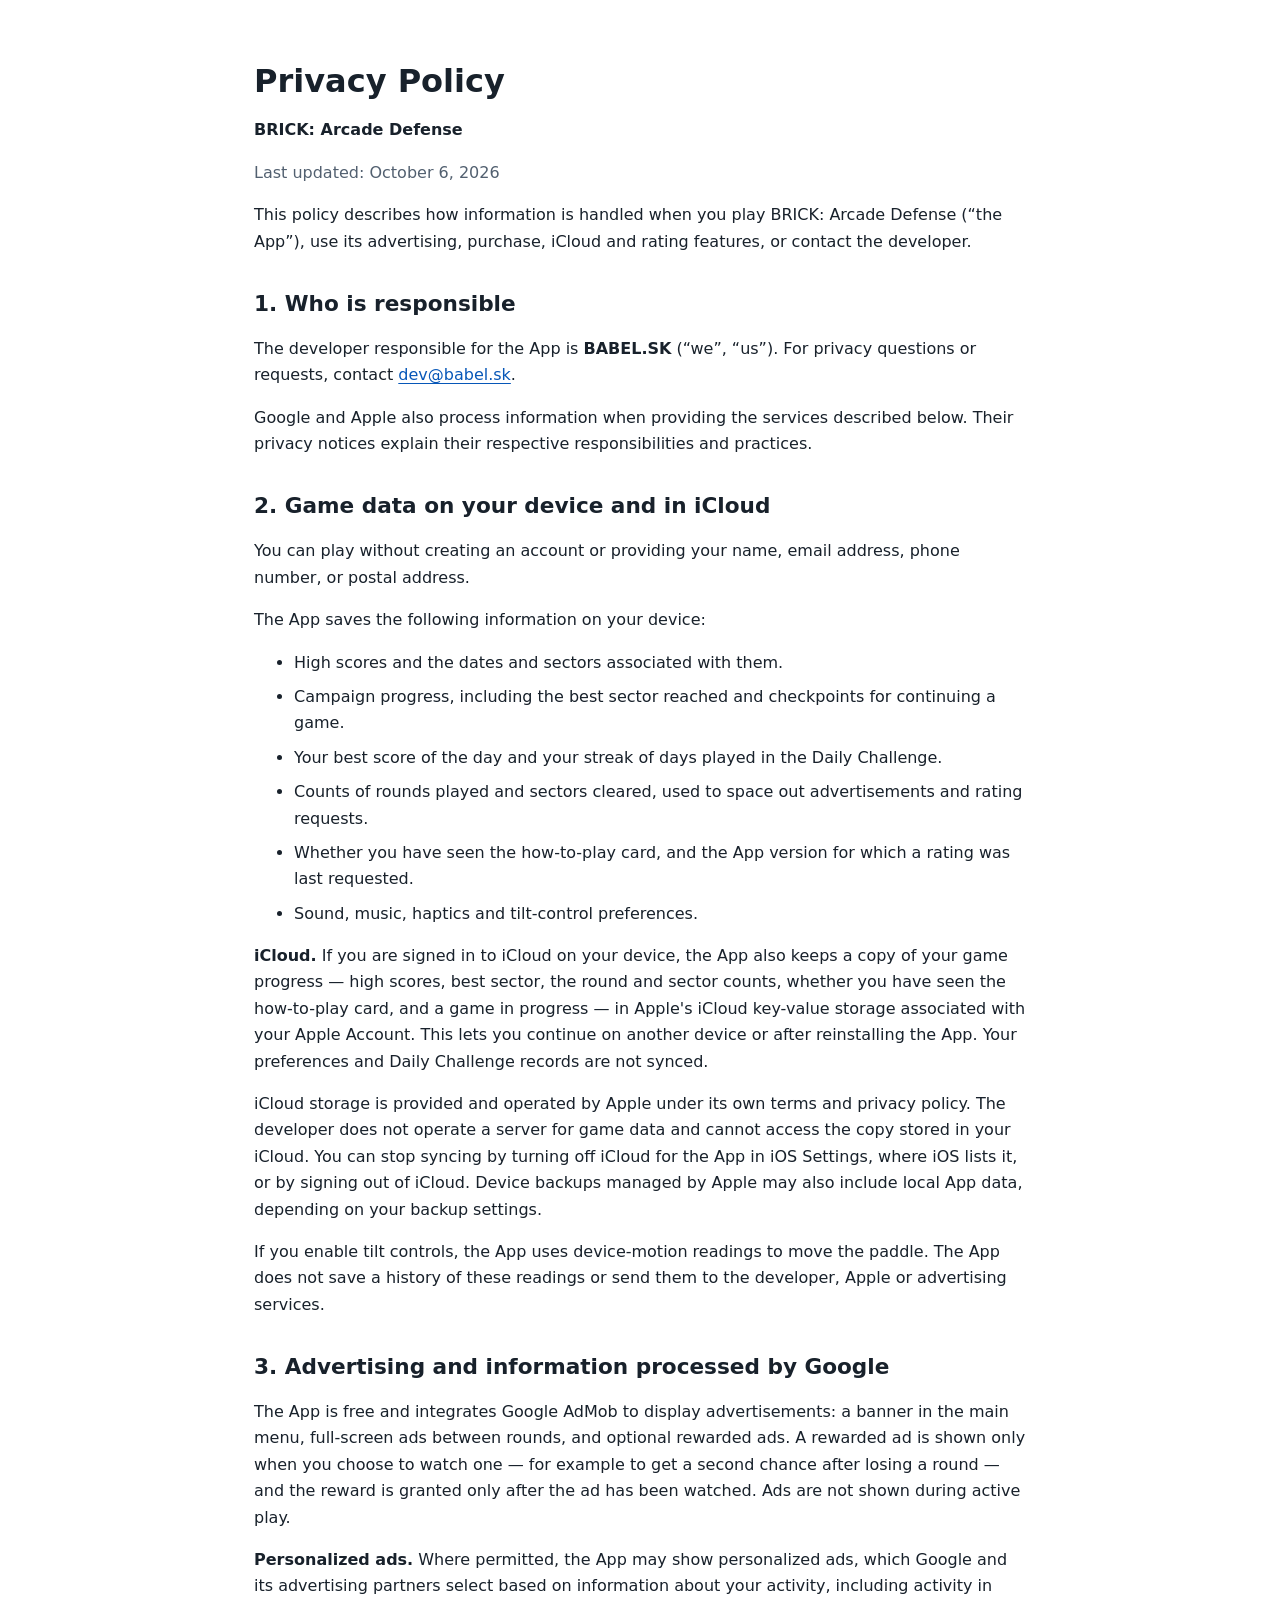
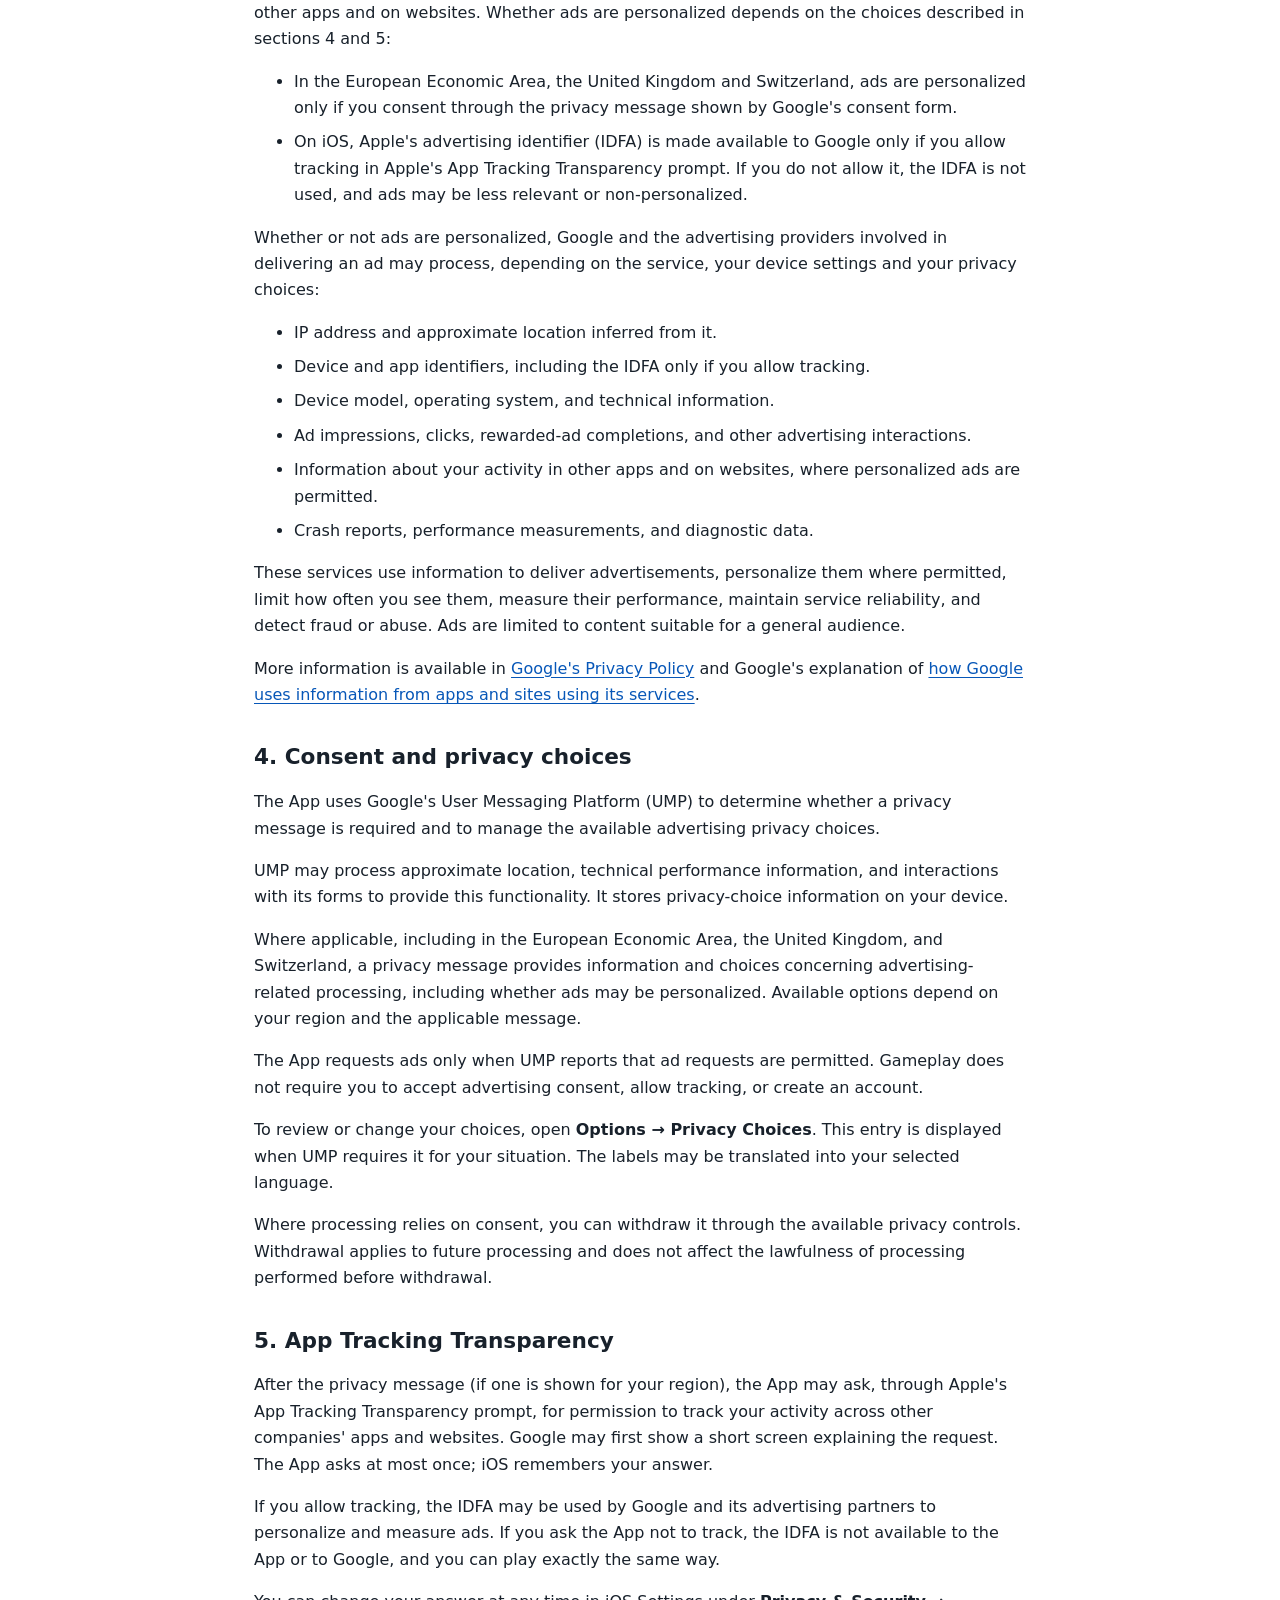
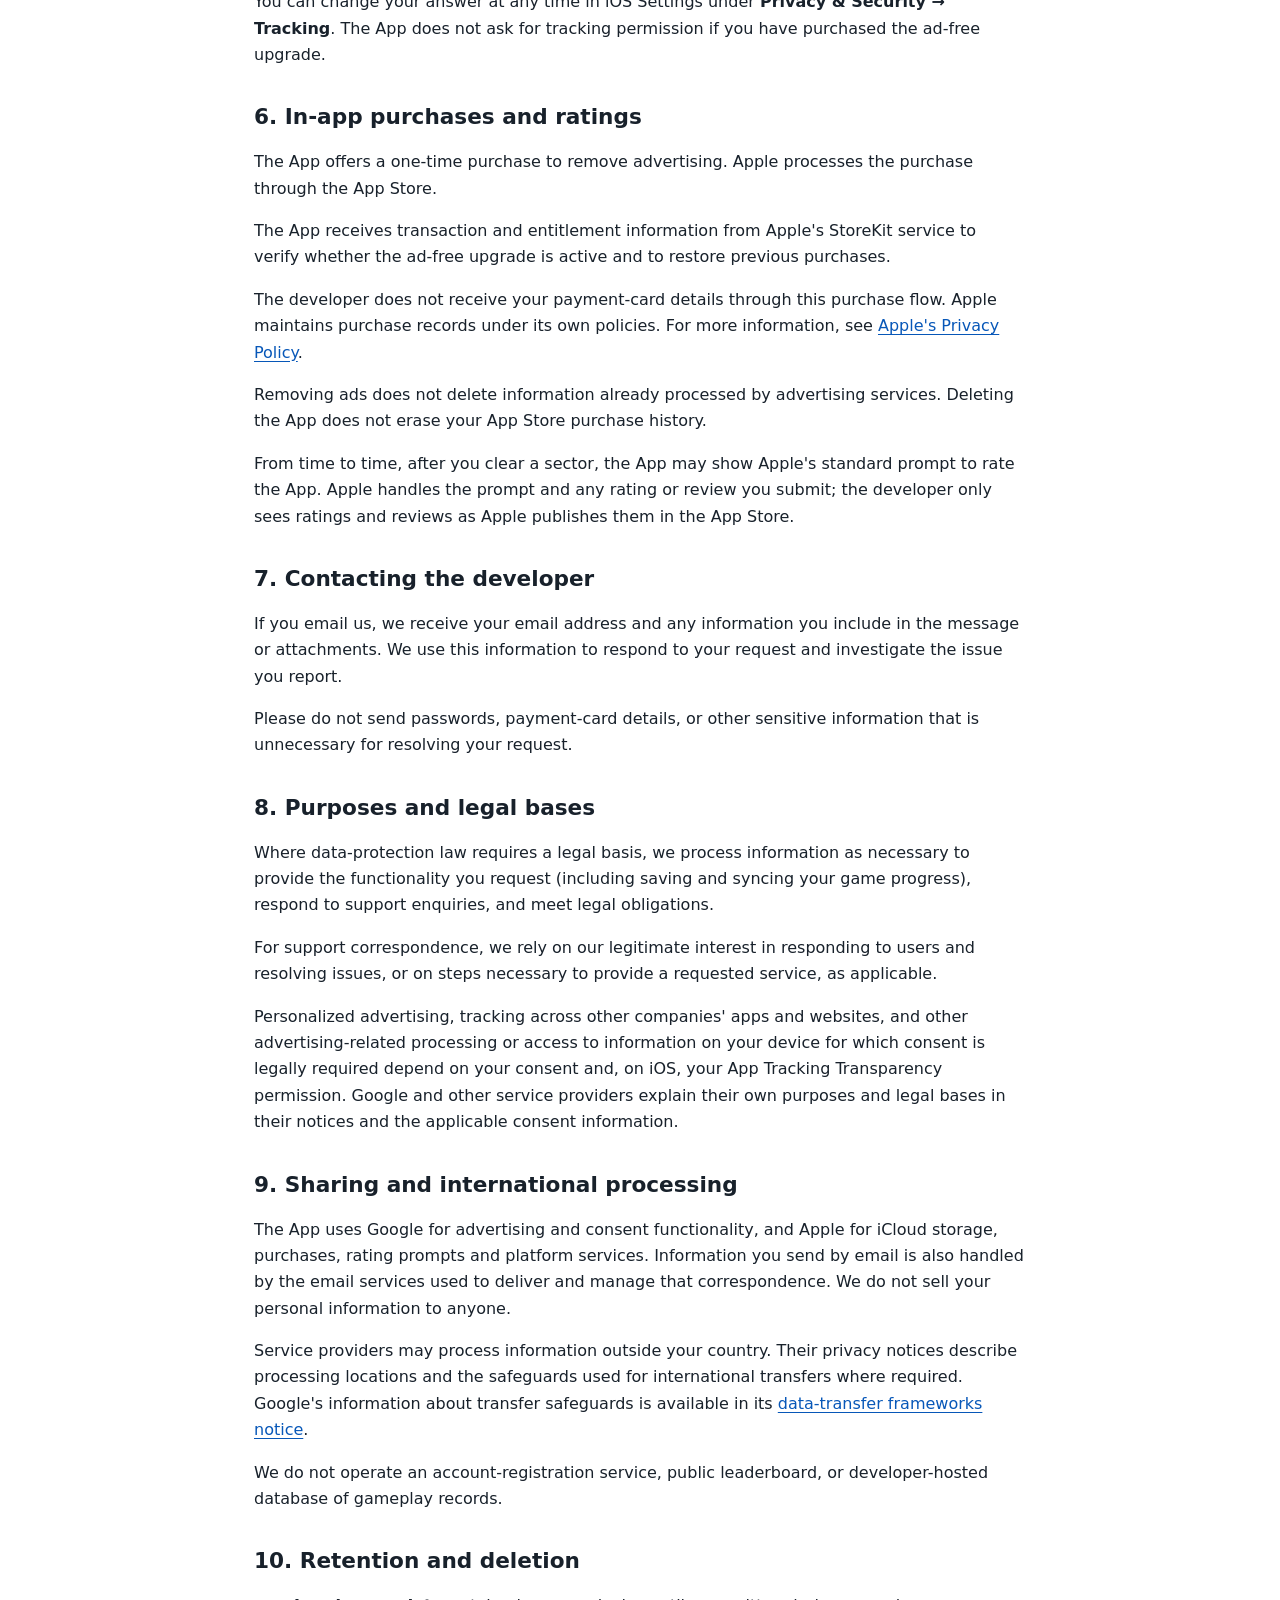
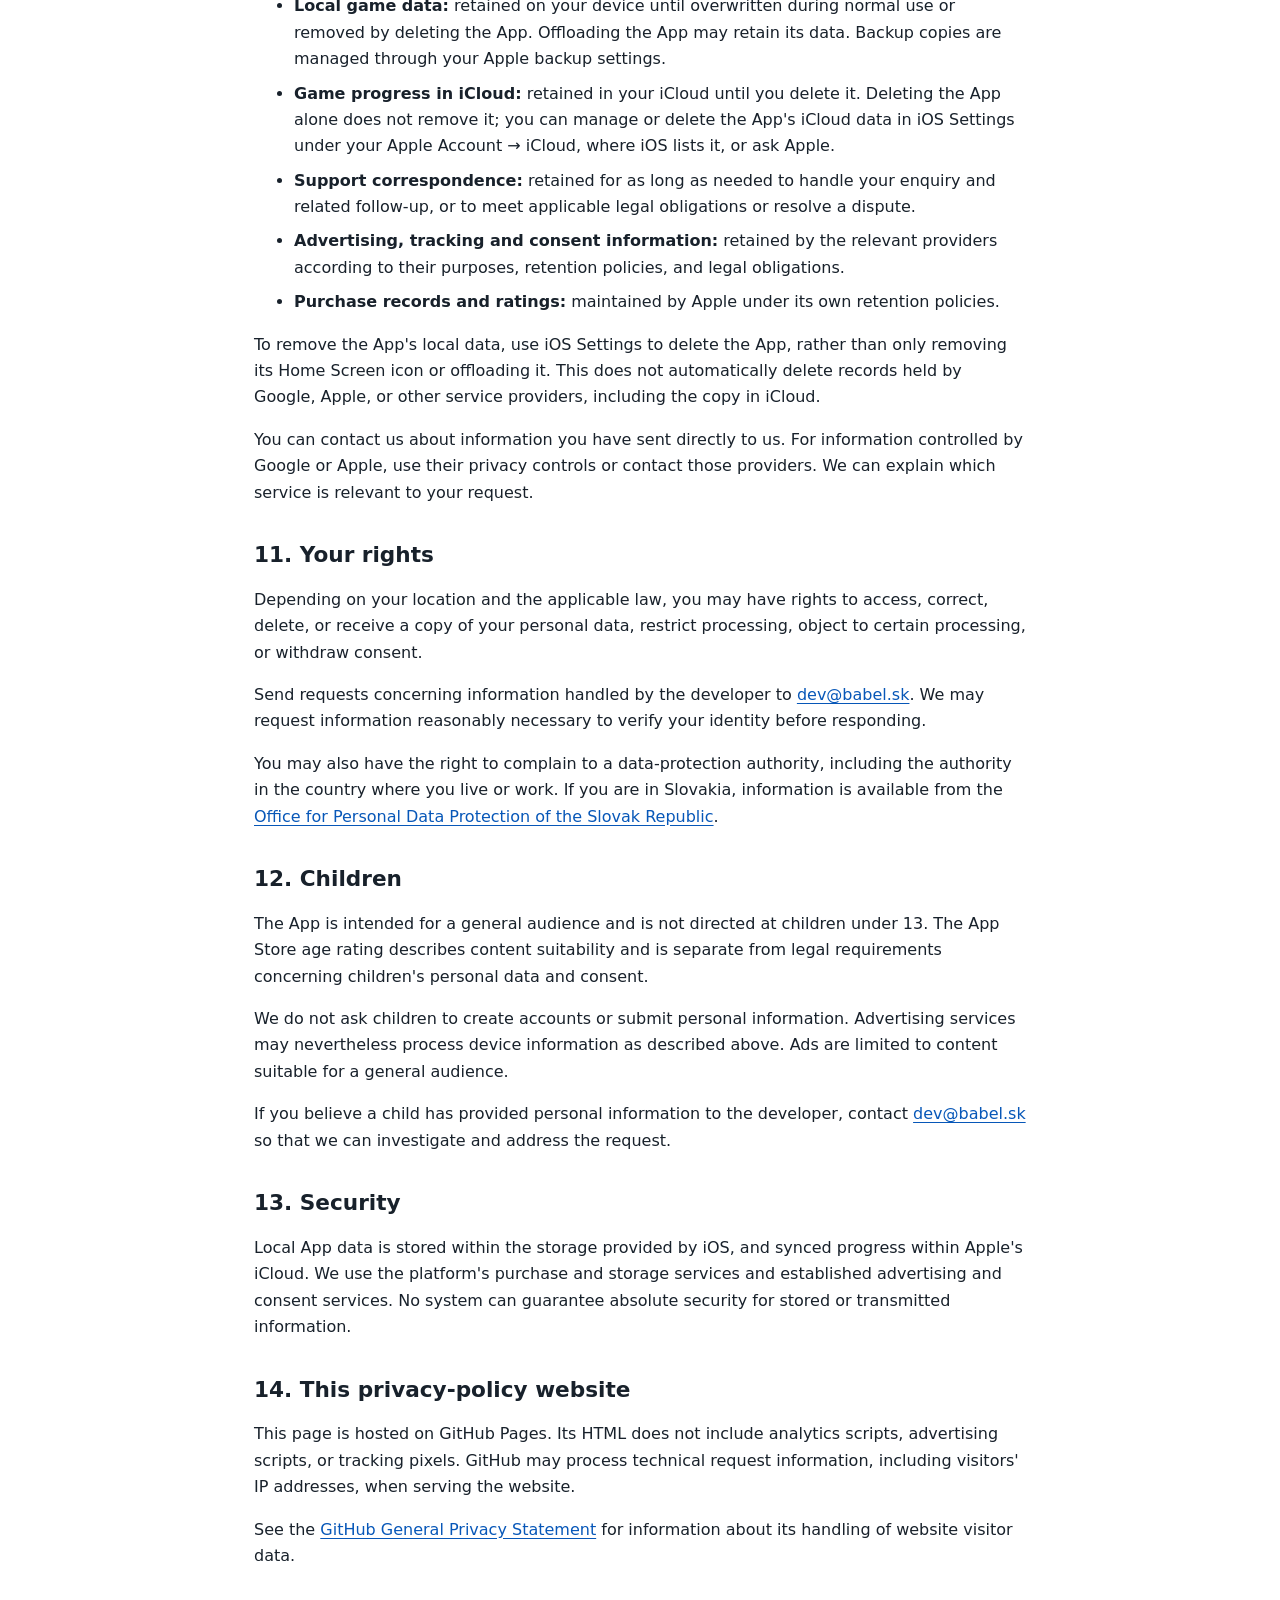
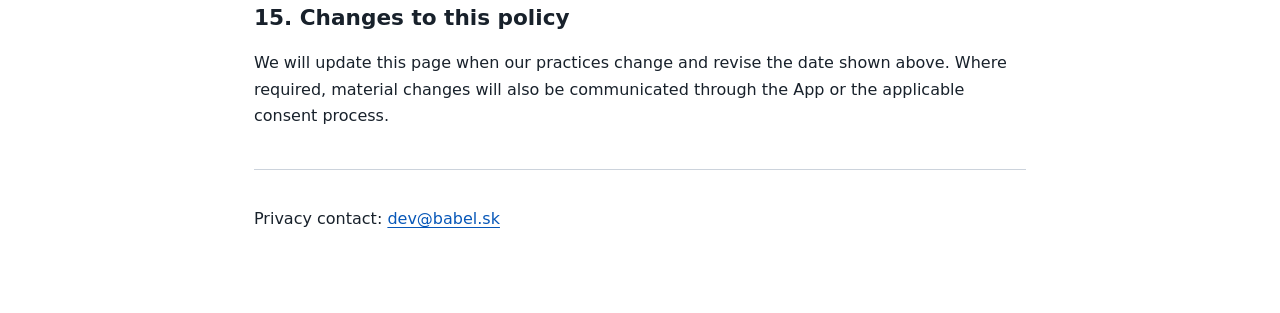
<file: index.html>
<!DOCTYPE html>
  <html lang="en">
  <head>
      <meta charset="UTF-8">
      <meta name="viewport" content="width=device-width, initial-scale=1">
      <meta name="color-scheme" content="light dark">
      <meta
          name="description"
          content="Privacy Policy for BRICK: Arcade Defense."
      >
      <title>Privacy Policy — BRICK: Arcade Defense</title>

      <style>
          :root {
              color-scheme: light dark;
              font-family: system-ui, -apple-system, BlinkMacSystemFont,
                  "Segoe UI", sans-serif;
              line-height: 1.65;
              background: #ffffff;
              color: #18212b;
          }

          * {
              box-sizing: border-box;
          }

          body {
              margin: 0;
          }

          main {
              max-width: 820px;
              margin: 0 auto;
              padding: 40px 24px 64px;
          }

          h1, h2 {
              line-height: 1.25;
          }

          h1 {
              margin-bottom: 12px;
              font-size: 2rem;
          }

          h2 {
              margin-top: 36px;
              font-size: 1.35rem;
          }

          p, li {
              overflow-wrap: anywhere;
          }

          li + li {
              margin-top: 8px;
          }

          a {
              color: #0757b8;
              text-underline-offset: 3px;
          }

          a:focus-visible {
              outline: 3px solid currentColor;
              outline-offset: 4px;
          }

          .updated {
              color: #526070;
          }

          footer {
              margin-top: 40px;
              padding-top: 20px;
              border-top: 1px solid #ccd3dc;
          }

          @media (prefers-color-scheme: dark) {
              :root {
                  background: #101820;
                  color: #edf2f7;
              }

              a {
                  color: #8bc8ff;
              }

              .updated {
                  color: #b5c1ce;
              }

              footer {
                  border-color: #42505f;
              }
          }
      </style>
  </head>
  <body>
  <main>
      <header>
          <h1>Privacy Policy</h1>
          <p><strong>BRICK: Arcade Defense</strong></p>
          <p class="updated">
              Last updated:
              <time datetime="2026-10-06">October 6, 2026</time>
          </p>
      </header>

      <p>
          This policy describes how information is handled when you play
          BRICK: Arcade Defense (“the App”), use its advertising, purchase,
          iCloud and rating features, or contact the developer.
      </p>

      <h2>1. Who is responsible</h2>

      <p>
          The developer responsible for the App is
          <strong>BABEL.SK</strong>
          (“we”, “us”).
          For privacy questions or requests, contact
          <a href="mailto:dev@babel.sk">dev@babel.sk</a>.
      </p>

      <p>
          Google and Apple also process information when providing the services
          described below. Their privacy notices explain their respective
          responsibilities and practices.
      </p>

      <h2>2. Game data on your device and in iCloud</h2>

      <p>
          You can play without creating an account or providing your name,
          email address, phone number, or postal address.
      </p>

      <p>The App saves the following information on your device:</p>

      <ul>
          <li>High scores and the dates and sectors associated with them.</li>
          <li>Campaign progress, including the best sector reached and checkpoints for continuing a game.</li>
          <li>Your best score of the day and your streak of days played in the Daily Challenge.</li>
          <li>Counts of rounds played and sectors cleared, used to space out advertisements and rating requests.</li>
          <li>Whether you have seen the how-to-play card, and the App version for which a rating was last requested.</li>
          <li>Sound, music, haptics and tilt-control preferences.</li>
      </ul>

      <p>
          <strong>iCloud.</strong> If you are signed in to iCloud on your device,
          the App also keeps a copy of your game progress — high scores, best
          sector, the round and sector counts, whether you have seen the
          how-to-play card, and a game in progress — in Apple's iCloud
          key-value storage associated with your Apple Account. This lets you
          continue on another device or after reinstalling the App. Your
          preferences and Daily Challenge records are not synced.
      </p>

      <p>
          iCloud storage is provided and operated by Apple under its own
          terms and privacy policy. The developer does not operate a server
          for game data and cannot access the copy stored in your iCloud.
          You can stop syncing by turning off iCloud for the App in iOS
          Settings, where iOS lists it, or by signing out of iCloud. Device
          backups managed by Apple may also include local App data, depending
          on your backup settings.
      </p>

      <p>
          If you enable tilt controls, the App uses device-motion readings
          to move the paddle. The App does not save a history of these readings
          or send them to the developer, Apple or advertising services.
      </p>

      <h2>3. Advertising and information processed by Google</h2>

      <p>
          The App is free and integrates Google AdMob to display advertisements:
          a banner in the main menu, full-screen ads between rounds, and
          optional rewarded ads. A rewarded ad is shown only when you choose
          to watch one — for example to get a second chance after losing
          a round — and the reward is granted only after the ad has been
          watched. Ads are not shown during active play.
      </p>

      <p>
          <strong>Personalized ads.</strong> Where permitted, the App may show
          personalized ads, which Google and its advertising partners select
          based on information about your activity, including activity in
          other apps and on websites. Whether ads are personalized depends on
          the choices described in sections 4 and 5:
      </p>

      <ul>
          <li>
              In the European Economic Area, the United Kingdom and
              Switzerland, ads are personalized only if you consent through
              the privacy message shown by Google's consent form.
          </li>
          <li>
              On iOS, Apple's advertising identifier (IDFA) is made available
              to Google only if you allow tracking in Apple's App Tracking
              Transparency prompt. If you do not allow it, the IDFA is not
              used, and ads may be less relevant or non-personalized.
          </li>
      </ul>

      <p>
          Whether or not ads are personalized, Google and the advertising
          providers involved in delivering an ad may process, depending on the
          service, your device settings and your privacy choices:
      </p>

      <ul>
          <li>IP address and approximate location inferred from it.</li>
          <li>Device and app identifiers, including the IDFA only if you allow tracking.</li>
          <li>Device model, operating system, and technical information.</li>
          <li>Ad impressions, clicks, rewarded-ad completions, and other advertising interactions.</li>
          <li>Information about your activity in other apps and on websites, where personalized ads are permitted.</li>
          <li>Crash reports, performance measurements, and diagnostic data.</li>
      </ul>

      <p>
          These services use information to deliver advertisements,
          personalize them where permitted, limit how often you see them,
          measure their performance, maintain service reliability, and detect
          fraud or abuse. Ads are limited to content suitable for a general
          audience.
      </p>

      <p>
          More information is available in
          <a href="https://policies.google.com/privacy">Google's Privacy Policy</a>
          and Google's explanation of
          <a href="https://policies.google.com/technologies/partner-sites">
              how Google uses information from apps and sites using its services</a>.
      </p>

      <h2>4. Consent and privacy choices</h2>

      <p>
          The App uses Google's User Messaging Platform (UMP) to determine
          whether a privacy message is required and to manage the available
          advertising privacy choices.
      </p>

      <p>
          UMP may process approximate location, technical performance
          information, and interactions with its forms to provide this
          functionality. It stores privacy-choice information on your device.
      </p>

      <p>
          Where applicable, including in the European Economic Area,
          the United Kingdom, and Switzerland, a privacy message provides
          information and choices concerning advertising-related processing,
          including whether ads may be personalized. Available options depend
          on your region and the applicable message.
      </p>

      <p>
          The App requests ads only when UMP reports that ad requests are
          permitted. Gameplay does not require you to accept advertising
          consent, allow tracking, or create an account.
      </p>

      <p>
          To review or change your choices, open
          <strong>Options → Privacy Choices</strong>.
          This entry is displayed when UMP requires it for your situation.
          The labels may be translated into your selected language.
      </p>

      <p>
          Where processing relies on consent, you can withdraw it through
          the available privacy controls. Withdrawal applies to future
          processing and does not affect the lawfulness of processing
          performed before withdrawal.
      </p>

      <h2>5. App Tracking Transparency</h2>

      <p>
          After the privacy message (if one is shown for your region), the App
          may ask, through Apple's App Tracking Transparency prompt, for
          permission to track your activity across other companies' apps and
          websites. Google may first show a short screen explaining the
          request. The App asks at most once; iOS remembers your answer.
      </p>

      <p>
          If you allow tracking, the IDFA may be used by Google and its
          advertising partners to personalize and measure ads. If you ask the
          App not to track, the IDFA is not available to the App or to Google,
          and you can play exactly the same way.
      </p>

      <p>
          You can change your answer at any time in iOS Settings under
          <strong>Privacy &amp; Security → Tracking</strong>.
          The App does not ask for tracking permission if you have purchased
          the ad-free upgrade.
      </p>

      <h2>6. In-app purchases and ratings</h2>

      <p>
          The App offers a one-time purchase to remove advertising.
          Apple processes the purchase through the App Store.
      </p>

      <p>
          The App receives transaction and entitlement information from
          Apple's StoreKit service to verify whether the ad-free upgrade
          is active and to restore previous purchases.
      </p>

      <p>
          The developer does not receive your payment-card details through
          this purchase flow. Apple maintains purchase records under its
          own policies. For more information, see
          <a href="https://www.apple.com/legal/privacy/">
              Apple's Privacy Policy</a>.
      </p>

      <p>
          Removing ads does not delete information already processed by
          advertising services. Deleting the App does not erase your
          App Store purchase history.
      </p>

      <p>
          From time to time, after you clear a sector, the App may show
          Apple's standard prompt to rate the App. Apple handles the prompt
          and any rating or review you submit; the developer only sees
          ratings and reviews as Apple publishes them in the App Store.
      </p>

      <h2>7. Contacting the developer</h2>

      <p>
          If you email us, we receive your email address and any information
          you include in the message or attachments. We use this information
          to respond to your request and investigate the issue you report.
      </p>

      <p>
          Please do not send passwords, payment-card details, or other
          sensitive information that is unnecessary for resolving your request.
      </p>

      <h2>8. Purposes and legal bases</h2>

      <p>
          Where data-protection law requires a legal basis, we process
          information as necessary to provide the functionality you request
          (including saving and syncing your game progress), respond to
          support enquiries, and meet legal obligations.
      </p>

      <p>
          For support correspondence, we rely on our legitimate interest
          in responding to users and resolving issues, or on steps necessary
          to provide a requested service, as applicable.
      </p>

      <p>
          Personalized advertising, tracking across other companies' apps and
          websites, and other advertising-related processing or access to
          information on your device for which consent is legally required
          depend on your consent and, on iOS, your App Tracking Transparency
          permission. Google and other service providers explain their own
          purposes and legal bases in their notices and the applicable
          consent information.
      </p>

      <h2>9. Sharing and international processing</h2>

      <p>
          The App uses Google for advertising and consent functionality,
          and Apple for iCloud storage, purchases, rating prompts and platform
          services. Information you send by email is also handled by the email
          services used to deliver and manage that correspondence. We do not
          sell your personal information to anyone.
      </p>

      <p>
          Service providers may process information outside your country.
          Their privacy notices describe processing locations and the
          safeguards used for international transfers where required.
          Google's information about transfer safeguards is available in its
          <a href="https://policies.google.com/privacy/frameworks">
              data-transfer frameworks notice</a>.
      </p>

      <p>
          We do not operate an account-registration service, public
          leaderboard, or developer-hosted database of gameplay records.
      </p>

      <h2>10. Retention and deletion</h2>

      <ul>
          <li>
              <strong>Local game data:</strong>
              retained on your device until overwritten during normal use
              or removed by deleting the App. Offloading the App may retain
              its data. Backup copies are managed through your Apple
              backup settings.
          </li>
          <li>
              <strong>Game progress in iCloud:</strong>
              retained in your iCloud until you delete it. Deleting the App
              alone does not remove it; you can manage or delete the App's
              iCloud data in iOS Settings under your Apple Account → iCloud,
              where iOS lists it, or ask Apple.
          </li>
          <li>
              <strong>Support correspondence:</strong>
              retained for as long as needed to handle your enquiry and
              related follow-up, or to meet applicable legal obligations
              or resolve a dispute.
          </li>
          <li>
              <strong>Advertising, tracking and consent information:</strong>
              retained by the relevant providers according to their
              purposes, retention policies, and legal obligations.
          </li>
          <li>
              <strong>Purchase records and ratings:</strong>
              maintained by Apple under its own retention policies.
          </li>
      </ul>

      <p>
          To remove the App's local data, use iOS Settings to delete the App,
          rather than only removing its Home Screen icon or offloading it.
          This does not automatically delete records held by Google,
          Apple, or other service providers, including the copy in iCloud.
      </p>

      <p>
          You can contact us about information you have sent directly to us.
          For information controlled by Google or Apple, use their privacy
          controls or contact those providers. We can explain which service
          is relevant to your request.
      </p>

      <h2>11. Your rights</h2>

      <p>
          Depending on your location and the applicable law, you may have
          rights to access, correct, delete, or receive a copy of your
          personal data, restrict processing, object to certain processing,
          or withdraw consent.
      </p>

      <p>
          Send requests concerning information handled by the developer to
          <a href="mailto:dev@babel.sk">dev@babel.sk</a>.
          We may request information reasonably necessary to verify your
          identity before responding.
      </p>

      <p>
          You may also have the right to complain to a data-protection
          authority, including the authority in the country where you live
          or work. If you are in Slovakia, information is available from the
          <a href="https://dataprotection.gov.sk/">
              Office for Personal Data Protection of the Slovak Republic</a>.
      </p>

      <h2>12. Children</h2>

      <p>
          The App is intended for a general audience and is not directed at
          children under 13. The App Store age rating describes content
          suitability and is separate from legal requirements concerning
          children's personal data and consent.
      </p>

      <p>
          We do not ask children to create accounts or submit personal
          information. Advertising services may nevertheless process device
          information as described above. Ads are limited to content suitable
          for a general audience.
      </p>

      <p>
          If you believe a child has provided personal information to the
          developer, contact
          <a href="mailto:dev@babel.sk">dev@babel.sk</a>
          so that we can investigate and address the request.
      </p>

      <h2>13. Security</h2>

      <p>
          Local App data is stored within the storage provided by iOS, and
          synced progress within Apple's iCloud. We use the platform's purchase
          and storage services and established advertising and consent
          services. No system can guarantee absolute security for stored or
          transmitted information.
      </p>

      <h2>14. This privacy-policy website</h2>

      <p>
          This page is hosted on GitHub Pages. Its HTML does not include
          analytics scripts, advertising scripts, or tracking pixels.
          GitHub may process technical request information, including
          visitors' IP addresses, when serving the website.
      </p>

      <p>
          See the
          <a href="https://docs.github.com/en/site-policy/privacy-policies/github-general-privacy-statement">
              GitHub General Privacy Statement</a>
          for information about its handling of website visitor data.
      </p>

      <h2>15. Changes to this policy</h2>

      <p>
          We will update this page when our practices change and revise
          the date shown above. Where required, material changes will also
          be communicated through the App or the applicable consent process.
      </p>

      <footer>
          <p>
              Privacy contact:
              <a href="mailto:dev@babel.sk">dev@babel.sk</a>
          </p>
      </footer>
  </main>
  </body>
  </html>
</file>
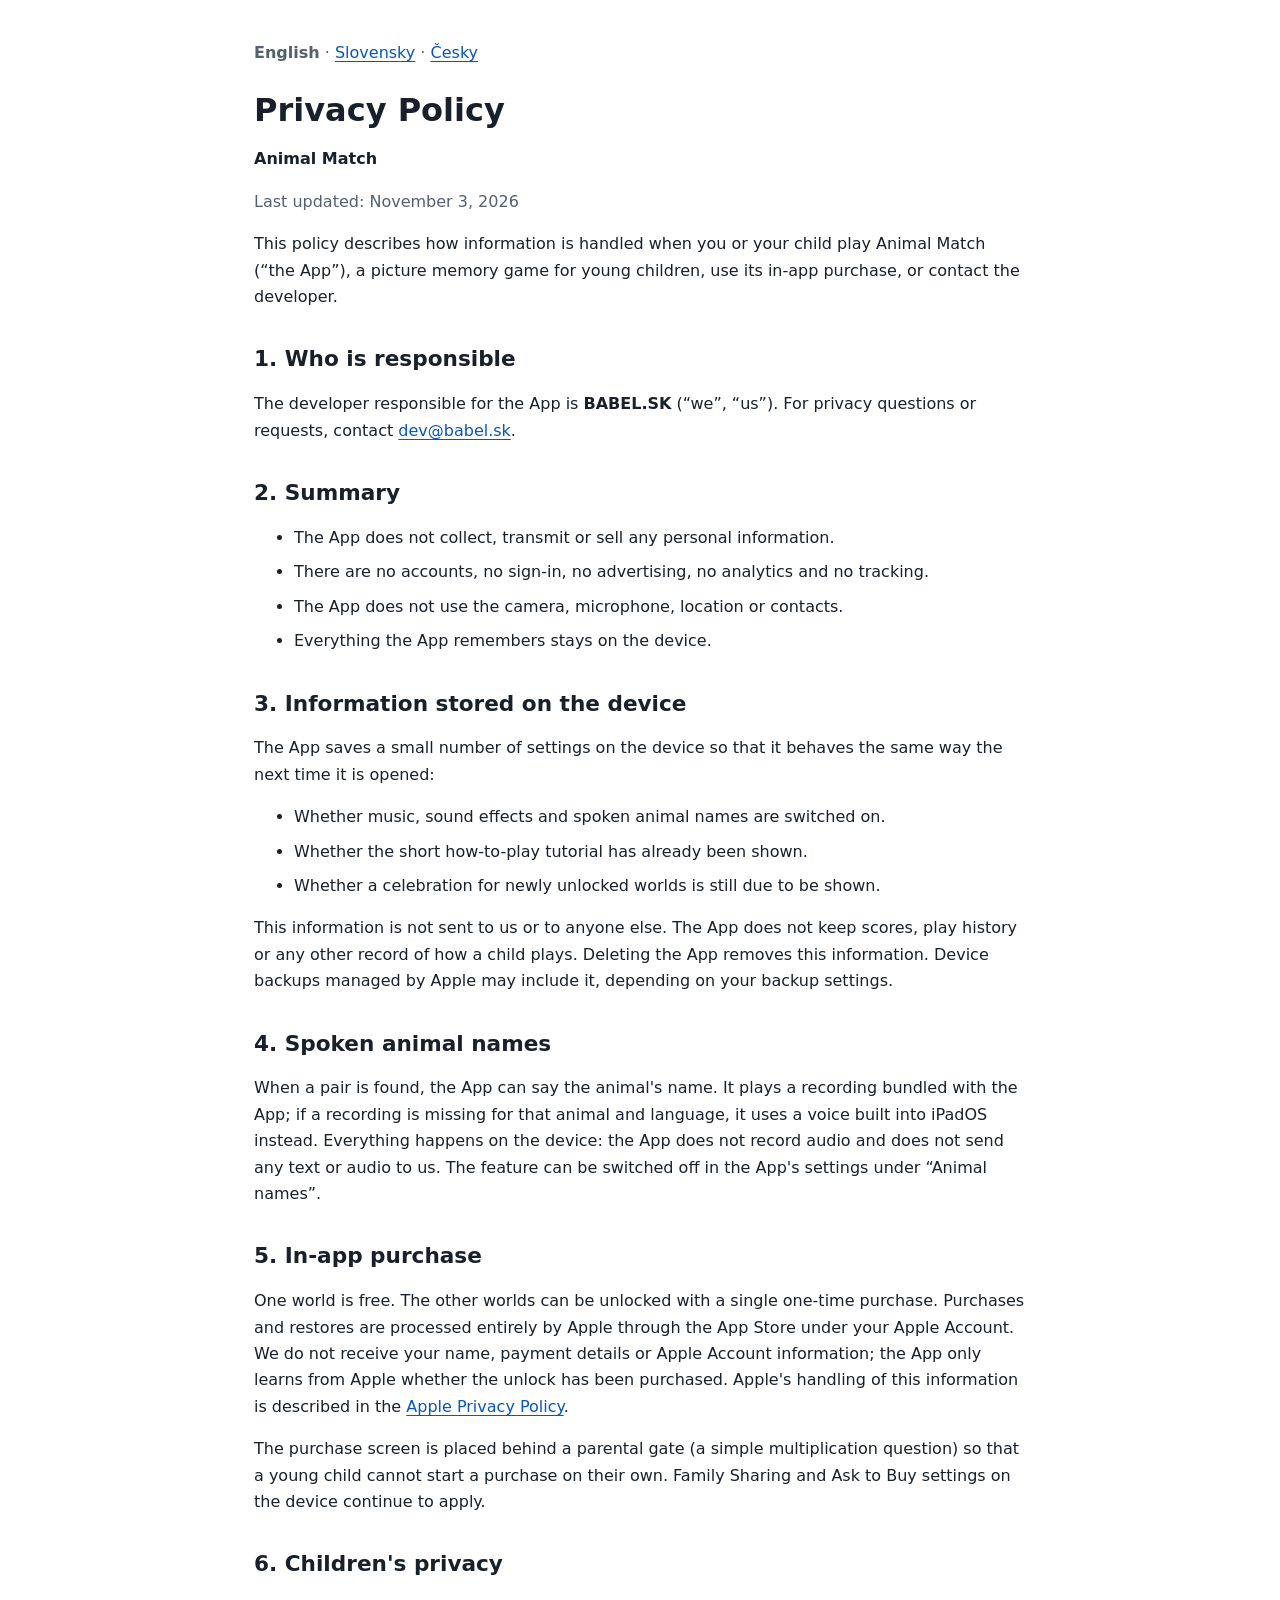
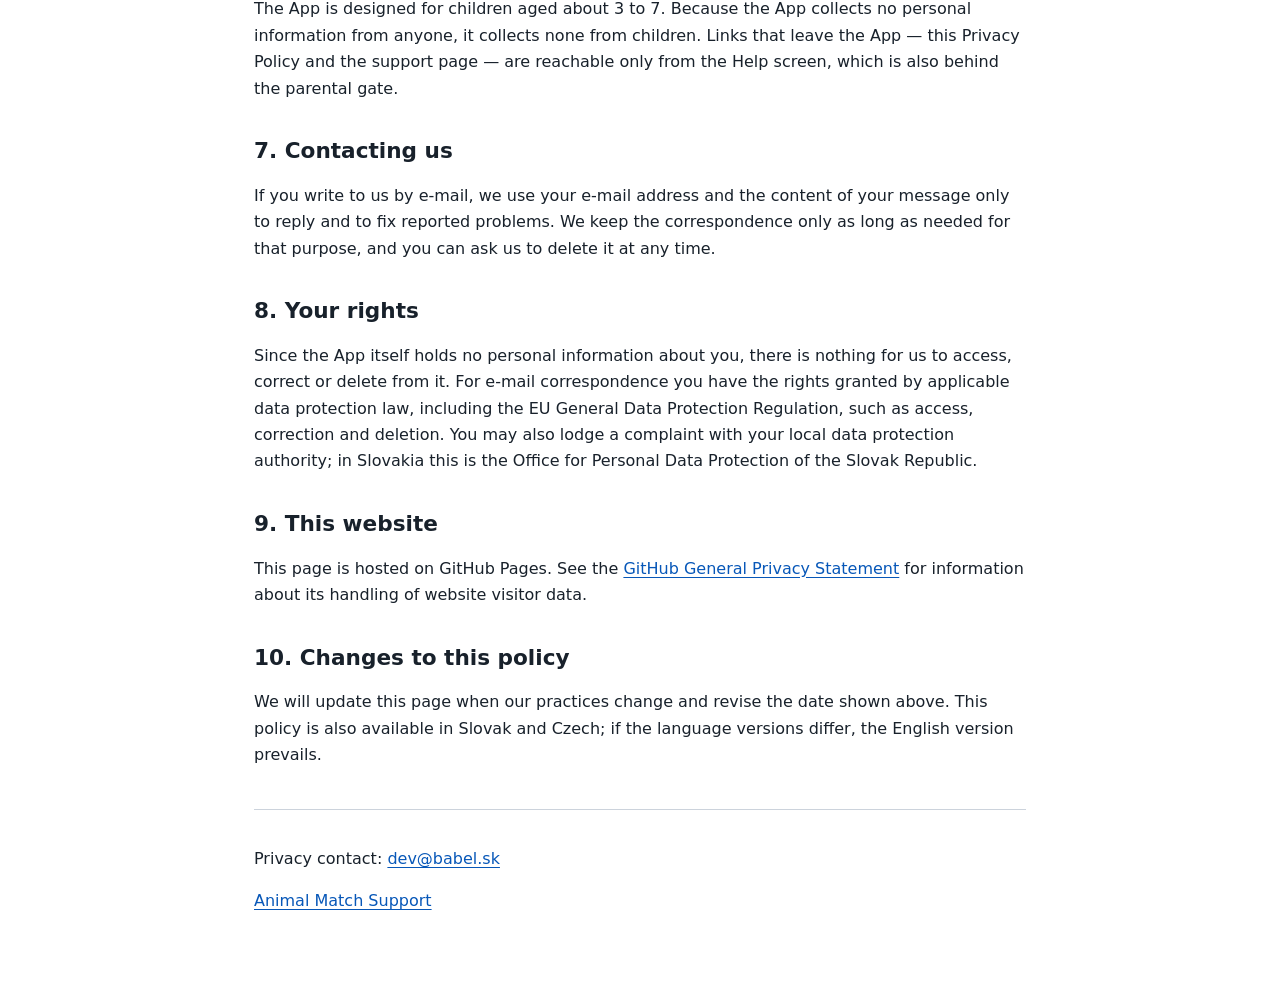
<file: AnimalMatch/index.html>
<!DOCTYPE html>
<html lang="en">
<head>
    <meta charset="UTF-8">
    <meta name="viewport" content="width=device-width, initial-scale=1">
    <meta name="color-scheme" content="light dark">
    <meta name="description" content="Privacy Policy for Animal Match, a memory game for young children.">
    <title>Privacy Policy — Animal Match</title>
      <style>
          :root {
              color-scheme: light dark;
              font-family: system-ui, -apple-system, BlinkMacSystemFont,
                  "Segoe UI", sans-serif;
              line-height: 1.65;
              background: #ffffff;
              color: #18212b;
          }

          * {
              box-sizing: border-box;
          }

          body {
              margin: 0;
          }

          main {
              max-width: 820px;
              margin: 0 auto;
              padding: 40px 24px 64px;
          }

          h1, h2 {
              line-height: 1.25;
          }

          h1 {
              margin-bottom: 12px;
              font-size: 2rem;
          }

          h2 {
              margin-top: 36px;
              font-size: 1.35rem;
          }

          p, li {
              overflow-wrap: anywhere;
          }

          li + li {
              margin-top: 8px;
          }

          a {
              color: #0757b8;
              text-underline-offset: 3px;
          }

          a:focus-visible {
              outline: 3px solid currentColor;
              outline-offset: 4px;
          }

          .updated {
              color: #526070;
          }

          .languages {
              margin: 0 0 24px;
              color: #526070;
          }

          footer {
              margin-top: 40px;
              padding-top: 20px;
              border-top: 1px solid #ccd3dc;
          }

          @media (prefers-color-scheme: dark) {
              :root {
                  background: #101820;
                  color: #edf2f7;
              }

              a {
                  color: #8bc8ff;
              }

              .updated, .languages {
                  color: #b5c1ce;
              }

              footer {
                  border-color: #42505f;
              }
          }
      </style>
</head>
<body>
<main>
    <nav class="languages" aria-label="Language">
        <strong>English</strong> ·
        <a href="sk/" hreflang="sk" lang="sk">Slovensky</a> ·
        <a href="cs/" hreflang="cs" lang="cs">Česky</a>
    </nav>

    <header>
        <h1>Privacy Policy</h1>
        <p><strong>Animal Match</strong></p>
        <p class="updated">
            Last updated:
            <time datetime="2026-11-03">November 3, 2026</time>
        </p>
    </header>

    <p>
        This policy describes how information is handled when you or your
        child play Animal Match (“the App”), a picture memory game for
        young children, use its in-app purchase, or contact the developer.
    </p>

    <h2>1. Who is responsible</h2>

    <p>
        The developer responsible for the App is
        <strong>BABEL.SK</strong> (“we”, “us”).
        For privacy questions or requests, contact
        <a href="mailto:dev@babel.sk">dev@babel.sk</a>.
    </p>

    <h2>2. Summary</h2>

    <ul>
        <li>The App does not collect, transmit or sell any personal information.</li>
        <li>There are no accounts, no sign-in, no advertising, no analytics and no tracking.</li>
        <li>The App does not use the camera, microphone, location or contacts.</li>
        <li>Everything the App remembers stays on the device.</li>
    </ul>

    <h2>3. Information stored on the device</h2>

    <p>
        The App saves a small number of settings on the device so that it
        behaves the same way the next time it is opened:
    </p>

    <ul>
        <li>Whether music, sound effects and spoken animal names are switched on.</li>
        <li>Whether the short how-to-play tutorial has already been shown.</li>
        <li>Whether a celebration for newly unlocked worlds is still due to be shown.</li>
    </ul>

    <p>
        This information is not sent to us or to anyone else. The App does
        not keep scores, play history or any other record of how a child
        plays. Deleting the App removes this information. Device backups
        managed by Apple may include it, depending on your backup settings.
    </p>

    <h2>4. Spoken animal names</h2>

    <p>
        When a pair is found, the App can say the animal's name. It plays a
        recording bundled with the App; if a recording is missing for that
        animal and language, it uses a voice built into iPadOS instead.
        Everything happens on the device: the App does not record audio and
        does not send any text or audio to us. The feature can be switched off in the App's settings
        under “Animal names”.
    </p>

    <h2>5. In-app purchase</h2>

    <p>
        One world is free. The other worlds can be unlocked with a single
        one-time purchase. Purchases and restores are processed entirely by
        Apple through the App Store under your Apple Account. We do not
        receive your name, payment details or Apple Account information; the
        App only learns from Apple whether the unlock has been purchased.
        Apple's handling of this information is described in the
        <a href="https://www.apple.com/legal/privacy/">Apple Privacy Policy</a>.
    </p>

    <p>
        The purchase screen is placed behind a parental gate (a simple
        multiplication question) so that a young child cannot start a purchase
        on their own. Family Sharing and Ask to Buy settings on the device
        continue to apply.
    </p>

    <h2>6. Children's privacy</h2>

    <p>
        The App is designed for children aged about 3 to 7. Because the App
        collects no personal information from anyone, it collects none from
        children. Links that leave the App — this Privacy Policy and the
        support page — are reachable only from the Help screen, which is
        also behind the parental gate.
    </p>

    <h2>7. Contacting us</h2>

    <p>
        If you write to us by e-mail, we use your e-mail address and the
        content of your message only to reply and to fix reported problems.
        We keep the correspondence only as long as needed for that purpose,
        and you can ask us to delete it at any time.
    </p>

    <h2>8. Your rights</h2>

    <p>
        Since the App itself holds no personal information about you, there
        is nothing for us to access, correct or delete from it. For e-mail
        correspondence you have the rights granted by applicable data
        protection law, including the EU General Data Protection Regulation,
        such as access, correction and deletion. You may also lodge a
        complaint with your local data protection authority; in Slovakia this
        is the Office for Personal Data Protection of the Slovak Republic.
    </p>

    <h2>9. This website</h2>

    <p>
        This page is hosted on GitHub Pages. See the
        <a href="https://docs.github.com/en/site-policy/privacy-policies/github-general-privacy-statement">
            GitHub General Privacy Statement</a>
        for information about its handling of website visitor data.
    </p>

    <h2>10. Changes to this policy</h2>

    <p>
        We will update this page when our practices change and revise the
        date shown above. This policy is also available in Slovak and Czech;
        if the language versions differ, the English version prevails.
    </p>

    <footer>
        <p>
            Privacy contact:
            <a href="mailto:dev@babel.sk">dev@babel.sk</a>
        </p>
        <p><a href="support/">Animal Match Support</a></p>
    </footer>
</main>
</body>
</html>
</file>
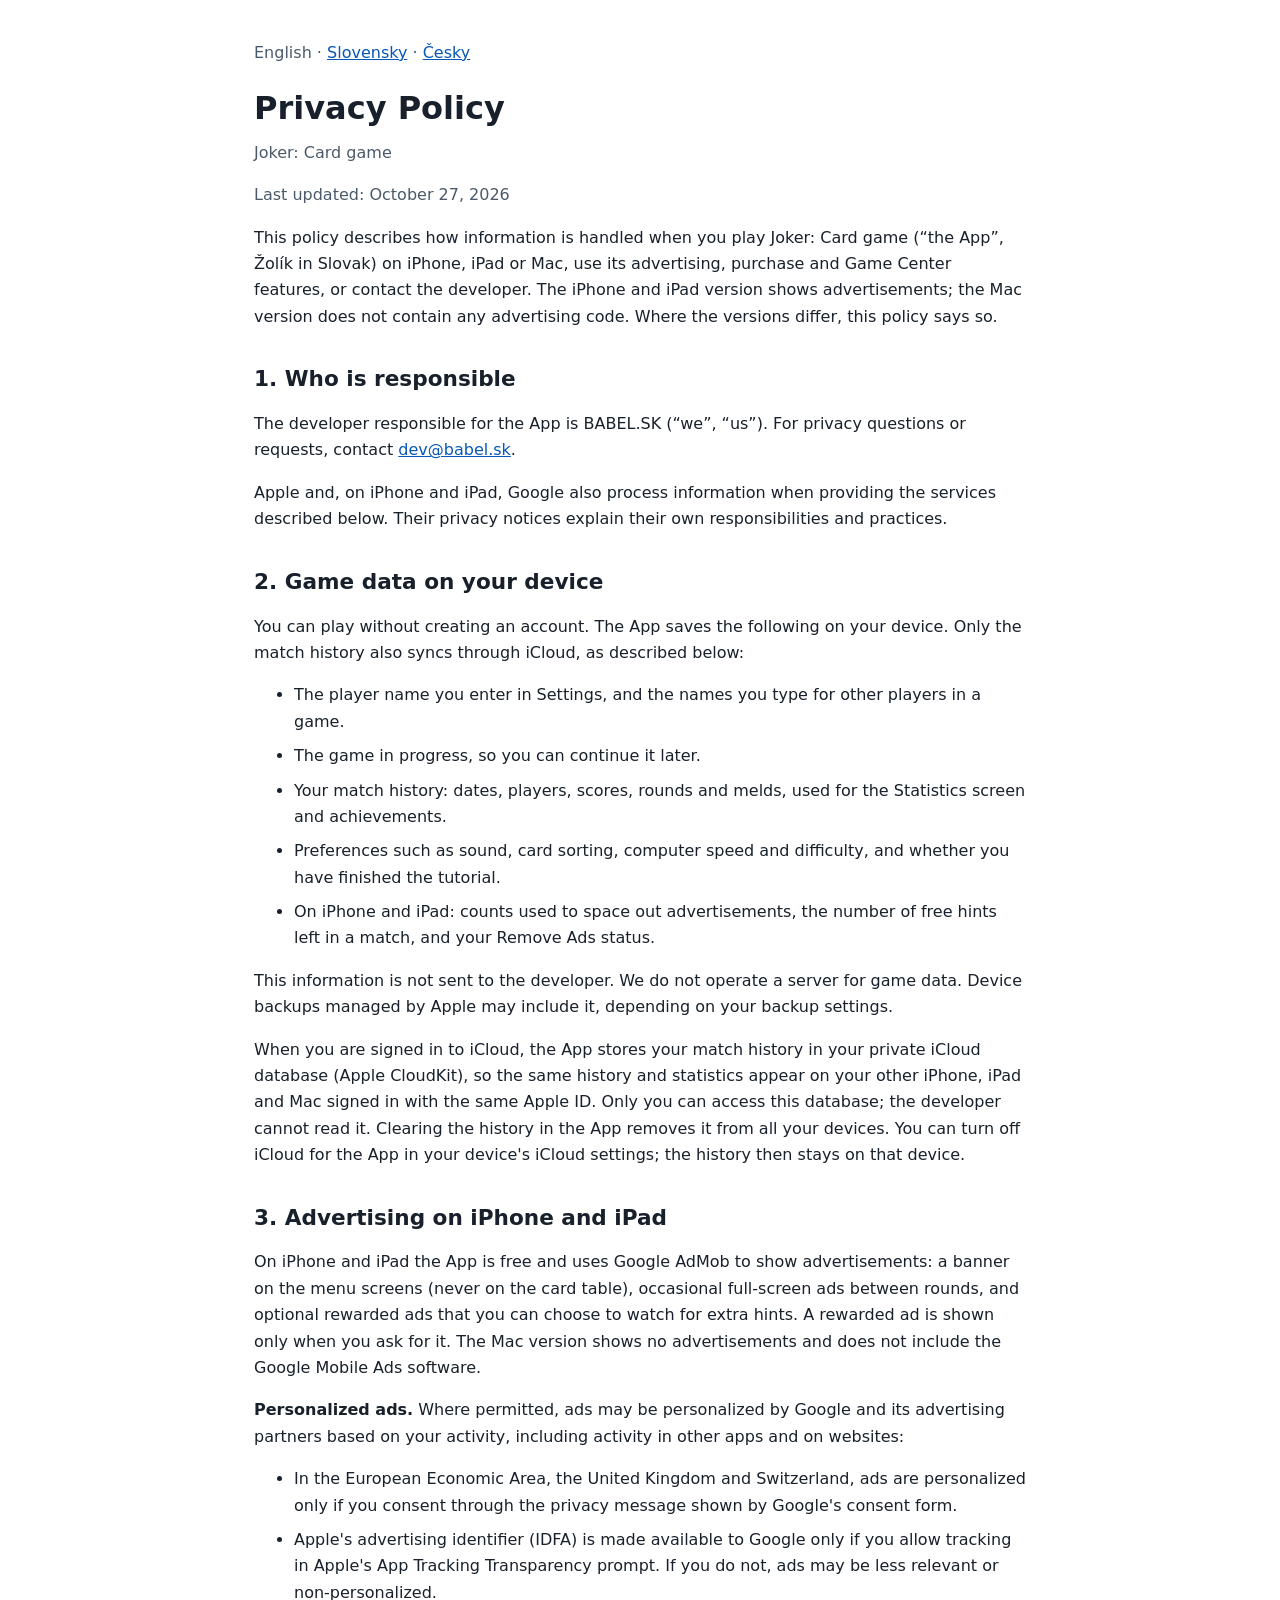
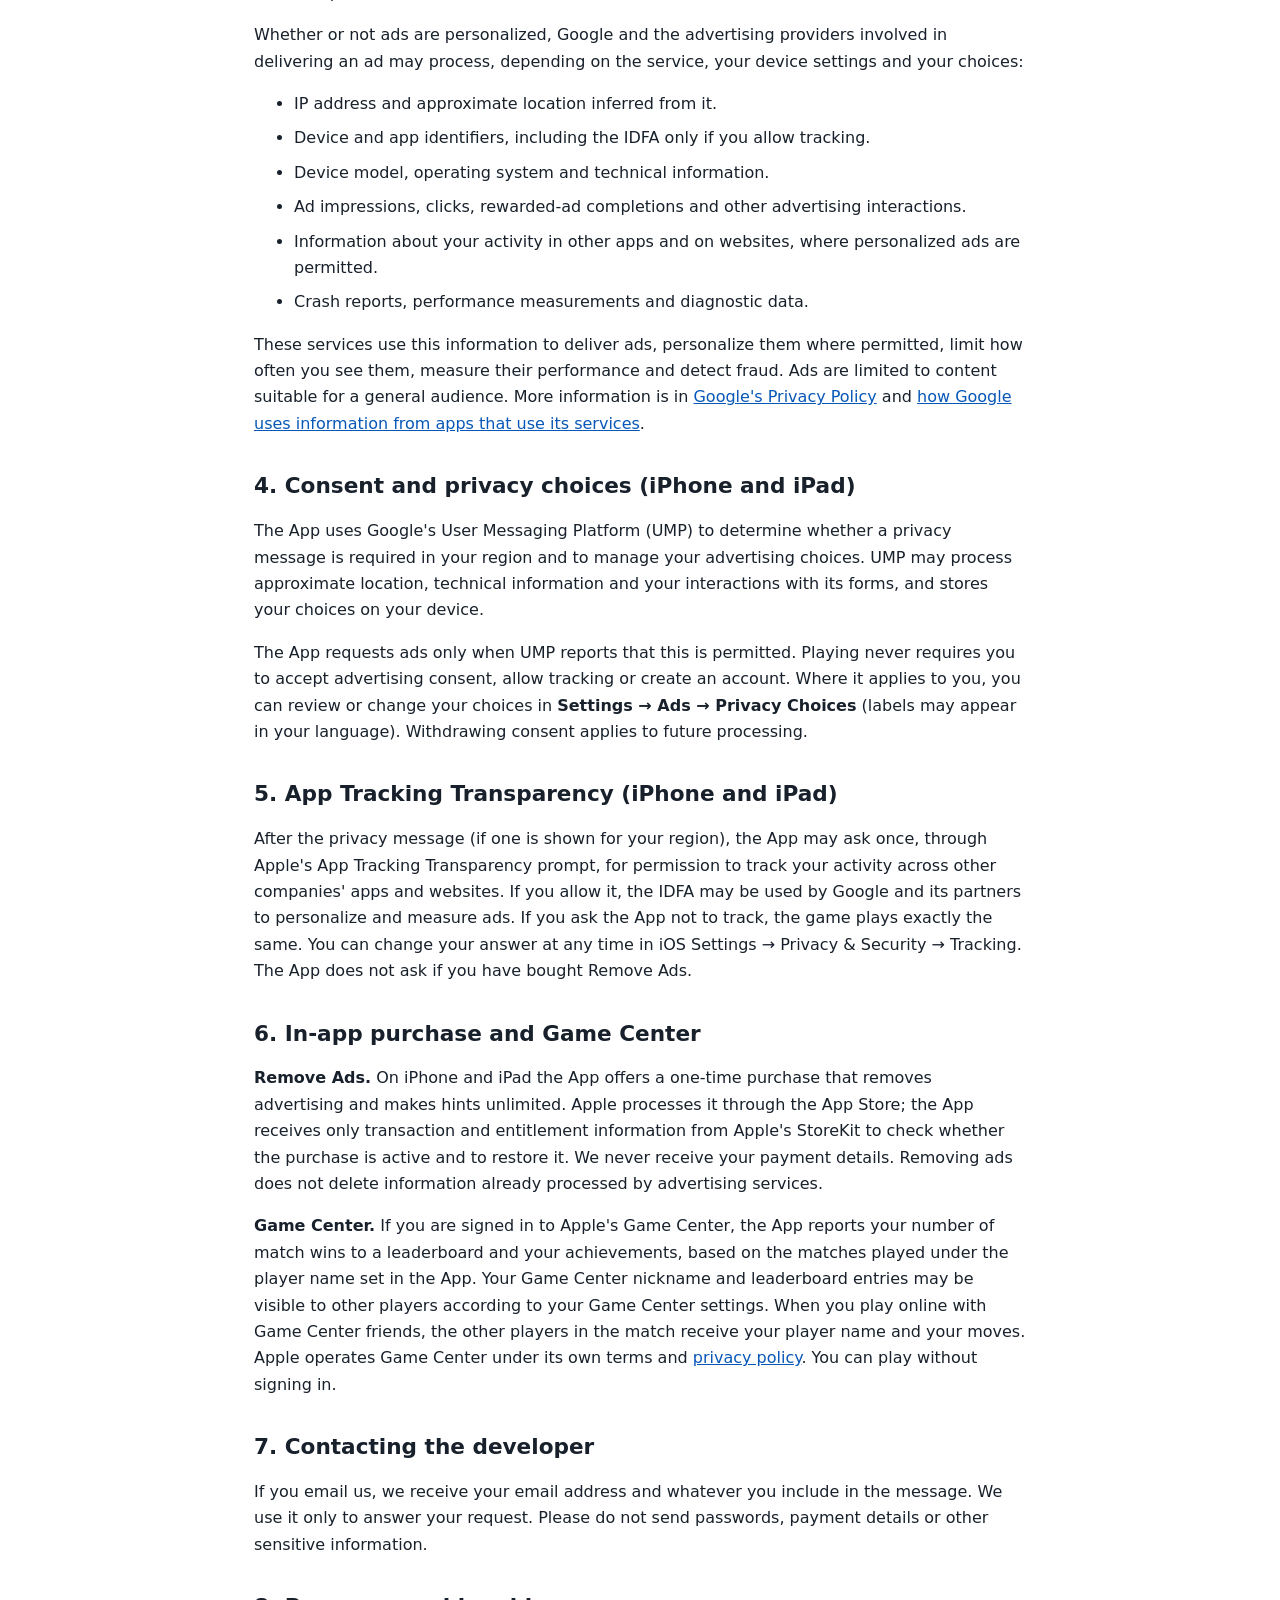
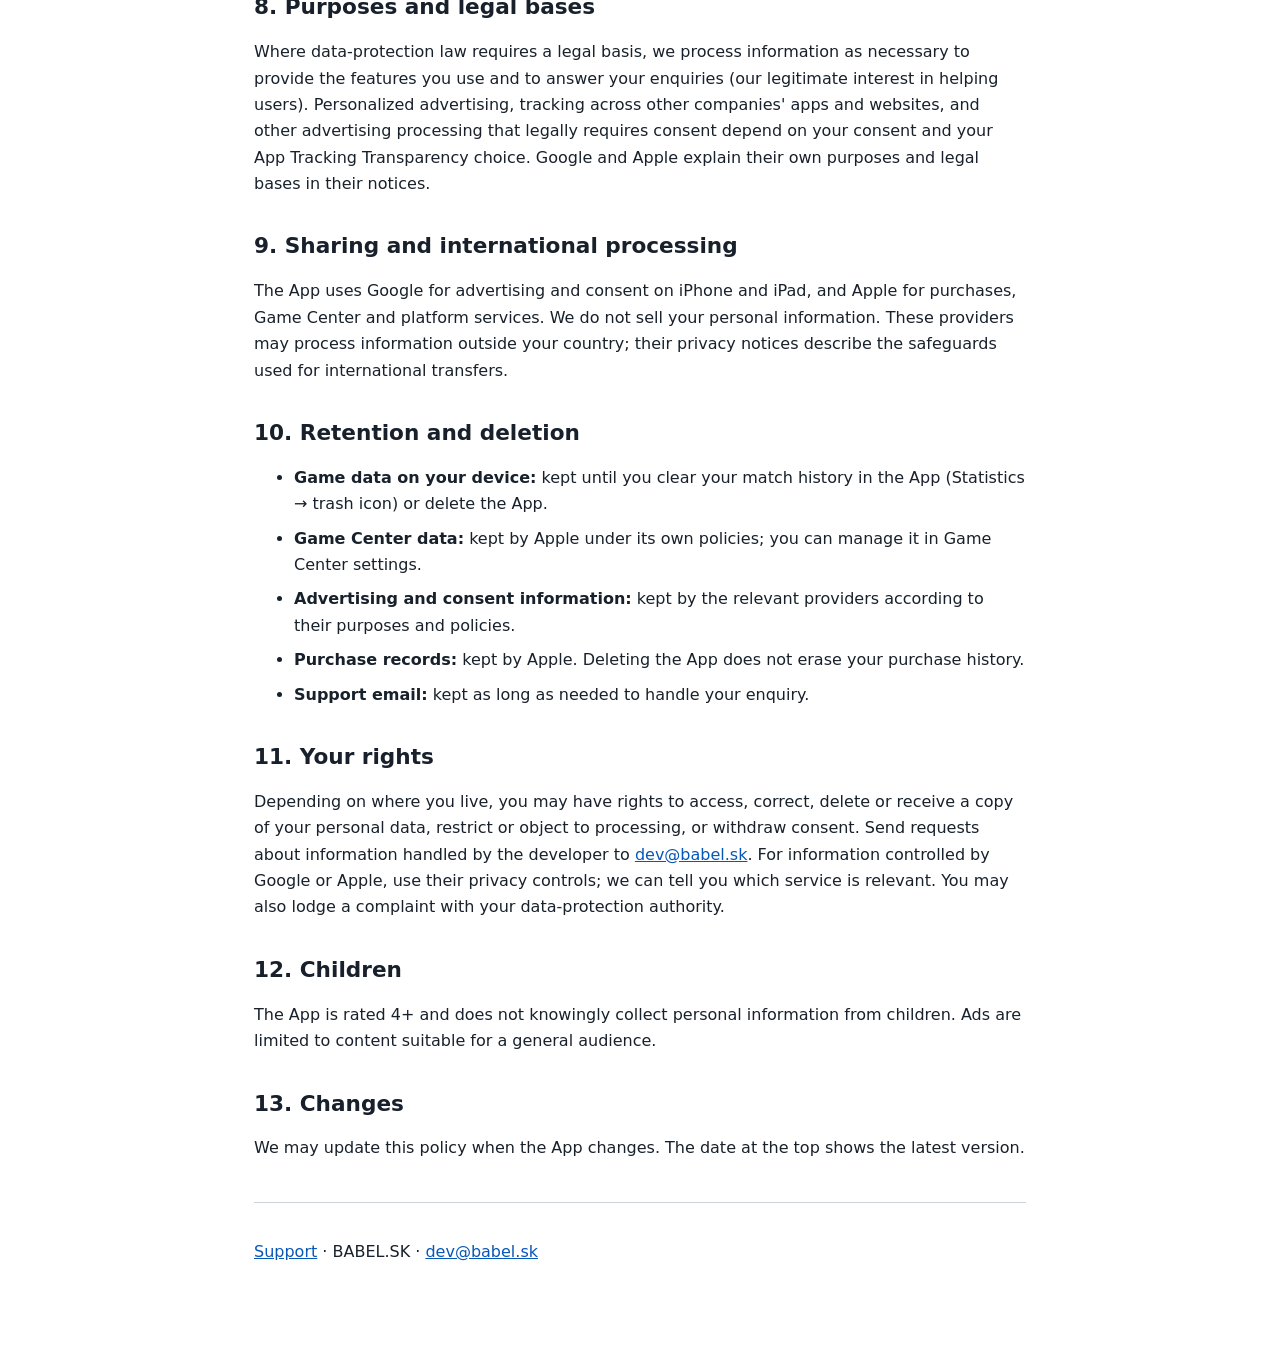
<file: joker/index.html>
<!DOCTYPE html>
<html lang="en">
<head>
    <meta charset="UTF-8">
    <meta name="viewport" content="width=device-width, initial-scale=1">
    <meta name="color-scheme" content="light dark">
    <meta name="description" content="Privacy Policy for Joker: Card game.">
    <title>Privacy Policy — Joker</title>
    <link rel="alternate" hreflang="sk" href="sk/">
    <link rel="alternate" hreflang="cs" href="cs/">
    <link rel="stylesheet" href="style.css">
</head>
<body>
<main>
    <p class="updated">English · <a href="sk/">Slovensky</a> · <a href="cz/">Česky</a></p>
    <h1>Privacy Policy</h1>
    <p class="subtitle">Joker: Card game</p>
    <p class="updated">Last updated: October 27, 2026</p>

    <p>
        This policy describes how information is handled when you play Joker: Card game (“the App”, Žolík in Slovak) on iPhone, iPad or
        Mac, use its advertising, purchase and Game Center features, or contact the developer. The iPhone and
        iPad version shows advertisements; the Mac version does not contain any advertising code. Where the
        versions differ, this policy says so.
    </p>

    <h2>1. Who is responsible</h2>
    <p>
        The developer responsible for the App is BABEL.SK (“we”, “us”). For privacy questions or requests,
        contact <a href="mailto:dev@babel.sk">dev@babel.sk</a>.
    </p>
    <p>
        Apple and, on iPhone and iPad, Google also process information when providing the services described
        below. Their privacy notices explain their own responsibilities and practices.
    </p>

    <h2>2. Game data on your device</h2>
    <p>
        You can play without creating an account. The App saves the following on your device. Only the
        match history also syncs through iCloud, as described below:
    </p>
    <ul>
        <li>The player name you enter in Settings, and the names you type for other players in a game.</li>
        <li>The game in progress, so you can continue it later.</li>
        <li>Your match history: dates, players, scores, rounds and melds, used for the Statistics screen and
            achievements.</li>
        <li>Preferences such as sound, card sorting, computer speed and difficulty, and whether you have
            finished the tutorial.</li>
        <li>On iPhone and iPad: counts used to space out advertisements, the number of free hints left in a
            match, and your Remove Ads status.</li>
    </ul>
    <p>
        This information is not sent to the developer. We do not operate a server for game data. Device
        backups managed by Apple may include it, depending on your backup settings.
    </p>
    <p>
        When you are signed in to iCloud, the App stores your match history in your private iCloud database
        (Apple CloudKit), so the same history and statistics appear on your other iPhone, iPad and Mac signed
        in with the same Apple ID. Only you can access this database; the developer cannot read it. Clearing
        the history in the App removes it from all your devices. You can turn off iCloud for the App in your
        device's iCloud settings; the history then stays on that device.
    </p>

    <h2>3. Advertising on iPhone and iPad</h2>
    <p>
        On iPhone and iPad the App is free and uses Google AdMob to show advertisements: a banner on the menu
        screens (never on the card table), occasional full-screen ads between rounds, and optional rewarded ads
        that you can choose to watch for extra hints. A rewarded ad is shown only when you ask for it. The Mac
        version shows no advertisements and does not include the Google Mobile Ads software.
    </p>
    <p>
        <strong>Personalized ads.</strong> Where permitted, ads may be personalized by Google and its
        advertising partners based on your activity, including activity in other apps and on websites:
    </p>
    <ul>
        <li>In the European Economic Area, the United Kingdom and Switzerland, ads are personalized only if
            you consent through the privacy message shown by Google's consent form.</li>
        <li>Apple's advertising identifier (IDFA) is made available to Google only if you allow tracking in
            Apple's App Tracking Transparency prompt. If you do not, ads may be less relevant or
            non-personalized.</li>
    </ul>
    <p>
        Whether or not ads are personalized, Google and the advertising providers involved in delivering an ad
        may process, depending on the service, your device settings and your choices:
    </p>
    <ul>
        <li>IP address and approximate location inferred from it.</li>
        <li>Device and app identifiers, including the IDFA only if you allow tracking.</li>
        <li>Device model, operating system and technical information.</li>
        <li>Ad impressions, clicks, rewarded-ad completions and other advertising interactions.</li>
        <li>Information about your activity in other apps and on websites, where personalized ads are
            permitted.</li>
        <li>Crash reports, performance measurements and diagnostic data.</li>
    </ul>
    <p>
        These services use this information to deliver ads, personalize them where permitted, limit how often
        you see them, measure their performance and detect fraud. Ads are limited to content suitable for a
        general audience. More information is in
        <a href="https://policies.google.com/privacy">Google's Privacy Policy</a> and
        <a href="https://policies.google.com/technologies/partner-sites">how Google uses information from
        apps that use its services</a>.
    </p>

    <h2>4. Consent and privacy choices (iPhone and iPad)</h2>
    <p>
        The App uses Google's User Messaging Platform (UMP) to determine whether a privacy message is required
        in your region and to manage your advertising choices. UMP may process approximate location, technical
        information and your interactions with its forms, and stores your choices on your device.
    </p>
    <p>
        The App requests ads only when UMP reports that this is permitted. Playing never requires you to accept
        advertising consent, allow tracking or create an account. Where it applies to you, you can review or
        change your choices in <strong>Settings → Ads → Privacy Choices</strong> (labels may appear in your
        language). Withdrawing consent applies to future processing.
    </p>

    <h2>5. App Tracking Transparency (iPhone and iPad)</h2>
    <p>
        After the privacy message (if one is shown for your region), the App may ask once, through Apple's App
        Tracking Transparency prompt, for permission to track your activity across other companies' apps and
        websites. If you allow it, the IDFA may be used by Google and its partners to personalize and measure
        ads. If you ask the App not to track, the game plays exactly the same. You can change your answer at any
        time in iOS Settings → Privacy &amp; Security → Tracking. The App does not ask if you have bought Remove
        Ads.
    </p>

    <h2>6. In-app purchase and Game Center</h2>
    <p>
        <strong>Remove Ads.</strong> On iPhone and iPad the App offers a one-time purchase that removes
        advertising and makes hints unlimited. Apple processes it through the App Store; the App receives only
        transaction and entitlement information from Apple's StoreKit to check whether the purchase is active
        and to restore it. We never receive your payment details. Removing ads does not delete information
        already processed by advertising services.
    </p>
    <p>
        <strong>Game Center.</strong> If you are signed in to Apple's Game Center, the App reports your number
        of match wins to a leaderboard and your achievements, based on the matches played under the player name
        set in the App. Your Game Center nickname and leaderboard entries may be visible to other players
        according to your Game Center settings. When you play online with Game Center friends, the other players
        in the match receive your player name and your moves. Apple operates Game Center under its own terms and
        <a href="https://www.apple.com/legal/privacy/">privacy policy</a>. You can play without signing in.
    </p>

    <h2>7. Contacting the developer</h2>
    <p>
        If you email us, we receive your email address and whatever you include in the message. We use it only
        to answer your request. Please do not send passwords, payment details or other sensitive information.
    </p>

    <h2>8. Purposes and legal bases</h2>
    <p>
        Where data-protection law requires a legal basis, we process information as necessary to provide the
        features you use and to answer your enquiries (our legitimate interest in helping users). Personalized
        advertising, tracking across other companies' apps and websites, and other advertising processing that
        legally requires consent depend on your consent and your App Tracking Transparency choice. Google and
        Apple explain their own purposes and legal bases in their notices.
    </p>

    <h2>9. Sharing and international processing</h2>
    <p>
        The App uses Google for advertising and consent on iPhone and iPad, and Apple for purchases, Game Center
        and platform services. We do not sell your personal information. These providers may process
        information outside your country; their privacy notices describe the safeguards used for international
        transfers.
    </p>

    <h2>10. Retention and deletion</h2>
    <ul>
        <li><strong>Game data on your device:</strong> kept until you clear your match history in the App
            (Statistics → trash icon) or delete the App.</li>
        <li><strong>Game Center data:</strong> kept by Apple under its own policies; you can manage it in Game
            Center settings.</li>
        <li><strong>Advertising and consent information:</strong> kept by the relevant providers according to
            their purposes and policies.</li>
        <li><strong>Purchase records:</strong> kept by Apple. Deleting the App does not erase your purchase
            history.</li>
        <li><strong>Support email:</strong> kept as long as needed to handle your enquiry.</li>
    </ul>

    <h2>11. Your rights</h2>
    <p>
        Depending on where you live, you may have rights to access, correct, delete or receive a copy of your
        personal data, restrict or object to processing, or withdraw consent. Send requests about information
        handled by the developer to <a href="mailto:dev@babel.sk">dev@babel.sk</a>. For information controlled
        by Google or Apple, use their privacy controls; we can tell you which service is relevant. You may also
        lodge a complaint with your data-protection authority.
    </p>

    <h2>12. Children</h2>
    <p>
        The App is rated 4+ and does not knowingly collect personal information from children. Ads are limited to
        content suitable for a general audience.
    </p>

    <h2>13. Changes</h2>
    <p>
        We may update this policy when the App changes. The date at the top shows the latest version.
    </p>

    <footer>
        <p><a href="support/">Support</a> · BABEL.SK · <a href="mailto:dev@babel.sk">dev@babel.sk</a></p>
    </footer>
</main>
</body>
</html>
</file>
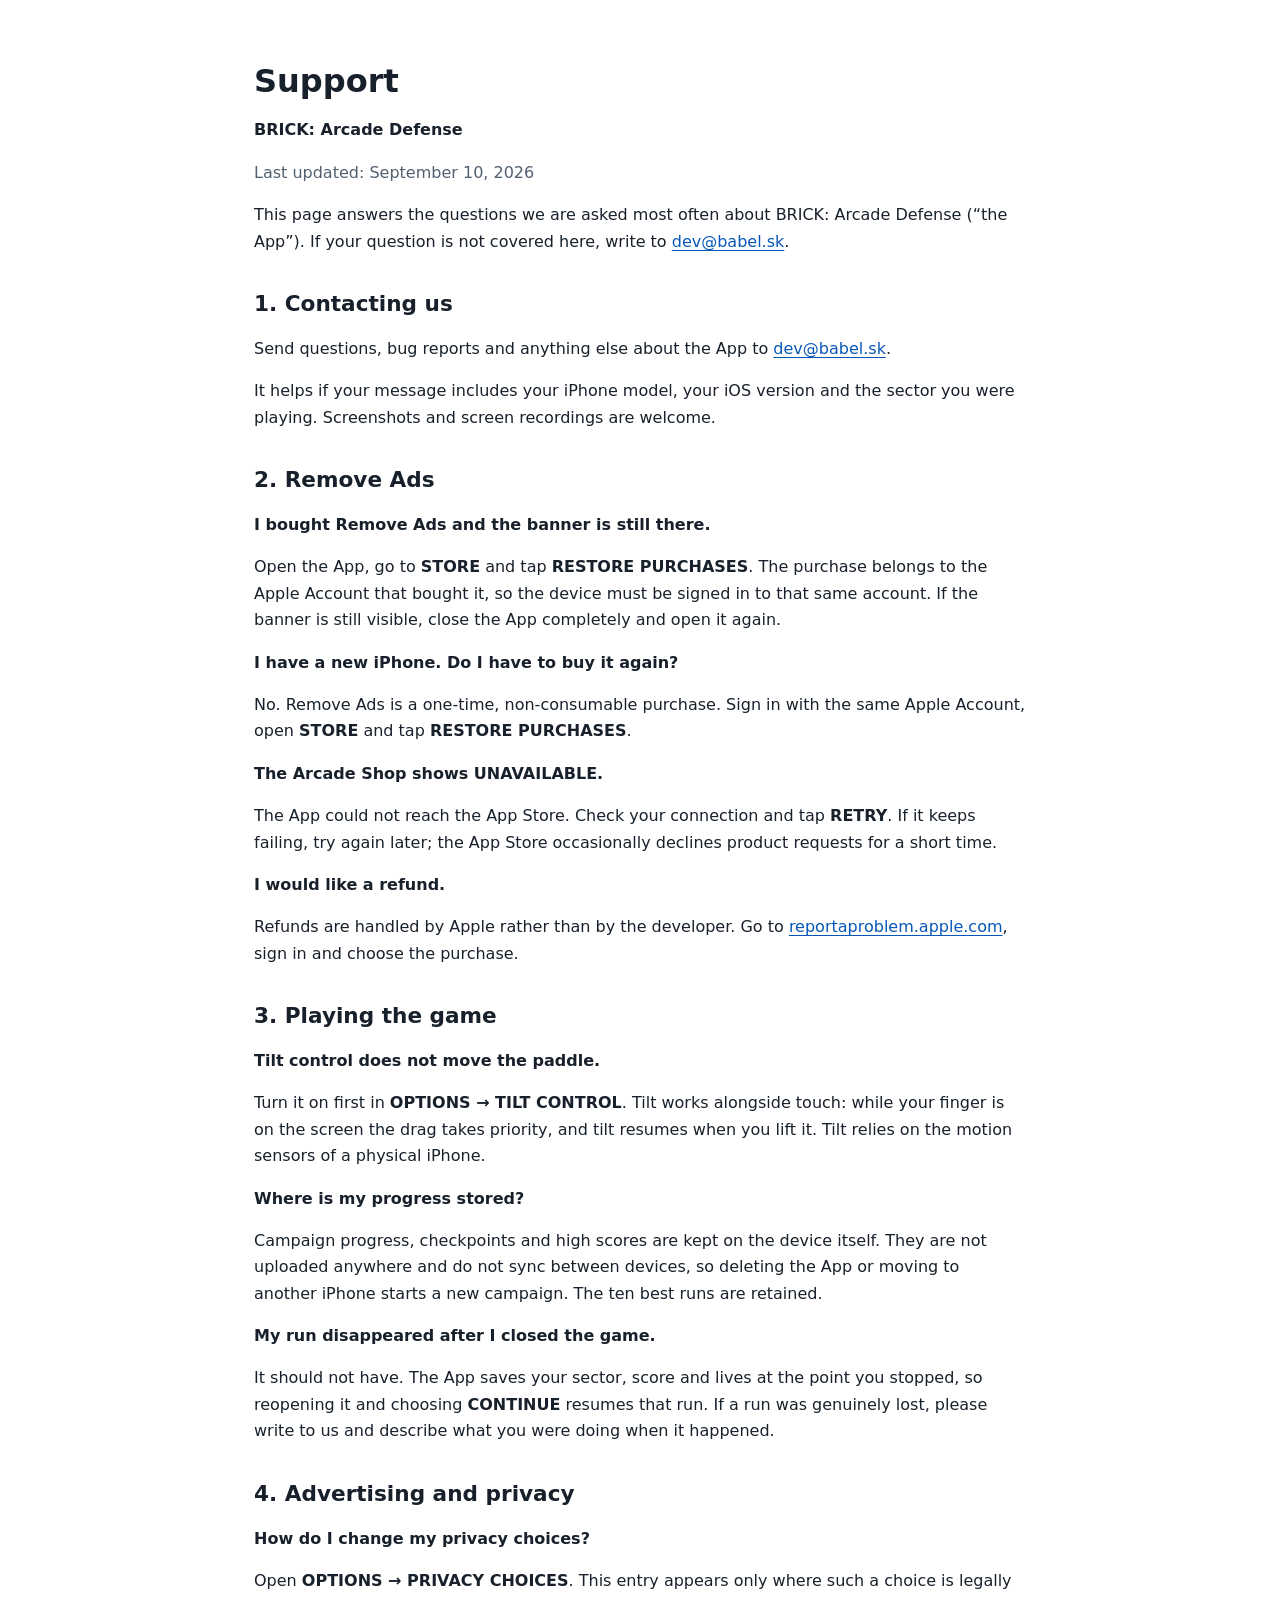
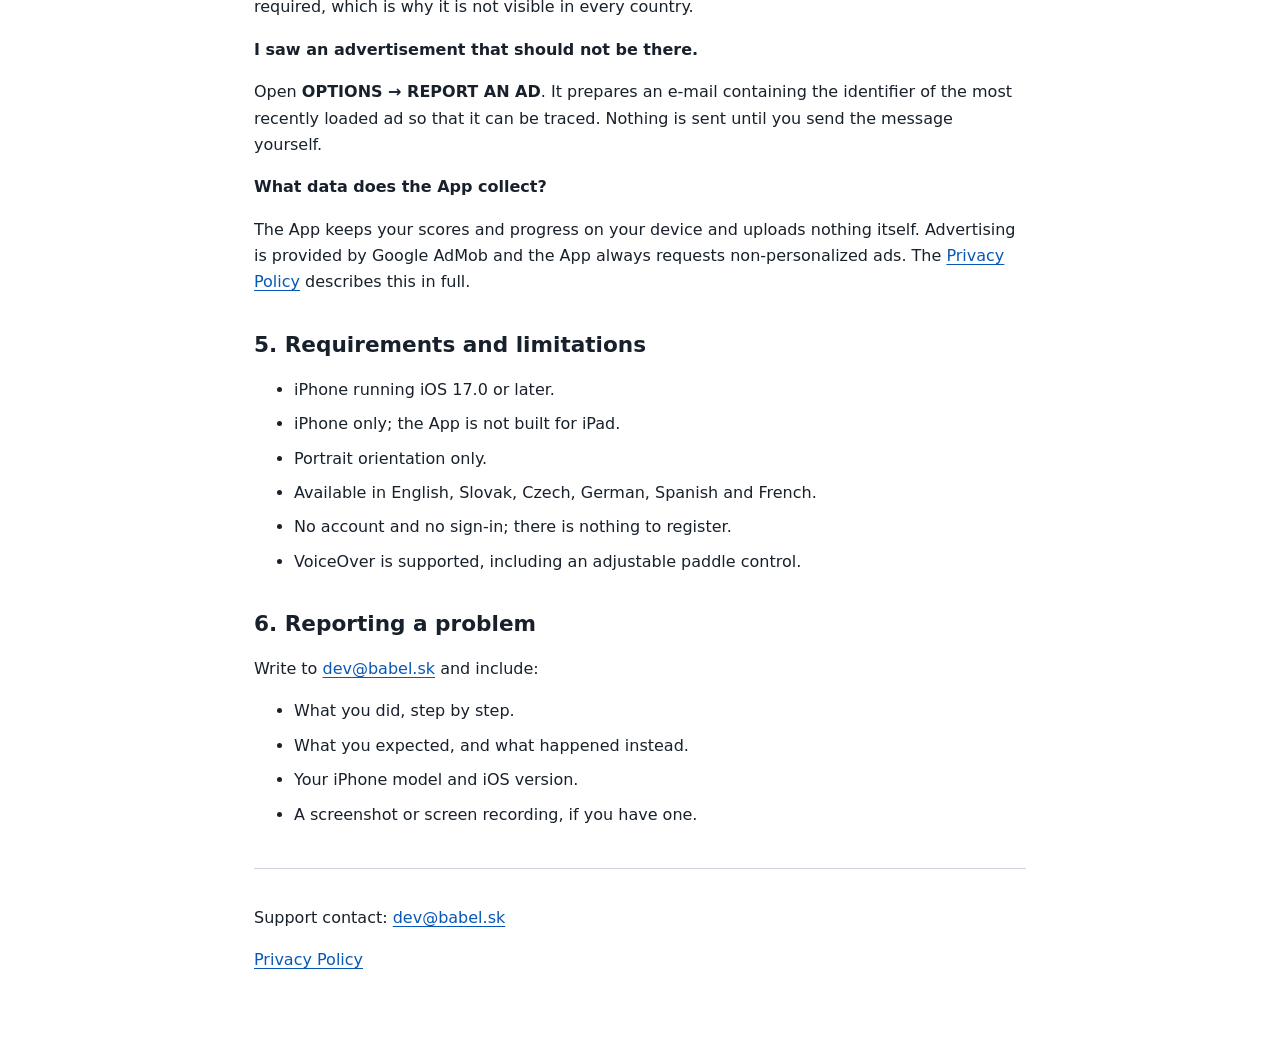
<file: support/index.html>
<!DOCTYPE html>
  <html lang="en">
  <head>
      <meta charset="UTF-8">
      <meta name="viewport" content="width=device-width, initial-scale=1">
      <meta name="color-scheme" content="light dark">
      <meta
          name="description"
          content="Support and frequently asked questions for BRICK: Arcade Defense."
      >
      <title>Support — BRICK: Arcade Defense</title>

      <style>
          :root {
              color-scheme: light dark;
              font-family: system-ui, -apple-system, BlinkMacSystemFont,
                  "Segoe UI", sans-serif;
              line-height: 1.65;
              background: #ffffff;
              color: #18212b;
          }

          * {
              box-sizing: border-box;
          }

          body {
              margin: 0;
          }

          main {
              max-width: 820px;
              margin: 0 auto;
              padding: 40px 24px 64px;
          }

          h1, h2 {
              line-height: 1.25;
          }

          h1 {
              margin-bottom: 12px;
              font-size: 2rem;
          }

          h2 {
              margin-top: 36px;
              font-size: 1.35rem;
          }

          p, li {
              overflow-wrap: anywhere;
          }

          li + li {
              margin-top: 8px;
          }

          a {
              color: #0757b8;
              text-underline-offset: 3px;
          }

          a:focus-visible {
              outline: 3px solid currentColor;
              outline-offset: 4px;
          }

          .updated {
              color: #526070;
          }

          footer {
              margin-top: 40px;
              padding-top: 20px;
              border-top: 1px solid #ccd3dc;
          }

          @media (prefers-color-scheme: dark) {
              :root {
                  background: #101820;
                  color: #edf2f7;
              }

              a {
                  color: #8bc8ff;
              }

              .updated {
                  color: #b5c1ce;
              }

              footer {
                  border-color: #42505f;
              }
          }
      </style>
  </head>
  <body>
  <main>
      <header>
          <h1>Support</h1>
          <p><strong>BRICK: Arcade Defense</strong></p>
          <p class="updated">
              Last updated:
              <time datetime="2026-09-10">September 10, 2026</time>
          </p>
      </header>

      <p>
          This page answers the questions we are asked most often about
          BRICK: Arcade Defense (“the App”). If your question is not covered
          here, write to
          <a href="mailto:dev@babel.sk">dev@babel.sk</a>.
      </p>

      <h2>1. Contacting us</h2>

      <p>
          Send questions, bug reports and anything else about the App to
          <a href="mailto:dev@babel.sk">dev@babel.sk</a>.
      </p>

      <p>
          It helps if your message includes your iPhone model, your iOS
          version and the sector you were playing. Screenshots and screen
          recordings are welcome.
      </p>

      <h2>2. Remove Ads</h2>

      <p><strong>I bought Remove Ads and the banner is still there.</strong></p>

      <p>
          Open the App, go to <strong>STORE</strong> and tap
          <strong>RESTORE PURCHASES</strong>. The purchase belongs to the
          Apple Account that bought it, so the device must be signed in to
          that same account. If the banner is still visible, close the App
          completely and open it again.
      </p>

      <p><strong>I have a new iPhone. Do I have to buy it again?</strong></p>

      <p>
          No. Remove Ads is a one-time, non-consumable purchase. Sign in with
          the same Apple Account, open <strong>STORE</strong> and tap
          <strong>RESTORE PURCHASES</strong>.
      </p>

      <p><strong>The Arcade Shop shows UNAVAILABLE.</strong></p>

      <p>
          The App could not reach the App Store. Check your connection and tap
          <strong>RETRY</strong>. If it keeps failing, try again later; the
          App Store occasionally declines product requests for a short time.
      </p>

      <p><strong>I would like a refund.</strong></p>

      <p>
          Refunds are handled by Apple rather than by the developer. Go to
          <a href="https://reportaproblem.apple.com">reportaproblem.apple.com</a>,
          sign in and choose the purchase.
      </p>

      <h2>3. Playing the game</h2>

      <p><strong>Tilt control does not move the paddle.</strong></p>

      <p>
          Turn it on first in <strong>OPTIONS → TILT CONTROL</strong>. Tilt
          works alongside touch: while your finger is on the screen the drag
          takes priority, and tilt resumes when you lift it. Tilt relies on
          the motion sensors of a physical iPhone.
      </p>

      <p><strong>Where is my progress stored?</strong></p>

      <p>
          Campaign progress, checkpoints and high scores are kept on the
          device itself. They are not uploaded anywhere and do not sync
          between devices, so deleting the App or moving to another iPhone
          starts a new campaign. The ten best runs are retained.
      </p>

      <p><strong>My run disappeared after I closed the game.</strong></p>

      <p>
          It should not have. The App saves your sector, score and lives at
          the point you stopped, so reopening it and choosing
          <strong>CONTINUE</strong> resumes that run. If a run was genuinely
          lost, please write to us and describe what you were doing when it
          happened.
      </p>

      <h2>4. Advertising and privacy</h2>

      <p><strong>How do I change my privacy choices?</strong></p>

      <p>
          Open <strong>OPTIONS → PRIVACY CHOICES</strong>. This entry appears
          only where such a choice is legally required, which is why it is not
          visible in every country.
      </p>

      <p><strong>I saw an advertisement that should not be there.</strong></p>

      <p>
          Open <strong>OPTIONS → REPORT AN AD</strong>. It prepares an e-mail
          containing the identifier of the most recently loaded ad so that it
          can be traced. Nothing is sent until you send the message yourself.
      </p>

      <p><strong>What data does the App collect?</strong></p>

      <p>
          The App keeps your scores and progress on your device and uploads
          nothing itself. Advertising is provided by Google AdMob and the App
          always requests non-personalized ads. The
          <a href="https://0xbabel.github.io/my-game-privacy/">Privacy Policy</a>
          describes this in full.
      </p>

      <h2>5. Requirements and limitations</h2>

      <ul>
          <li>iPhone running iOS 17.0 or later.</li>
          <li>iPhone only; the App is not built for iPad.</li>
          <li>Portrait orientation only.</li>
          <li>
              Available in English, Slovak, Czech, German, Spanish and
              French.
          </li>
          <li>No account and no sign-in; there is nothing to register.</li>
          <li>
              VoiceOver is supported, including an adjustable paddle control.
          </li>
      </ul>

      <h2>6. Reporting a problem</h2>

      <p>
          Write to <a href="mailto:dev@babel.sk">dev@babel.sk</a> and include:
      </p>

      <ul>
          <li>What you did, step by step.</li>
          <li>What you expected, and what happened instead.</li>
          <li>Your iPhone model and iOS version.</li>
          <li>A screenshot or screen recording, if you have one.</li>
      </ul>

      <footer>
          <p>
              Support contact:
              <a href="mailto:dev@babel.sk">dev@babel.sk</a>
          </p>
          <p>
              <a href="https://0xbabel.github.io/my-game-privacy/">Privacy Policy</a>
          </p>
      </footer>
  </main>
  </body>
  </html>
</file>
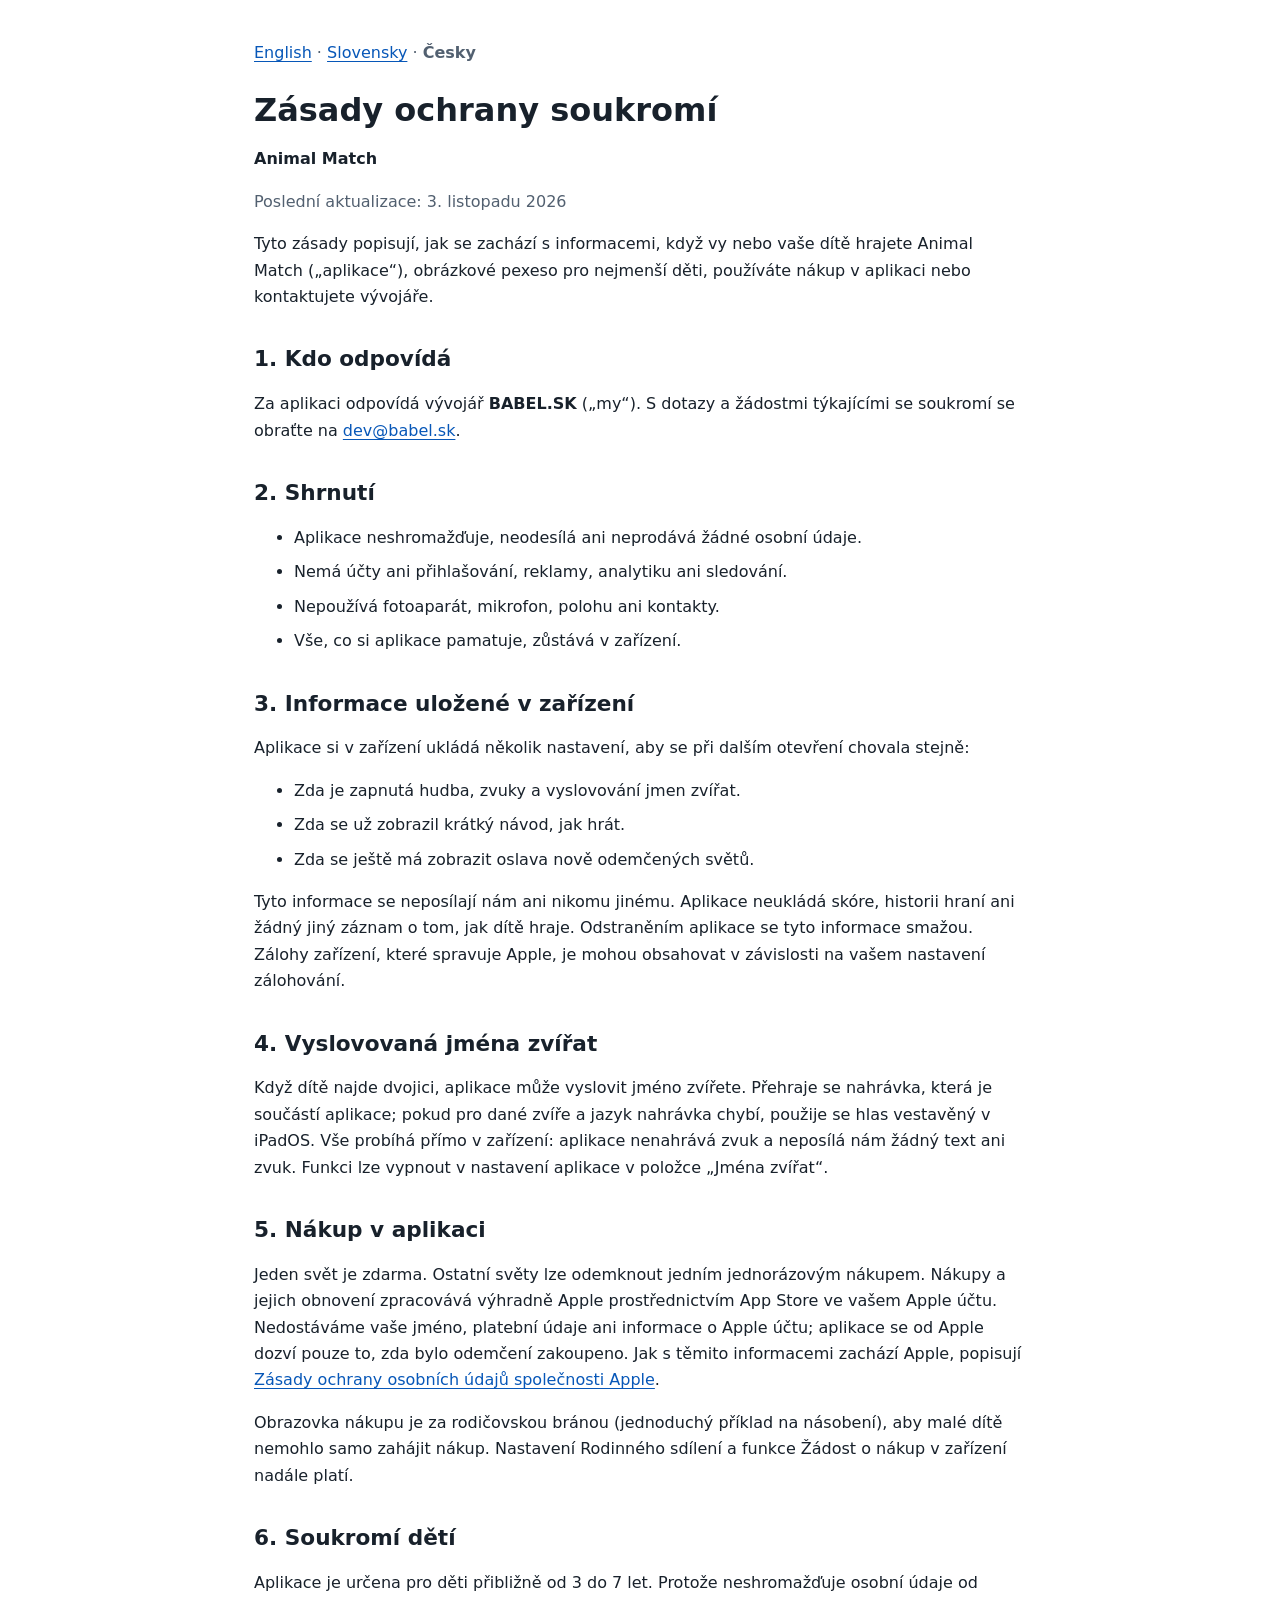
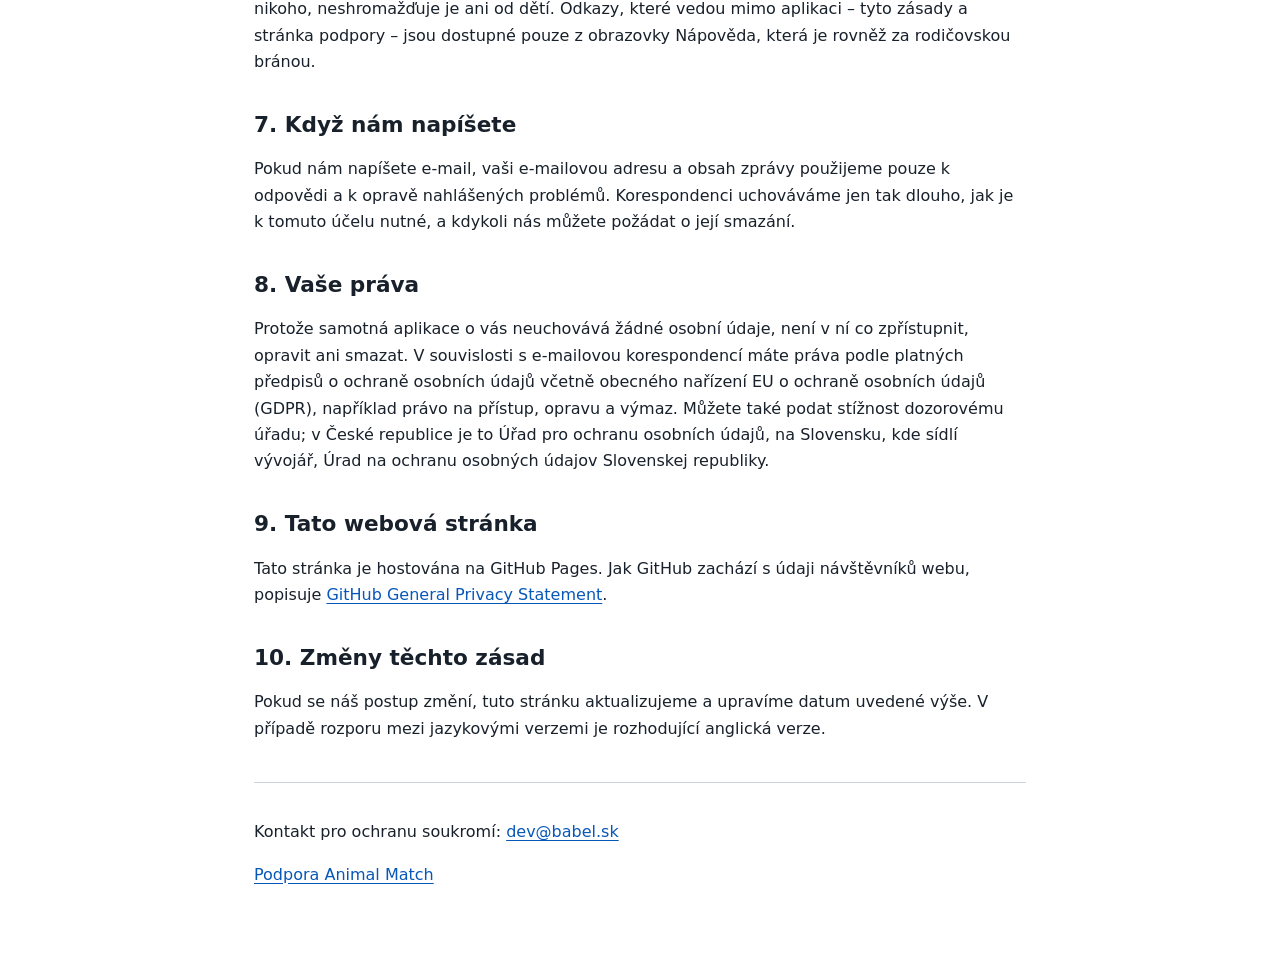
<file: AnimalMatch/cs/index.html>
<!DOCTYPE html>
<html lang="cs">
<head>
    <meta charset="UTF-8">
    <meta name="viewport" content="width=device-width, initial-scale=1">
    <meta name="color-scheme" content="light dark">
    <meta name="description" content="Zásady ochrany soukromí pro Animal Match, pexeso pro nejmenší děti.">
    <title>Ochrana soukromí — Animal Match</title>
      <style>
          :root {
              color-scheme: light dark;
              font-family: system-ui, -apple-system, BlinkMacSystemFont,
                  "Segoe UI", sans-serif;
              line-height: 1.65;
              background: #ffffff;
              color: #18212b;
          }

          * {
              box-sizing: border-box;
          }

          body {
              margin: 0;
          }

          main {
              max-width: 820px;
              margin: 0 auto;
              padding: 40px 24px 64px;
          }

          h1, h2 {
              line-height: 1.25;
          }

          h1 {
              margin-bottom: 12px;
              font-size: 2rem;
          }

          h2 {
              margin-top: 36px;
              font-size: 1.35rem;
          }

          p, li {
              overflow-wrap: anywhere;
          }

          li + li {
              margin-top: 8px;
          }

          a {
              color: #0757b8;
              text-underline-offset: 3px;
          }

          a:focus-visible {
              outline: 3px solid currentColor;
              outline-offset: 4px;
          }

          .updated {
              color: #526070;
          }

          .languages {
              margin: 0 0 24px;
              color: #526070;
          }

          footer {
              margin-top: 40px;
              padding-top: 20px;
              border-top: 1px solid #ccd3dc;
          }

          @media (prefers-color-scheme: dark) {
              :root {
                  background: #101820;
                  color: #edf2f7;
              }

              a {
                  color: #8bc8ff;
              }

              .updated, .languages {
                  color: #b5c1ce;
              }

              footer {
                  border-color: #42505f;
              }
          }
      </style>
</head>
<body>
<main>
    <nav class="languages" aria-label="Jazyk">
        <a href="../" hreflang="en" lang="en">English</a> ·
        <a href="../sk/" hreflang="sk" lang="sk">Slovensky</a> ·
        <strong>Česky</strong>
    </nav>

    <header>
        <h1>Zásady ochrany soukromí</h1>
        <p><strong>Animal Match</strong></p>
        <p class="updated">
            Poslední aktualizace:
            <time datetime="2026-11-03">3. listopadu 2026</time>
        </p>
    </header>

    <p>
        Tyto zásady popisují, jak se zachází s informacemi, když vy nebo
        vaše dítě hrajete Animal Match („aplikace“), obrázkové pexeso pro
        nejmenší děti, používáte nákup v aplikaci nebo kontaktujete
        vývojáře.
    </p>

    <h2>1. Kdo odpovídá</h2>

    <p>
        Za aplikaci odpovídá vývojář
        <strong>BABEL.SK</strong> („my“).
        S dotazy a žádostmi týkajícími se soukromí se obraťte na
        <a href="mailto:dev@babel.sk">dev@babel.sk</a>.
    </p>

    <h2>2. Shrnutí</h2>

    <ul>
        <li>Aplikace neshromažďuje, neodesílá ani neprodává žádné osobní údaje.</li>
        <li>Nemá účty ani přihlašování, reklamy, analytiku ani sledování.</li>
        <li>Nepoužívá fotoaparát, mikrofon, polohu ani kontakty.</li>
        <li>Vše, co si aplikace pamatuje, zůstává v zařízení.</li>
    </ul>

    <h2>3. Informace uložené v zařízení</h2>

    <p>
        Aplikace si v zařízení ukládá několik nastavení, aby se při dalším
        otevření chovala stejně:
    </p>

    <ul>
        <li>Zda je zapnutá hudba, zvuky a vyslovování jmen zvířat.</li>
        <li>Zda se už zobrazil krátký návod, jak hrát.</li>
        <li>Zda se ještě má zobrazit oslava nově odemčených světů.</li>
    </ul>

    <p>
        Tyto informace se neposílají nám ani nikomu jinému. Aplikace
        neukládá skóre, historii hraní ani žádný jiný záznam o tom, jak dítě
        hraje. Odstraněním aplikace se tyto informace smažou. Zálohy
        zařízení, které spravuje Apple, je mohou obsahovat v závislosti na
        vašem nastavení zálohování.
    </p>

    <h2>4. Vyslovovaná jména zvířat</h2>

    <p>
        Když dítě najde dvojici, aplikace může vyslovit jméno zvířete.
        Přehraje se nahrávka, která je součástí aplikace; pokud pro dané
        zvíře a jazyk nahrávka chybí, použije se hlas vestavěný v iPadOS.
        Vše probíhá přímo v zařízení: aplikace nenahrává zvuk a neposílá nám
        žádný text ani zvuk. Funkci lze vypnout v nastavení aplikace
        v položce „Jména zvířat“.
    </p>

    <h2>5. Nákup v aplikaci</h2>

    <p>
        Jeden svět je zdarma. Ostatní světy lze odemknout jedním
        jednorázovým nákupem. Nákupy a jejich obnovení zpracovává výhradně
        Apple prostřednictvím App Store ve vašem Apple účtu. Nedostáváme
        vaše jméno, platební údaje ani informace o Apple účtu; aplikace se
        od Apple dozví pouze to, zda bylo odemčení zakoupeno. Jak s těmito
        informacemi zachází Apple, popisují
        <a href="https://www.apple.com/cz/legal/privacy/">Zásady ochrany osobních údajů společnosti Apple</a>.
    </p>

    <p>
        Obrazovka nákupu je za rodičovskou bránou (jednoduchý příklad na
        násobení), aby malé dítě nemohlo samo zahájit nákup. Nastavení
        Rodinného sdílení a funkce Žádost o nákup v zařízení nadále platí.
    </p>

    <h2>6. Soukromí dětí</h2>

    <p>
        Aplikace je určena pro děti přibližně od 3 do 7 let. Protože
        neshromažďuje osobní údaje od nikoho, neshromažďuje je ani od dětí.
        Odkazy, které vedou mimo aplikaci – tyto zásady a stránka podpory –
        jsou dostupné pouze z obrazovky Nápověda, která je rovněž za
        rodičovskou bránou.
    </p>

    <h2>7. Když nám napíšete</h2>

    <p>
        Pokud nám napíšete e-mail, vaši e-mailovou adresu a obsah zprávy
        použijeme pouze k odpovědi a k opravě nahlášených problémů.
        Korespondenci uchováváme jen tak dlouho, jak je k tomuto účelu
        nutné, a kdykoli nás můžete požádat o její smazání.
    </p>

    <h2>8. Vaše práva</h2>

    <p>
        Protože samotná aplikace o vás neuchovává žádné osobní údaje, není
        v ní co zpřístupnit, opravit ani smazat. V souvislosti s e-mailovou
        korespondencí máte práva podle platných předpisů o ochraně osobních
        údajů včetně obecného nařízení EU o ochraně osobních údajů (GDPR),
        například právo na přístup, opravu a výmaz. Můžete také podat
        stížnost dozorovému úřadu; v České republice je to Úřad pro ochranu
        osobních údajů, na Slovensku, kde sídlí vývojář, Úrad na ochranu
        osobných údajov Slovenskej republiky.
    </p>

    <h2>9. Tato webová stránka</h2>

    <p>
        Tato stránka je hostována na GitHub Pages. Jak GitHub zachází
        s údaji návštěvníků webu, popisuje
        <a href="https://docs.github.com/en/site-policy/privacy-policies/github-general-privacy-statement">
            GitHub General Privacy Statement</a>.
    </p>

    <h2>10. Změny těchto zásad</h2>

    <p>
        Pokud se náš postup změní, tuto stránku aktualizujeme a upravíme
        datum uvedené výše. V případě rozporu mezi jazykovými verzemi je
        rozhodující anglická verze.
    </p>

    <footer>
        <p>
            Kontakt pro ochranu soukromí:
            <a href="mailto:dev@babel.sk">dev@babel.sk</a>
        </p>
        <p><a href="../support/">Podpora Animal Match</a></p>
    </footer>
</main>
</body>
</html>
</file>
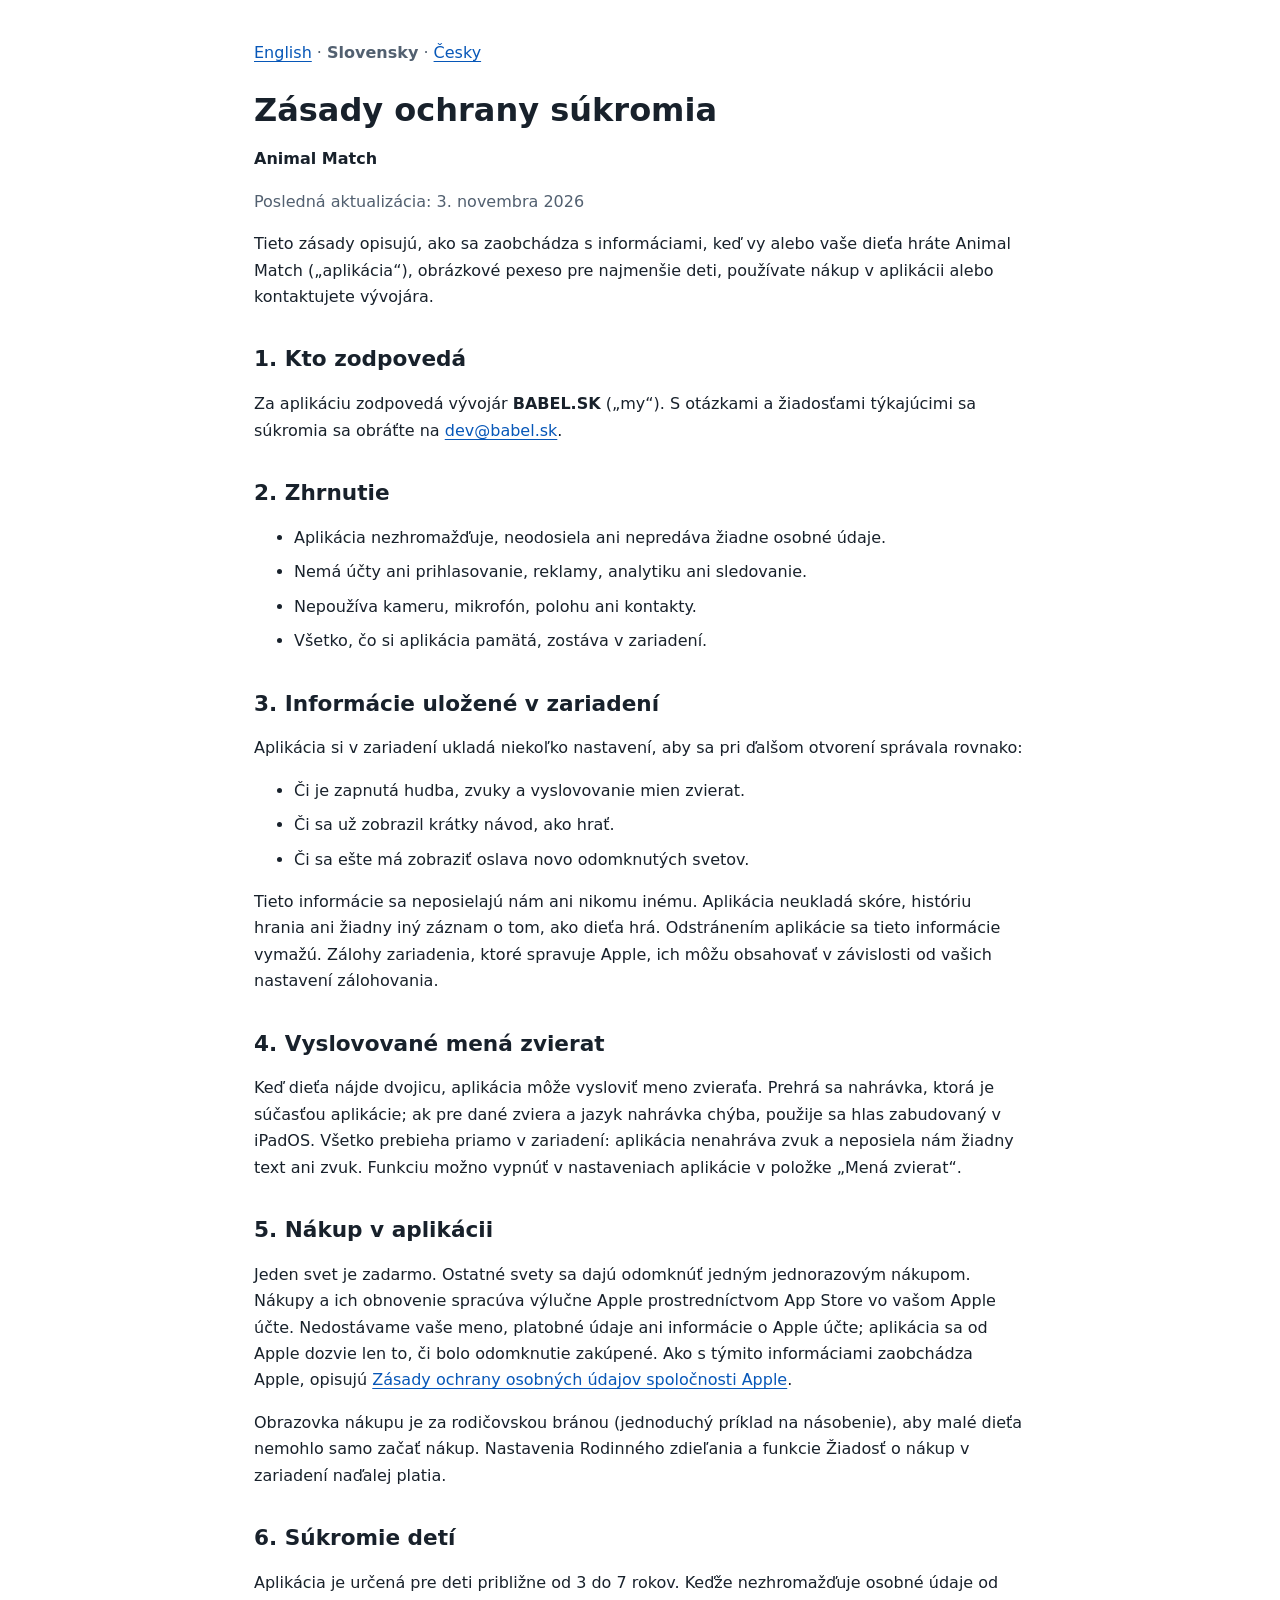
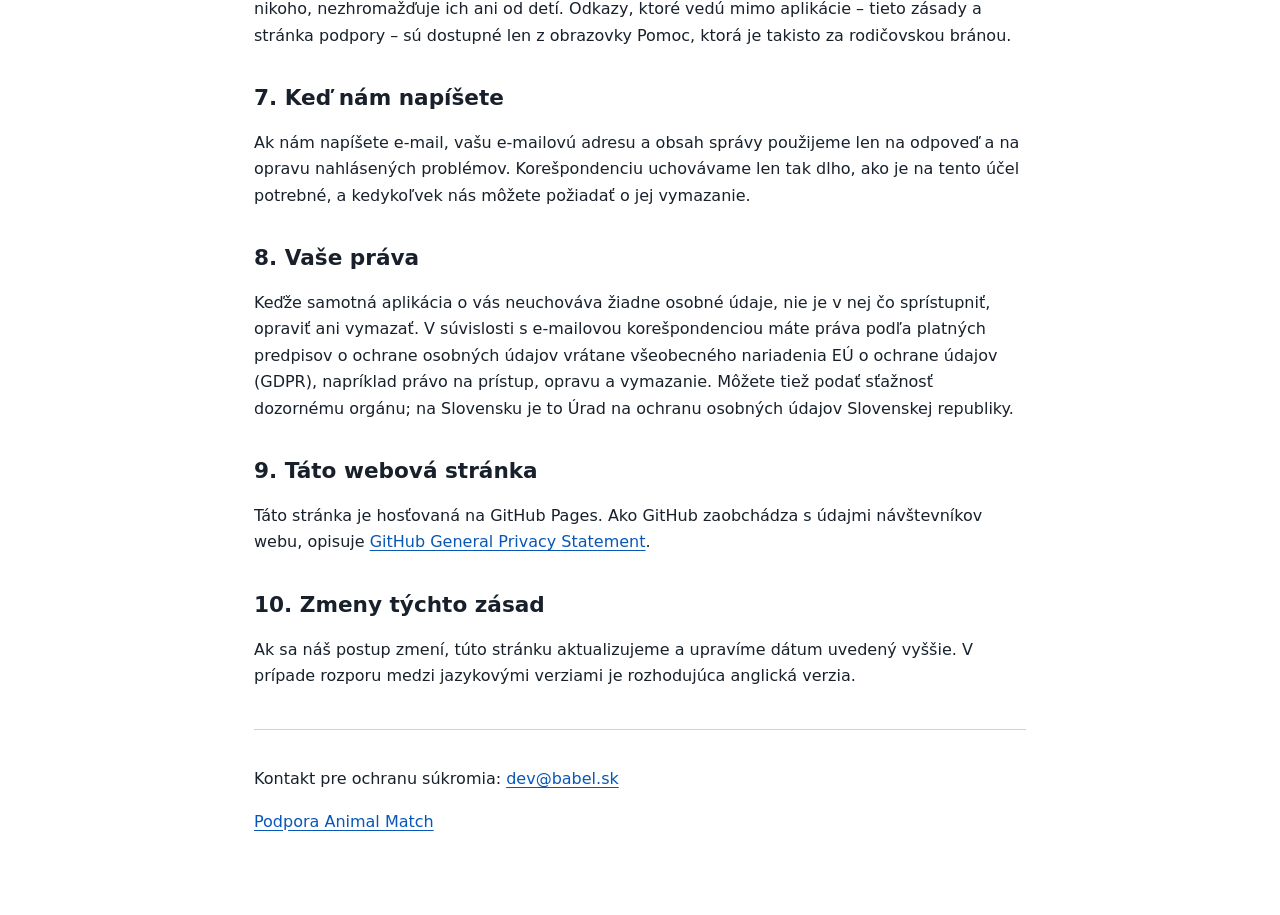
<file: AnimalMatch/sk/index.html>
<!DOCTYPE html>
<html lang="sk">
<head>
    <meta charset="UTF-8">
    <meta name="viewport" content="width=device-width, initial-scale=1">
    <meta name="color-scheme" content="light dark">
    <meta name="description" content="Zásady ochrany súkromia pre Animal Match, pexeso pre najmenšie deti.">
    <title>Ochrana súkromia — Animal Match</title>
      <style>
          :root {
              color-scheme: light dark;
              font-family: system-ui, -apple-system, BlinkMacSystemFont,
                  "Segoe UI", sans-serif;
              line-height: 1.65;
              background: #ffffff;
              color: #18212b;
          }

          * {
              box-sizing: border-box;
          }

          body {
              margin: 0;
          }

          main {
              max-width: 820px;
              margin: 0 auto;
              padding: 40px 24px 64px;
          }

          h1, h2 {
              line-height: 1.25;
          }

          h1 {
              margin-bottom: 12px;
              font-size: 2rem;
          }

          h2 {
              margin-top: 36px;
              font-size: 1.35rem;
          }

          p, li {
              overflow-wrap: anywhere;
          }

          li + li {
              margin-top: 8px;
          }

          a {
              color: #0757b8;
              text-underline-offset: 3px;
          }

          a:focus-visible {
              outline: 3px solid currentColor;
              outline-offset: 4px;
          }

          .updated {
              color: #526070;
          }

          .languages {
              margin: 0 0 24px;
              color: #526070;
          }

          footer {
              margin-top: 40px;
              padding-top: 20px;
              border-top: 1px solid #ccd3dc;
          }

          @media (prefers-color-scheme: dark) {
              :root {
                  background: #101820;
                  color: #edf2f7;
              }

              a {
                  color: #8bc8ff;
              }

              .updated, .languages {
                  color: #b5c1ce;
              }

              footer {
                  border-color: #42505f;
              }
          }
      </style>
</head>
<body>
<main>
    <nav class="languages" aria-label="Jazyk">
        <a href="../" hreflang="en" lang="en">English</a> ·
        <strong>Slovensky</strong> ·
        <a href="../cs/" hreflang="cs" lang="cs">Česky</a>
    </nav>

    <header>
        <h1>Zásady ochrany súkromia</h1>
        <p><strong>Animal Match</strong></p>
        <p class="updated">
            Posledná aktualizácia:
            <time datetime="2026-11-03">3. novembra 2026</time>
        </p>
    </header>

    <p>
        Tieto zásady opisujú, ako sa zaobchádza s informáciami, keď vy alebo
        vaše dieťa hráte Animal Match („aplikácia“), obrázkové pexeso pre
        najmenšie deti, používate nákup v aplikácii alebo kontaktujete
        vývojára.
    </p>

    <h2>1. Kto zodpovedá</h2>

    <p>
        Za aplikáciu zodpovedá vývojár
        <strong>BABEL.SK</strong> („my“).
        S otázkami a žiadosťami týkajúcimi sa súkromia sa obráťte na
        <a href="mailto:dev@babel.sk">dev@babel.sk</a>.
    </p>

    <h2>2. Zhrnutie</h2>

    <ul>
        <li>Aplikácia nezhromažďuje, neodosiela ani nepredáva žiadne osobné údaje.</li>
        <li>Nemá účty ani prihlasovanie, reklamy, analytiku ani sledovanie.</li>
        <li>Nepoužíva kameru, mikrofón, polohu ani kontakty.</li>
        <li>Všetko, čo si aplikácia pamätá, zostáva v zariadení.</li>
    </ul>

    <h2>3. Informácie uložené v zariadení</h2>

    <p>
        Aplikácia si v zariadení ukladá niekoľko nastavení, aby sa pri
        ďalšom otvorení správala rovnako:
    </p>

    <ul>
        <li>Či je zapnutá hudba, zvuky a vyslovovanie mien zvierat.</li>
        <li>Či sa už zobrazil krátky návod, ako hrať.</li>
        <li>Či sa ešte má zobraziť oslava novo odomknutých svetov.</li>
    </ul>

    <p>
        Tieto informácie sa neposielajú nám ani nikomu inému. Aplikácia
        neukladá skóre, históriu hrania ani žiadny iný záznam o tom, ako
        dieťa hrá. Odstránením aplikácie sa tieto informácie vymažú. Zálohy
        zariadenia, ktoré spravuje Apple, ich môžu obsahovať v závislosti od
        vašich nastavení zálohovania.
    </p>

    <h2>4. Vyslovované mená zvierat</h2>

    <p>
        Keď dieťa nájde dvojicu, aplikácia môže vysloviť meno zvieraťa.
        Prehrá sa nahrávka, ktorá je súčasťou aplikácie; ak pre dané zviera
        a jazyk nahrávka chýba, použije sa hlas zabudovaný v iPadOS. Všetko
        prebieha priamo v zariadení: aplikácia nenahráva zvuk a neposiela
        nám žiadny text ani zvuk. Funkciu možno vypnúť v nastaveniach
        aplikácie v položke „Mená zvierat“.
    </p>

    <h2>5. Nákup v aplikácii</h2>

    <p>
        Jeden svet je zadarmo. Ostatné svety sa dajú odomknúť jedným
        jednorazovým nákupom. Nákupy a ich obnovenie spracúva výlučne Apple
        prostredníctvom App Store vo vašom Apple účte. Nedostávame vaše
        meno, platobné údaje ani informácie o Apple účte; aplikácia sa od
        Apple dozvie len to, či bolo odomknutie zakúpené. Ako s týmito
        informáciami zaobchádza Apple, opisujú
        <a href="https://www.apple.com/legal/privacy/sk/">Zásady ochrany osobných údajov spoločnosti Apple</a>.
    </p>

    <p>
        Obrazovka nákupu je za rodičovskou bránou (jednoduchý príklad na
        násobenie), aby malé dieťa nemohlo samo začať nákup. Nastavenia
        Rodinného zdieľania a funkcie Žiadosť o nákup v zariadení naďalej
        platia.
    </p>

    <h2>6. Súkromie detí</h2>

    <p>
        Aplikácia je určená pre deti približne od 3 do 7 rokov. Keďže
        nezhromažďuje osobné údaje od nikoho, nezhromažďuje ich ani od detí.
        Odkazy, ktoré vedú mimo aplikácie – tieto zásady a stránka podpory –
        sú dostupné len z obrazovky Pomoc, ktorá je takisto za rodičovskou
        bránou.
    </p>

    <h2>7. Keď nám napíšete</h2>

    <p>
        Ak nám napíšete e-mail, vašu e-mailovú adresu a obsah správy
        použijeme len na odpoveď a na opravu nahlásených problémov.
        Korešpondenciu uchovávame len tak dlho, ako je na tento účel
        potrebné, a kedykoľvek nás môžete požiadať o jej vymazanie.
    </p>

    <h2>8. Vaše práva</h2>

    <p>
        Keďže samotná aplikácia o vás neuchováva žiadne osobné údaje, nie je
        v nej čo sprístupniť, opraviť ani vymazať. V súvislosti s e-mailovou
        korešpondenciou máte práva podľa platných predpisov o ochrane
        osobných údajov vrátane všeobecného nariadenia EÚ o ochrane údajov
        (GDPR), napríklad právo na prístup, opravu a vymazanie. Môžete tiež
        podať sťažnosť dozornému orgánu; na Slovensku je to Úrad na ochranu
        osobných údajov Slovenskej republiky.
    </p>

    <h2>9. Táto webová stránka</h2>

    <p>
        Táto stránka je hosťovaná na GitHub Pages. Ako GitHub zaobchádza s
        údajmi návštevníkov webu, opisuje
        <a href="https://docs.github.com/en/site-policy/privacy-policies/github-general-privacy-statement">
            GitHub General Privacy Statement</a>.
    </p>

    <h2>10. Zmeny týchto zásad</h2>

    <p>
        Ak sa náš postup zmení, túto stránku aktualizujeme a upravíme dátum
        uvedený vyššie. V prípade rozporu medzi jazykovými verziami je
        rozhodujúca anglická verzia.
    </p>

    <footer>
        <p>
            Kontakt pre ochranu súkromia:
            <a href="mailto:dev@babel.sk">dev@babel.sk</a>
        </p>
        <p><a href="../support/">Podpora Animal Match</a></p>
    </footer>
</main>
</body>
</html>
</file>
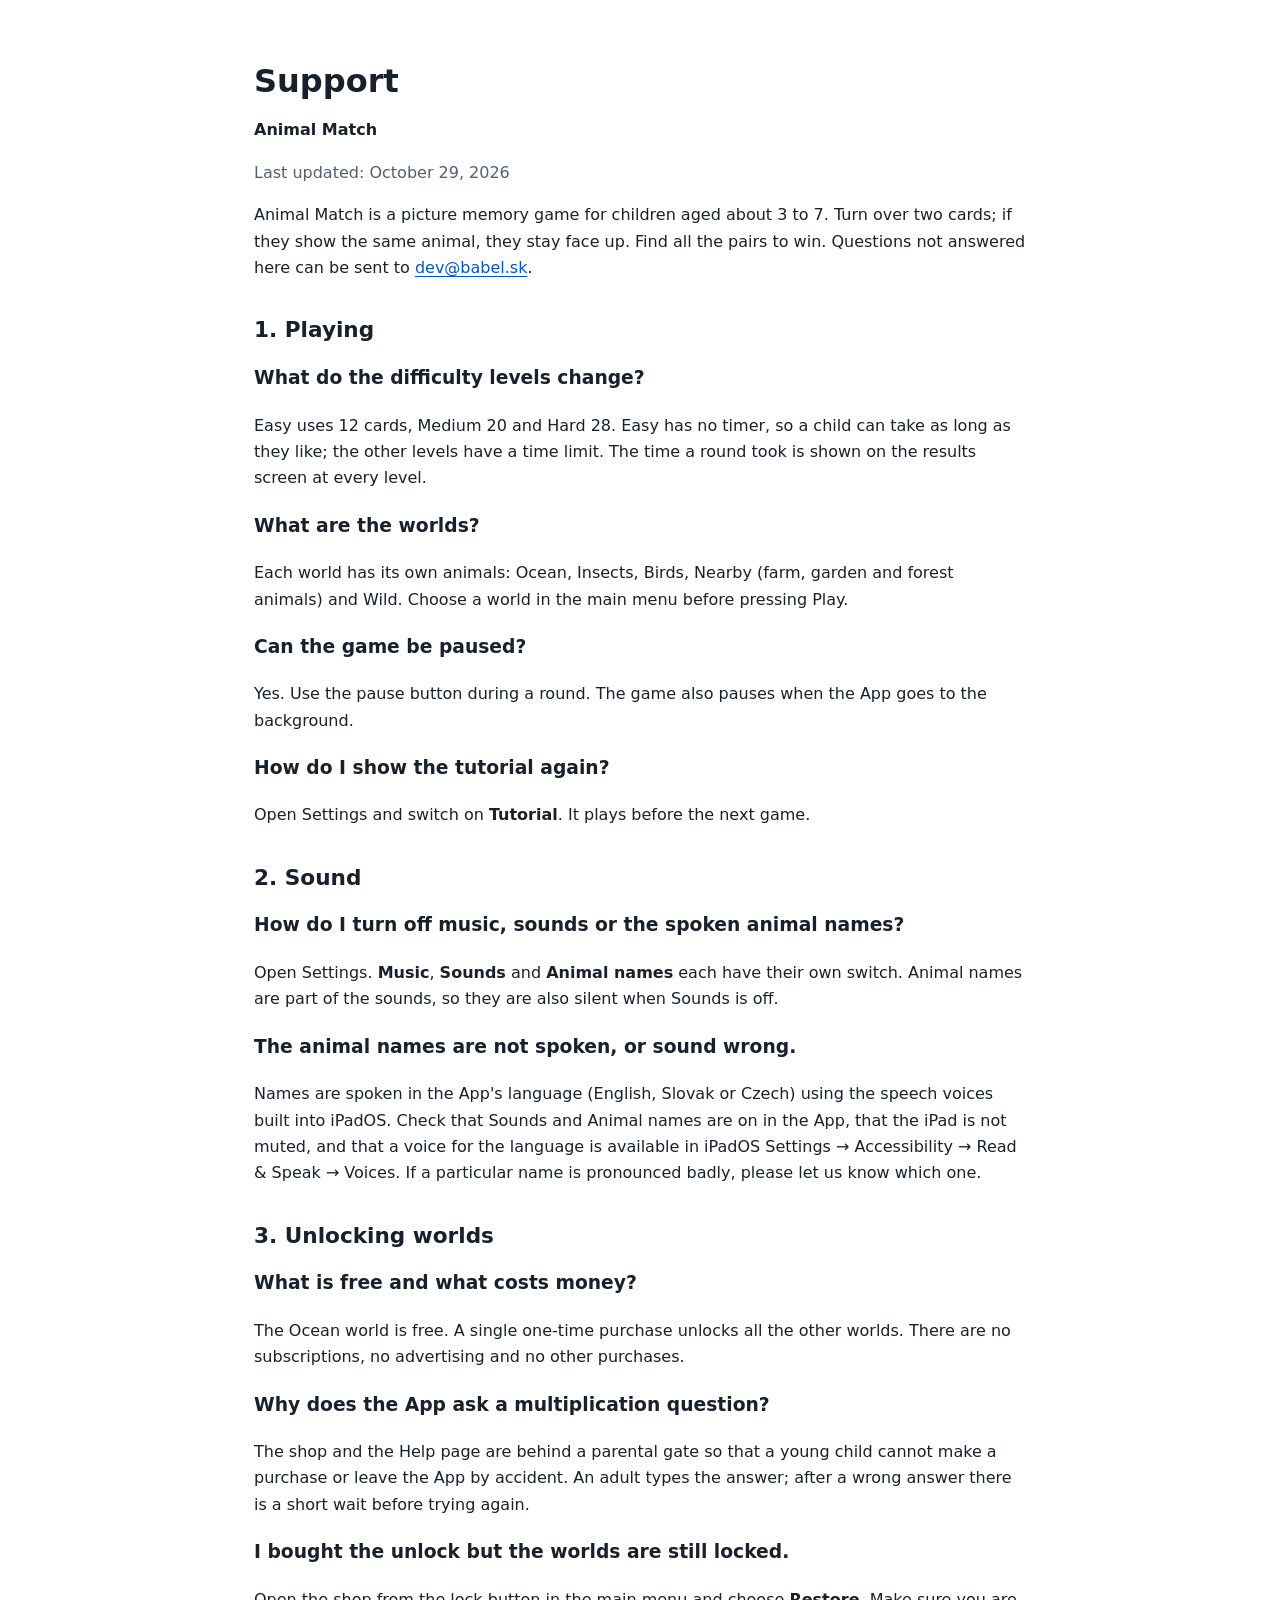
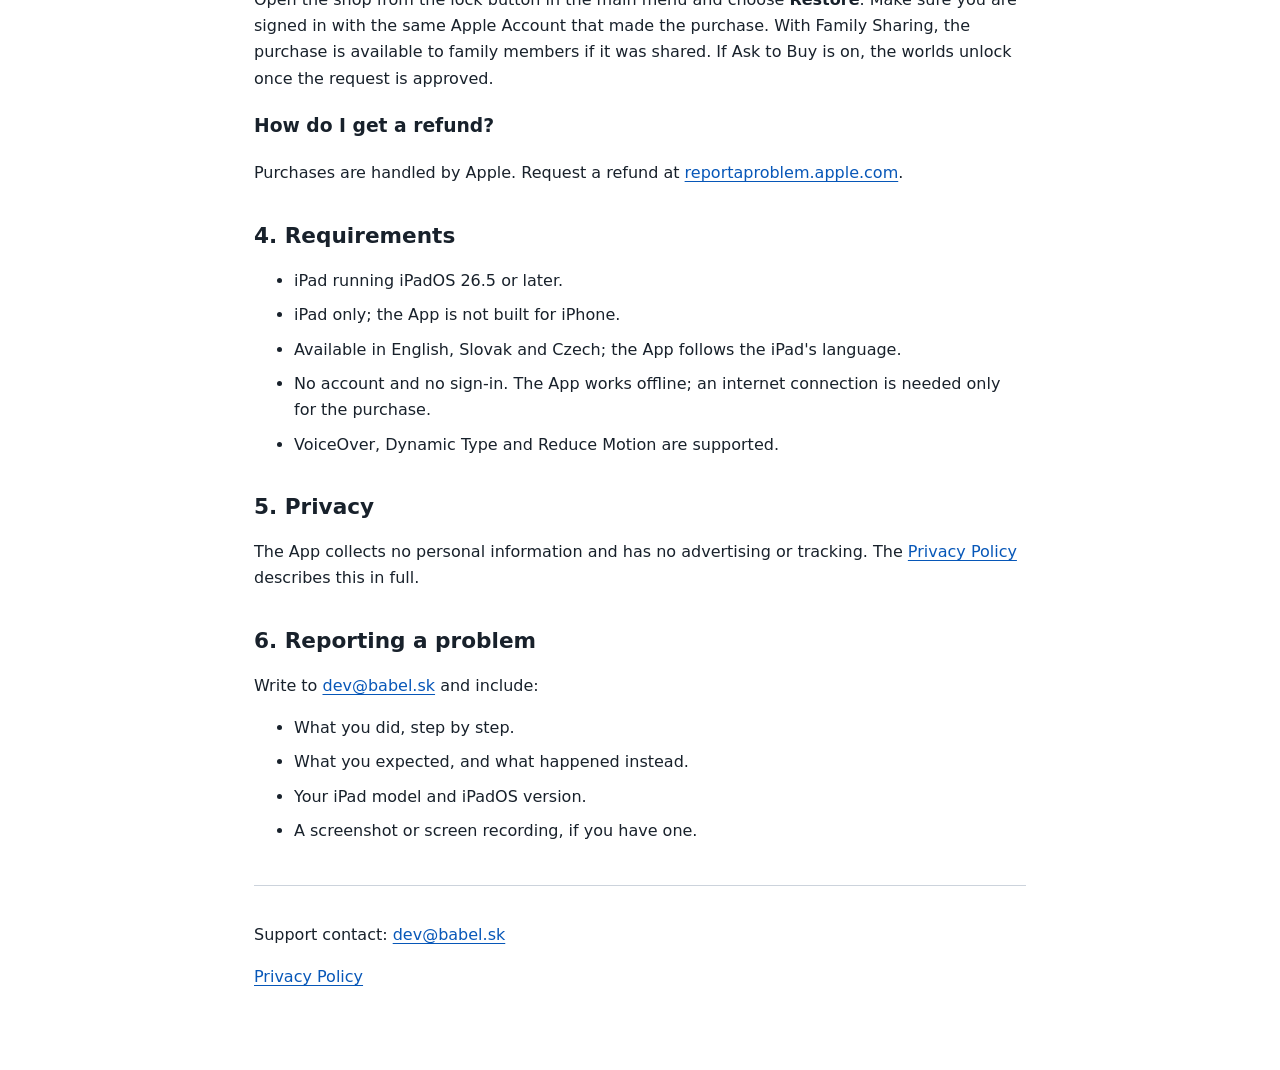
<file: AnimalMatch/support/index.html>
<!DOCTYPE html>
<html lang="en">
<head>
    <meta charset="UTF-8">
    <meta name="viewport" content="width=device-width, initial-scale=1">
    <meta name="color-scheme" content="light dark">
    <meta name="description" content="Support and frequently asked questions for Animal Match.">
    <title>Support — Animal Match</title>
      <style>
          :root {
              color-scheme: light dark;
              font-family: system-ui, -apple-system, BlinkMacSystemFont,
                  "Segoe UI", sans-serif;
              line-height: 1.65;
              background: #ffffff;
              color: #18212b;
          }

          * {
              box-sizing: border-box;
          }

          body {
              margin: 0;
          }

          main {
              max-width: 820px;
              margin: 0 auto;
              padding: 40px 24px 64px;
          }

          h1, h2 {
              line-height: 1.25;
          }

          h1 {
              margin-bottom: 12px;
              font-size: 2rem;
          }

          h2 {
              margin-top: 36px;
              font-size: 1.35rem;
          }

          p, li {
              overflow-wrap: anywhere;
          }

          li + li {
              margin-top: 8px;
          }

          a {
              color: #0757b8;
              text-underline-offset: 3px;
          }

          a:focus-visible {
              outline: 3px solid currentColor;
              outline-offset: 4px;
          }

          .updated {
              color: #526070;
          }

          footer {
              margin-top: 40px;
              padding-top: 20px;
              border-top: 1px solid #ccd3dc;
          }

          @media (prefers-color-scheme: dark) {
              :root {
                  background: #101820;
                  color: #edf2f7;
              }

              a {
                  color: #8bc8ff;
              }

              .updated {
                  color: #b5c1ce;
              }

              footer {
                  border-color: #42505f;
              }
          }
      </style>
</head>
<body>
<main>
    <header>
        <h1>Support</h1>
        <p><strong>Animal Match</strong></p>
        <p class="updated">
            Last updated:
            <time datetime="2026-10-29">October 29, 2026</time>
        </p>
    </header>

    <p>
        Animal Match is a picture memory game for children aged about 3 to 7.
        Turn over two cards; if they show the same animal, they stay face up.
        Find all the pairs to win. Questions not answered here can be sent to
        <a href="mailto:dev@babel.sk">dev@babel.sk</a>.
    </p>

    <h2>1. Playing</h2>

    <h3>What do the difficulty levels change?</h3>
    <p>
        Easy uses 12 cards, Medium 20 and Hard 28. Easy has no timer, so a child can take
        as long as they like; the other levels have a time limit. The time
        a round took is shown on the results screen at every level.
    </p>

    <h3>What are the worlds?</h3>
    <p>
        Each world has its own animals: Ocean, Insects, Birds, Nearby
        (farm, garden and forest animals) and Wild. Choose a world in the
        main menu before pressing Play.
    </p>

    <h3>Can the game be paused?</h3>
    <p>
        Yes. Use the pause button during a round. The game also pauses when
        the App goes to the background.
    </p>

    <h3>How do I show the tutorial again?</h3>
    <p>
        Open Settings and switch on <strong>Tutorial</strong>. It plays
        before the next game.
    </p>

    <h2>2. Sound</h2>

    <h3>How do I turn off music, sounds or the spoken animal names?</h3>
    <p>
        Open Settings. <strong>Music</strong>, <strong>Sounds</strong> and
        <strong>Animal names</strong> each have their own switch. Animal
        names are part of the sounds, so they are also silent when Sounds is
        off.
    </p>

    <h3>The animal names are not spoken, or sound wrong.</h3>
    <p>
        Names are spoken in the App's language (English, Slovak or Czech)
        using the speech voices built into iPadOS. Check that Sounds and
        Animal names are on in the App, that the iPad is not muted, and that
        a voice for the language is available in iPadOS Settings →
        Accessibility → Read &amp; Speak → Voices. If a particular name is
        pronounced badly, please let us know which one.
    </p>

    <h2>3. Unlocking worlds</h2>

    <h3>What is free and what costs money?</h3>
    <p>
        The Ocean world is free. A single one-time purchase unlocks all the
        other worlds. There are no subscriptions, no advertising and no
        other purchases.
    </p>

    <h3>Why does the App ask a multiplication question?</h3>
    <p>
        The shop and the Help page are behind a parental gate so that a young
        child cannot make a purchase or leave the App by accident. An adult
        types the answer; after a wrong answer there is a short wait before
        trying again.
    </p>

    <h3>I bought the unlock but the worlds are still locked.</h3>
    <p>
        Open the shop from the lock button in the main menu and choose
        <strong>Restore</strong>. Make sure you are signed in with the same
        Apple Account that made the purchase. With Family Sharing, the
        purchase is available to family members if it was shared. If Ask to
        Buy is on, the worlds unlock once the request is approved.
    </p>

    <h3>How do I get a refund?</h3>
    <p>
        Purchases are handled by Apple. Request a refund at
        <a href="https://reportaproblem.apple.com">reportaproblem.apple.com</a>.
    </p>

    <h2>4. Requirements</h2>

    <ul>
        <li>iPad running iPadOS 26.5 or later.</li>
        <li>iPad only; the App is not built for iPhone.</li>
        <li>Available in English, Slovak and Czech; the App follows the iPad's language.</li>
        <li>No account and no sign-in. The App works offline; an internet connection is needed only for the purchase.</li>
        <li>VoiceOver, Dynamic Type and Reduce Motion are supported.</li>
    </ul>

    <h2>5. Privacy</h2>

    <p>
        The App collects no personal information and has no advertising or
        tracking. The <a href="../">Privacy Policy</a> describes this in full.
    </p>

    <h2>6. Reporting a problem</h2>

    <p>Write to <a href="mailto:dev@babel.sk">dev@babel.sk</a> and include:</p>
    <ul>
        <li>What you did, step by step.</li>
        <li>What you expected, and what happened instead.</li>
        <li>Your iPad model and iPadOS version.</li>
        <li>A screenshot or screen recording, if you have one.</li>
    </ul>

    <footer>
        <p>
            Support contact:
            <a href="mailto:dev@babel.sk">dev@babel.sk</a>
        </p>
        <p><a href="../">Privacy Policy</a></p>
    </footer>
</main>
</body>
</html>
</file>
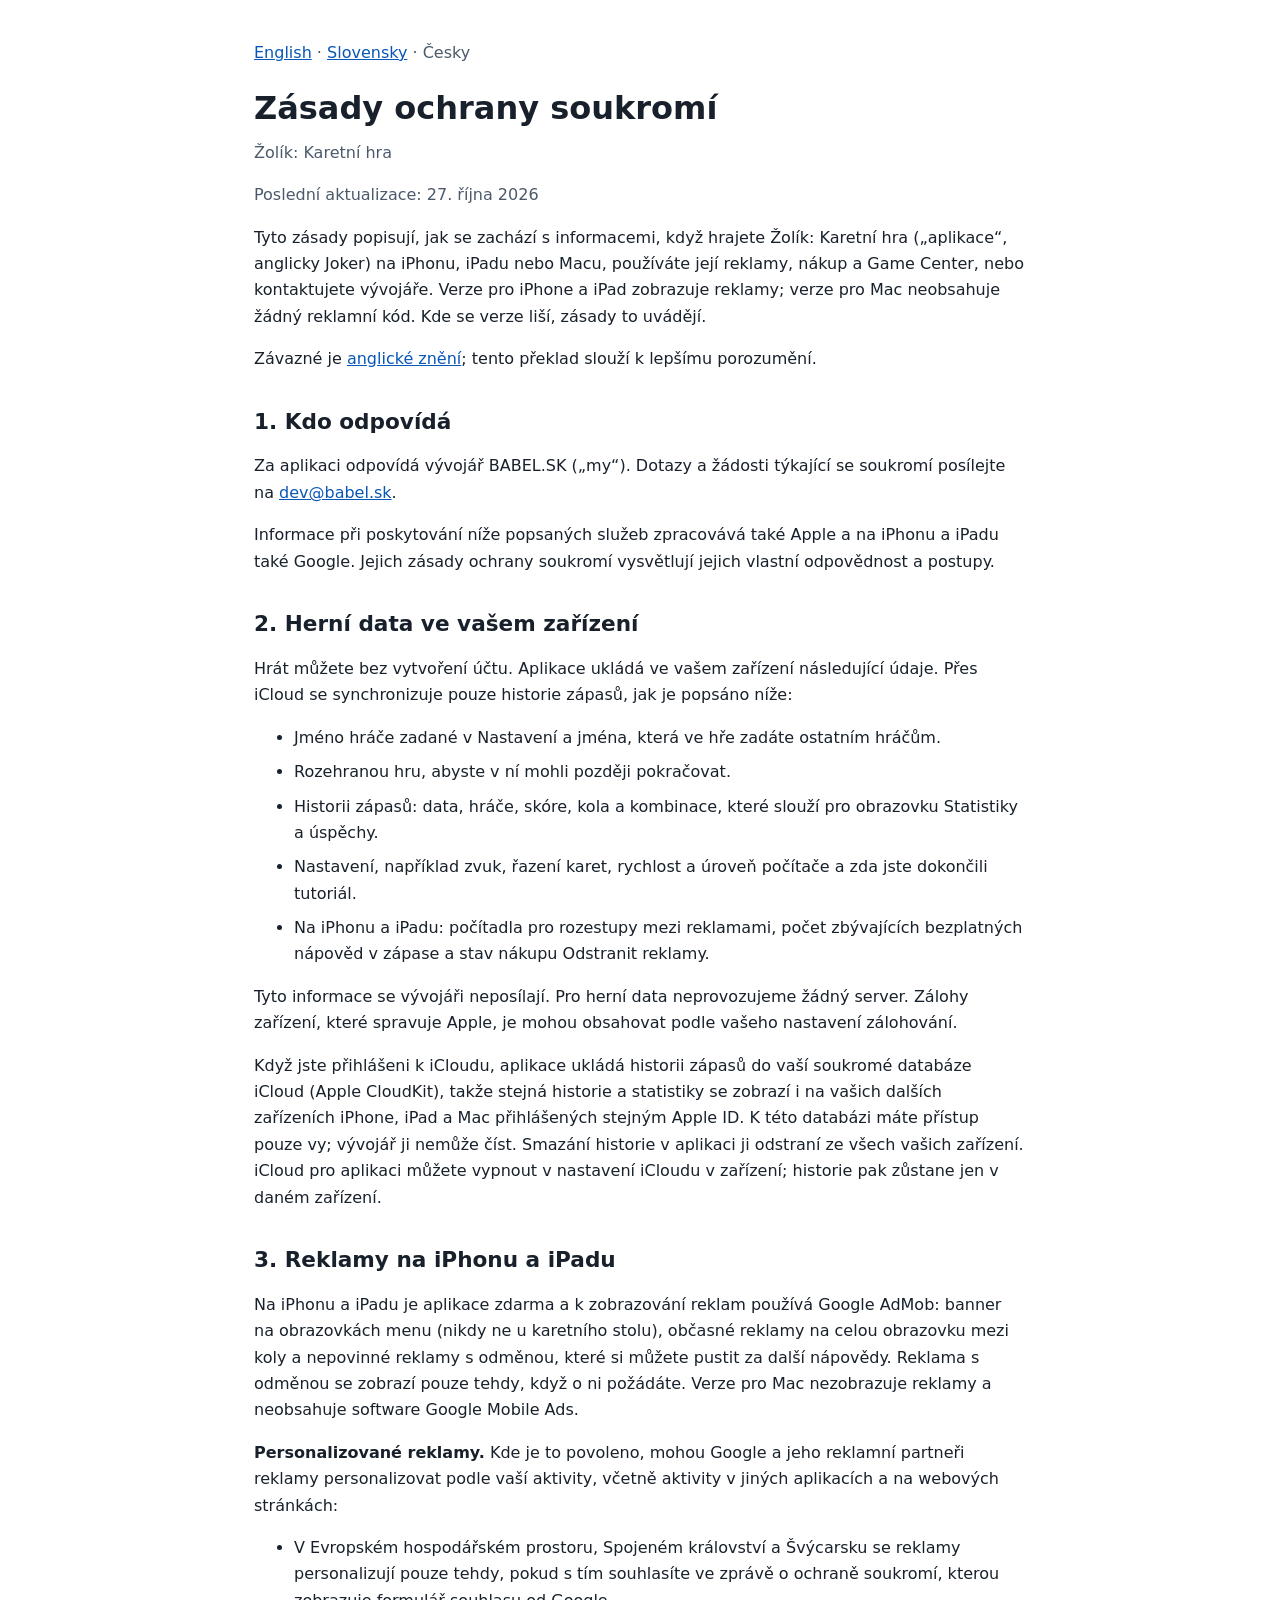
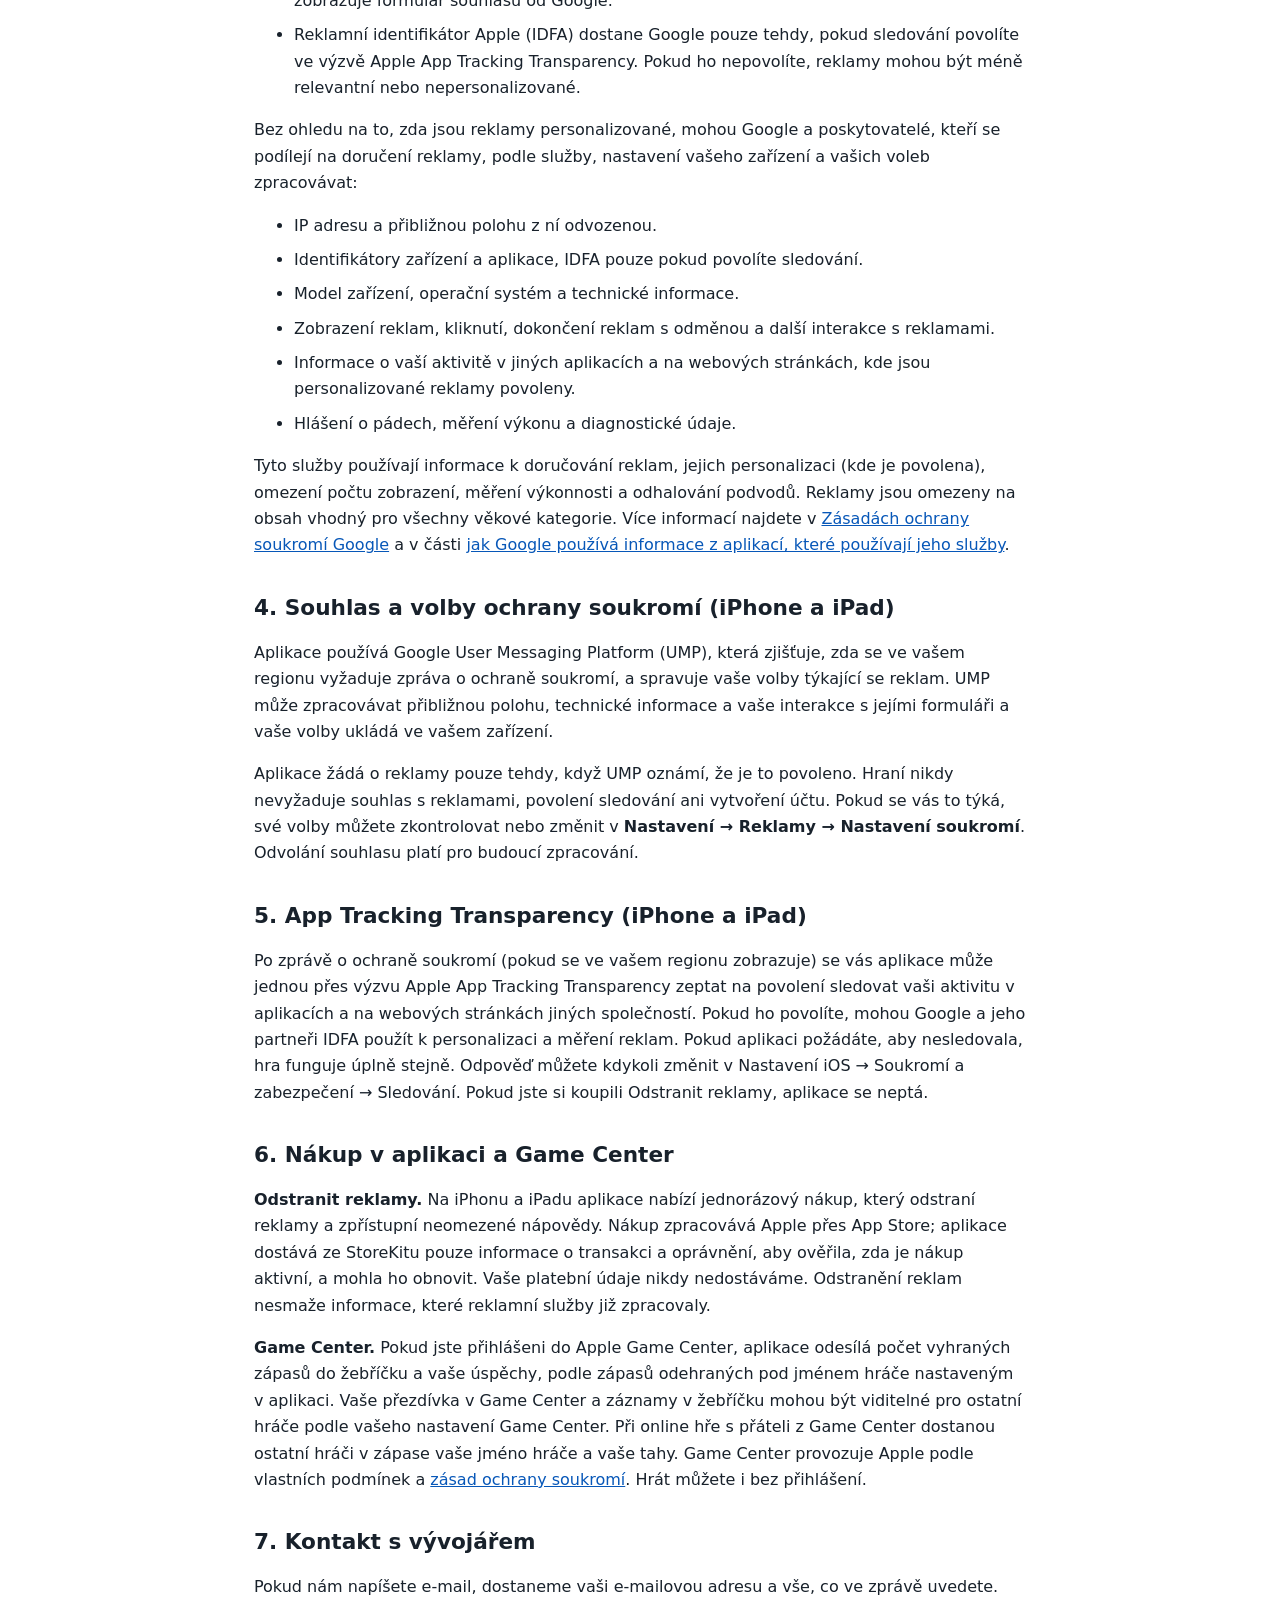
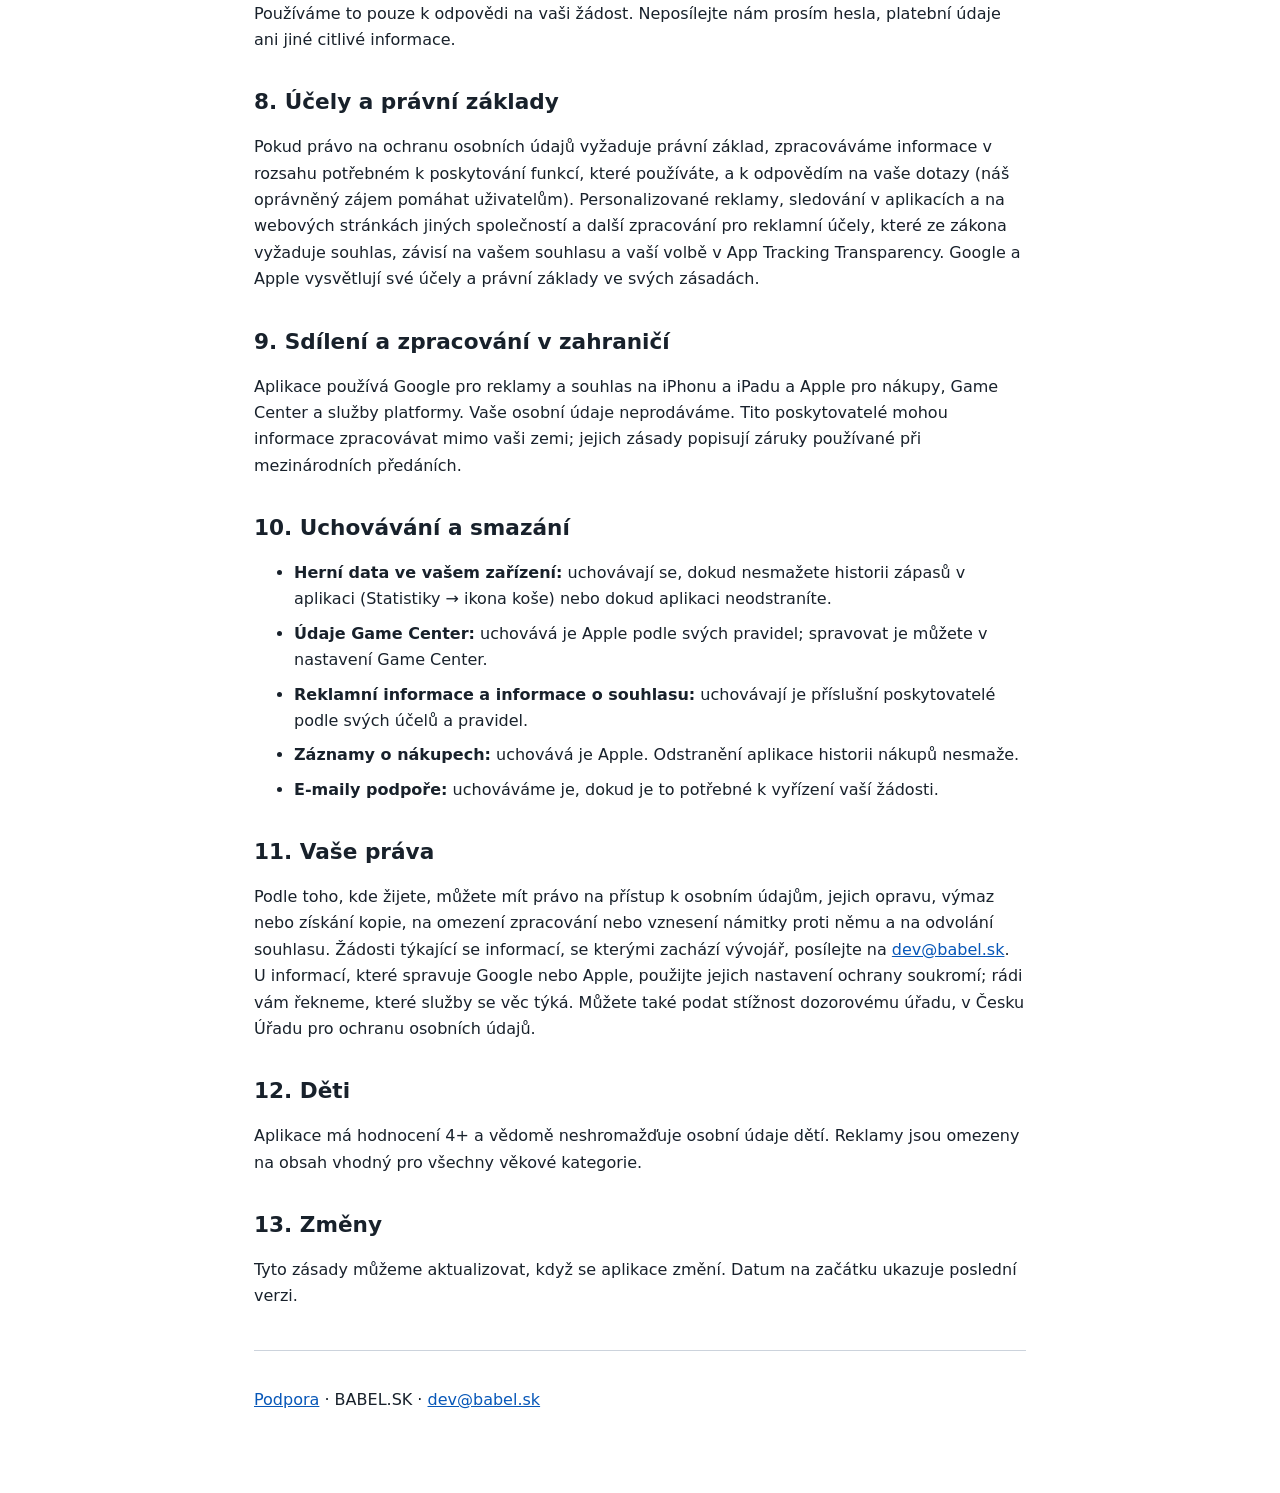
<file: joker/cz/index.html>
<!DOCTYPE html>
<html lang="cs">
<head>
    <meta charset="UTF-8">
    <meta name="viewport" content="width=device-width, initial-scale=1">
    <meta name="color-scheme" content="light dark">
    <meta name="description" content="Zásady ochrany soukromí aplikace Žolík: Karetní hra.">
    <title>Zásady ochrany soukromí — Žolík</title>
    <link rel="alternate" hreflang="en" href="../">
    <link rel="alternate" hreflang="sk" href="../sk/">
    <link rel="stylesheet" href="../style.css">
</head>
<body>
<main>
    <p class="updated"><a href="../">English</a> · <a href="../sk/">Slovensky</a> · Česky</p>
    <h1>Zásady ochrany soukromí</h1>
    <p class="subtitle">Žolík: Karetní hra</p>
    <p class="updated">Poslední aktualizace: 27. října 2026</p>

    <p>
        Tyto zásady popisují, jak se zachází s informacemi, když hrajete Žolík: Karetní hra („aplikace“, anglicky
        Joker) na iPhonu, iPadu nebo Macu, používáte její reklamy, nákup a Game Center, nebo kontaktujete vývojáře.
        Verze pro iPhone a iPad zobrazuje reklamy; verze pro Mac neobsahuje žádný reklamní kód. Kde se verze
        liší, zásady to uvádějí.
    </p>
    <p>
        Závazné je <a href="../">anglické znění</a>; tento překlad slouží k lepšímu porozumění.
    </p>

    <h2>1. Kdo odpovídá</h2>
    <p>
        Za aplikaci odpovídá vývojář BABEL.SK („my“). Dotazy a žádosti týkající se soukromí posílejte na
        <a href="mailto:dev@babel.sk">dev@babel.sk</a>.
    </p>
    <p>
        Informace při poskytování níže popsaných služeb zpracovává také Apple a na iPhonu a iPadu také Google.
        Jejich zásady ochrany soukromí vysvětlují jejich vlastní odpovědnost a postupy.
    </p>

    <h2>2. Herní data ve vašem zařízení</h2>
    <p>
        Hrát můžete bez vytvoření účtu. Aplikace ukládá ve vašem zařízení následující údaje. Přes iCloud se
        synchronizuje pouze historie zápasů, jak je popsáno níže:
    </p>
    <ul>
        <li>Jméno hráče zadané v Nastavení a jména, která ve hře zadáte ostatním hráčům.</li>
        <li>Rozehranou hru, abyste v ní mohli později pokračovat.</li>
        <li>Historii zápasů: data, hráče, skóre, kola a kombinace, které slouží pro obrazovku Statistiky
            a úspěchy.</li>
        <li>Nastavení, například zvuk, řazení karet, rychlost a úroveň počítače a zda jste dokončili
            tutoriál.</li>
        <li>Na iPhonu a iPadu: počítadla pro rozestupy mezi reklamami, počet zbývajících bezplatných nápověd
            v zápase a stav nákupu Odstranit reklamy.</li>
    </ul>
    <p>
        Tyto informace se vývojáři neposílají. Pro herní data neprovozujeme žádný server. Zálohy zařízení, které
        spravuje Apple, je mohou obsahovat podle vašeho nastavení zálohování.
    </p>
    <p>
        Když jste přihlášeni k iCloudu, aplikace ukládá historii zápasů do vaší soukromé databáze iCloud
        (Apple CloudKit), takže stejná historie a statistiky se zobrazí i na vašich dalších zařízeních iPhone,
        iPad a Mac přihlášených stejným Apple ID. K této databázi máte přístup pouze vy; vývojář ji nemůže číst.
        Smazání historie v aplikaci ji odstraní ze všech vašich zařízení. iCloud pro aplikaci můžete vypnout
        v nastavení iCloudu v zařízení; historie pak zůstane jen v daném zařízení.
    </p>

    <h2>3. Reklamy na iPhonu a iPadu</h2>
    <p>
        Na iPhonu a iPadu je aplikace zdarma a k zobrazování reklam používá Google AdMob: banner na obrazovkách
        menu (nikdy ne u karetního stolu), občasné reklamy na celou obrazovku mezi koly a nepovinné reklamy
        s odměnou, které si můžete pustit za další nápovědy. Reklama s odměnou se zobrazí pouze tehdy, když o ni
        požádáte. Verze pro Mac nezobrazuje reklamy a neobsahuje software Google Mobile Ads.
    </p>
    <p>
        <strong>Personalizované reklamy.</strong> Kde je to povoleno, mohou Google a jeho reklamní partneři reklamy
        personalizovat podle vaší aktivity, včetně aktivity v jiných aplikacích a na webových stránkách:
    </p>
    <ul>
        <li>V Evropském hospodářském prostoru, Spojeném království a Švýcarsku se reklamy personalizují pouze
            tehdy, pokud s tím souhlasíte ve zprávě o ochraně soukromí, kterou zobrazuje formulář souhlasu od
            Google.</li>
        <li>Reklamní identifikátor Apple (IDFA) dostane Google pouze tehdy, pokud sledování povolíte ve výzvě
            Apple App Tracking Transparency. Pokud ho nepovolíte, reklamy mohou být méně relevantní nebo
            nepersonalizované.</li>
    </ul>
    <p>
        Bez ohledu na to, zda jsou reklamy personalizované, mohou Google a poskytovatelé, kteří se podílejí na
        doručení reklamy, podle služby, nastavení vašeho zařízení a vašich voleb zpracovávat:
    </p>
    <ul>
        <li>IP adresu a přibližnou polohu z ní odvozenou.</li>
        <li>Identifikátory zařízení a aplikace, IDFA pouze pokud povolíte sledování.</li>
        <li>Model zařízení, operační systém a technické informace.</li>
        <li>Zobrazení reklam, kliknutí, dokončení reklam s odměnou a další interakce s reklamami.</li>
        <li>Informace o vaší aktivitě v jiných aplikacích a na webových stránkách, kde jsou personalizované
            reklamy povoleny.</li>
        <li>Hlášení o pádech, měření výkonu a diagnostické údaje.</li>
    </ul>
    <p>
        Tyto služby používají informace k doručování reklam, jejich personalizaci (kde je povolena), omezení
        počtu zobrazení, měření výkonnosti a odhalování podvodů. Reklamy jsou omezeny na obsah vhodný pro
        všechny věkové kategorie. Více informací najdete v
        <a href="https://policies.google.com/privacy?hl=cs">Zásadách ochrany soukromí Google</a> a v části
        <a href="https://policies.google.com/technologies/partner-sites?hl=cs">jak Google používá informace
        z aplikací, které používají jeho služby</a>.
    </p>

    <h2>4. Souhlas a volby ochrany soukromí (iPhone a iPad)</h2>
    <p>
        Aplikace používá Google User Messaging Platform (UMP), která zjišťuje, zda se ve vašem regionu vyžaduje
        zpráva o ochraně soukromí, a spravuje vaše volby týkající se reklam. UMP může zpracovávat přibližnou polohu,
        technické informace a vaše interakce s jejími formuláři a vaše volby ukládá ve vašem zařízení.
    </p>
    <p>
        Aplikace žádá o reklamy pouze tehdy, když UMP oznámí, že je to povoleno. Hraní nikdy nevyžaduje souhlas
        s reklamami, povolení sledování ani vytvoření účtu. Pokud se vás to týká, své volby můžete zkontrolovat
        nebo změnit v <strong>Nastavení → Reklamy → Nastavení soukromí</strong>. Odvolání souhlasu platí pro
        budoucí zpracování.
    </p>

    <h2>5. App Tracking Transparency (iPhone a iPad)</h2>
    <p>
        Po zprávě o ochraně soukromí (pokud se ve vašem regionu zobrazuje) se vás aplikace může jednou přes výzvu
        Apple App Tracking Transparency zeptat na povolení sledovat vaši aktivitu v aplikacích a na webových
        stránkách jiných společností. Pokud ho povolíte, mohou Google a jeho partneři IDFA použít k personalizaci
        a měření reklam. Pokud aplikaci požádáte, aby nesledovala, hra funguje úplně stejně. Odpověď můžete
        kdykoli změnit v Nastavení iOS → Soukromí a zabezpečení → Sledování. Pokud jste si koupili Odstranit
        reklamy, aplikace se neptá.
    </p>

    <h2>6. Nákup v aplikaci a Game Center</h2>
    <p>
        <strong>Odstranit reklamy.</strong> Na iPhonu a iPadu aplikace nabízí jednorázový nákup, který odstraní
        reklamy a zpřístupní neomezené nápovědy. Nákup zpracovává Apple přes App Store; aplikace dostává ze
        StoreKitu pouze informace o transakci a oprávnění, aby ověřila, zda je nákup aktivní, a mohla ho obnovit.
        Vaše platební údaje nikdy nedostáváme. Odstranění reklam nesmaže informace, které reklamní služby již
        zpracovaly.
    </p>
    <p>
        <strong>Game Center.</strong> Pokud jste přihlášeni do Apple Game Center, aplikace odesílá počet vyhraných
        zápasů do žebříčku a vaše úspěchy, podle zápasů odehraných pod jménem hráče nastaveným v aplikaci. Vaše
        přezdívka v Game Center a záznamy v žebříčku mohou být viditelné pro ostatní hráče podle vašeho nastavení
        Game Center. Při online hře s přáteli z Game Center dostanou ostatní hráči v zápase vaše jméno hráče
        a vaše tahy. Game Center provozuje Apple podle vlastních podmínek a
        <a href="https://www.apple.com/cz/legal/privacy/">zásad ochrany soukromí</a>. Hrát můžete i bez
        přihlášení.
    </p>

    <h2>7. Kontakt s vývojářem</h2>
    <p>
        Pokud nám napíšete e-mail, dostaneme vaši e-mailovou adresu a vše, co ve zprávě uvedete. Používáme to pouze
        k odpovědi na vaši žádost. Neposílejte nám prosím hesla, platební údaje ani jiné citlivé informace.
    </p>

    <h2>8. Účely a právní základy</h2>
    <p>
        Pokud právo na ochranu osobních údajů vyžaduje právní základ, zpracováváme informace v rozsahu potřebném
        k poskytování funkcí, které používáte, a k odpovědím na vaše dotazy (náš oprávněný zájem pomáhat
        uživatelům). Personalizované reklamy, sledování v aplikacích a na webových stránkách jiných společností
        a další zpracování pro reklamní účely, které ze zákona vyžaduje souhlas, závisí na vašem souhlasu a vaší
        volbě v App Tracking Transparency. Google a Apple vysvětlují své účely a právní základy ve svých
        zásadách.
    </p>

    <h2>9. Sdílení a zpracování v zahraničí</h2>
    <p>
        Aplikace používá Google pro reklamy a souhlas na iPhonu a iPadu a Apple pro nákupy, Game Center a služby
        platformy. Vaše osobní údaje neprodáváme. Tito poskytovatelé mohou informace zpracovávat mimo vaši zemi;
        jejich zásady popisují záruky používané při mezinárodních předáních.
    </p>

    <h2>10. Uchovávání a smazání</h2>
    <ul>
        <li><strong>Herní data ve vašem zařízení:</strong> uchovávají se, dokud nesmažete historii zápasů
            v aplikaci (Statistiky → ikona koše) nebo dokud aplikaci neodstraníte.</li>
        <li><strong>Údaje Game Center:</strong> uchovává je Apple podle svých pravidel; spravovat je můžete
            v nastavení Game Center.</li>
        <li><strong>Reklamní informace a informace o souhlasu:</strong> uchovávají je příslušní poskytovatelé
            podle svých účelů a pravidel.</li>
        <li><strong>Záznamy o nákupech:</strong> uchovává je Apple. Odstranění aplikace historii nákupů
            nesmaže.</li>
        <li><strong>E-maily podpoře:</strong> uchováváme je, dokud je to potřebné k vyřízení vaší žádosti.</li>
    </ul>

    <h2>11. Vaše práva</h2>
    <p>
        Podle toho, kde žijete, můžete mít právo na přístup k osobním údajům, jejich opravu, výmaz nebo získání
        kopie, na omezení zpracování nebo vznesení námitky proti němu a na odvolání souhlasu. Žádosti týkající se
        informací, se kterými zachází vývojář, posílejte na <a href="mailto:dev@babel.sk">dev@babel.sk</a>.
        U informací, které spravuje Google nebo Apple, použijte jejich nastavení ochrany soukromí; rádi vám
        řekneme, které služby se věc týká. Můžete také podat stížnost dozorovému úřadu, v Česku Úřadu pro ochranu
        osobních údajů.
    </p>

    <h2>12. Děti</h2>
    <p>
        Aplikace má hodnocení 4+ a vědomě neshromažďuje osobní údaje dětí. Reklamy jsou omezeny na obsah vhodný
        pro všechny věkové kategorie.
    </p>

    <h2>13. Změny</h2>
    <p>
        Tyto zásady můžeme aktualizovat, když se aplikace změní. Datum na začátku ukazuje poslední verzi.
    </p>

    <footer>
        <p><a href="../support/">Podpora</a> · BABEL.SK · <a href="mailto:dev@babel.sk">dev@babel.sk</a></p>
    </footer>
</main>
</body>
</html>
</file>
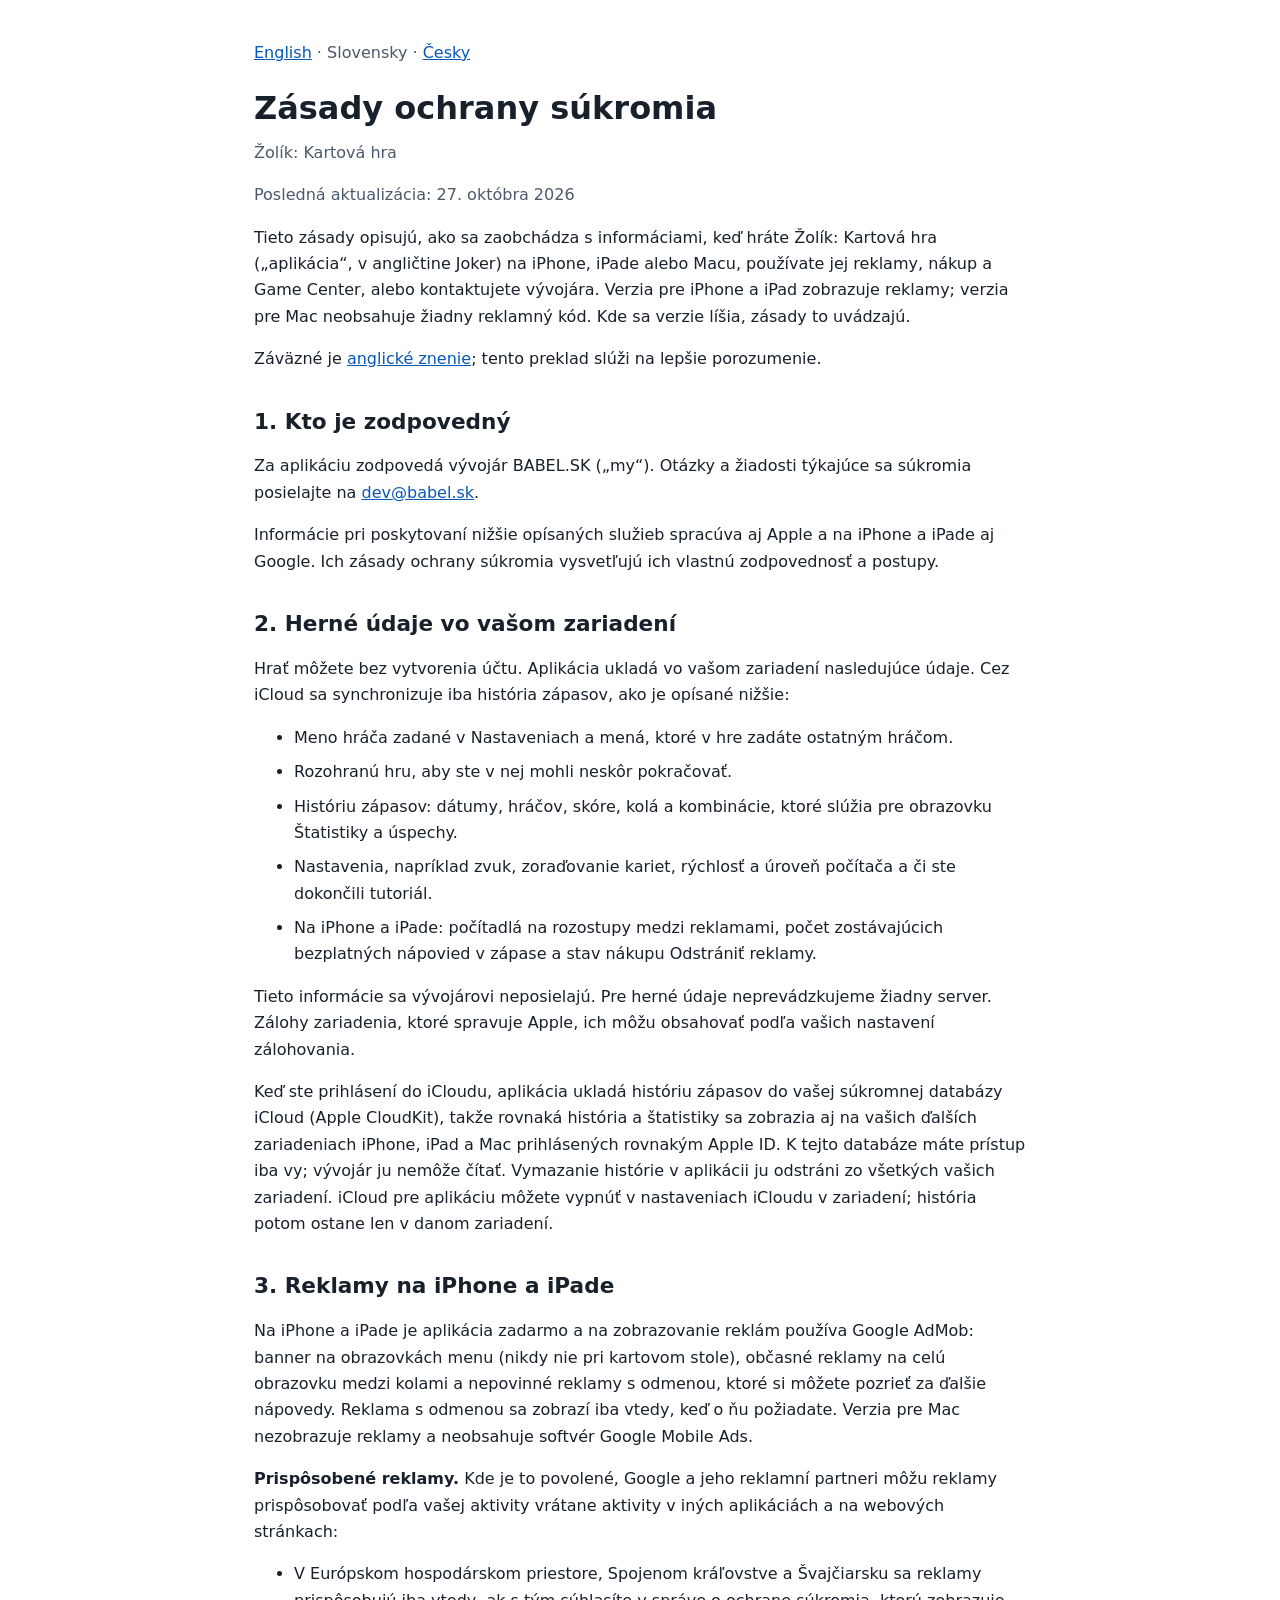
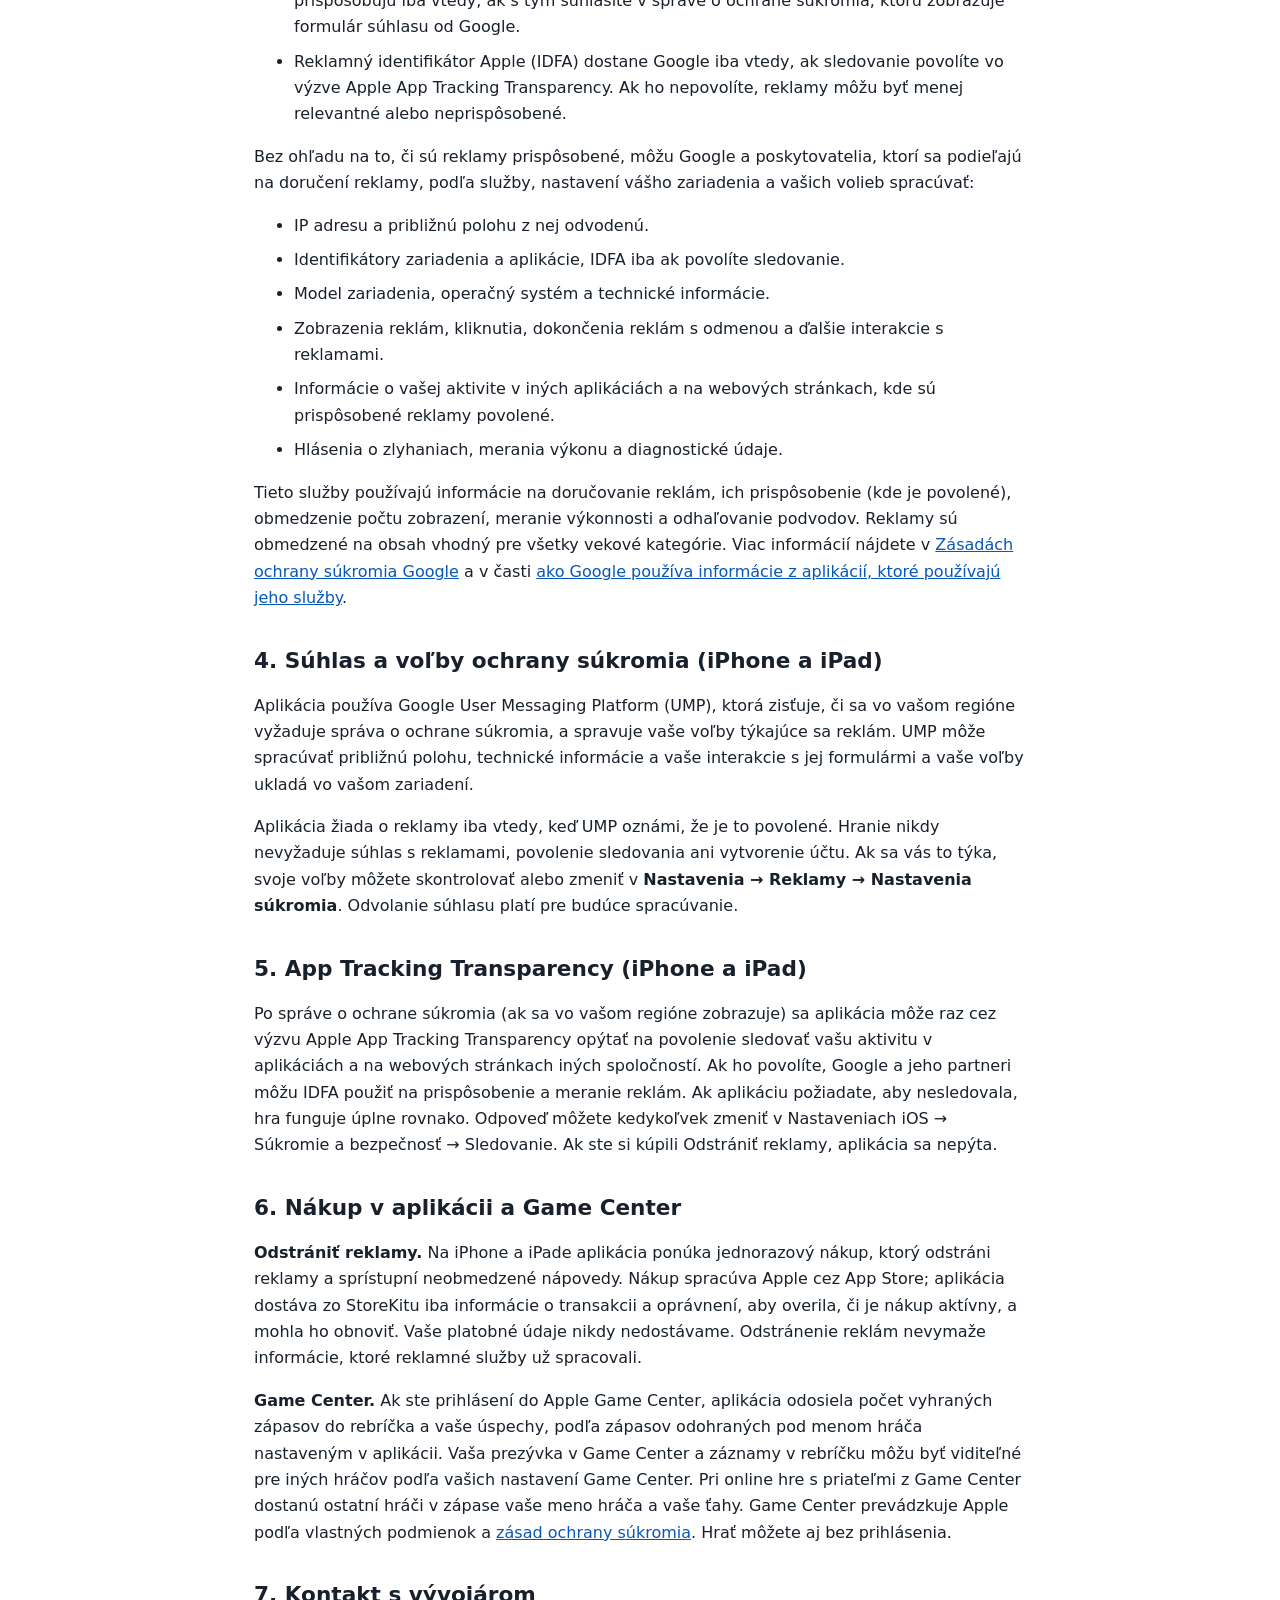
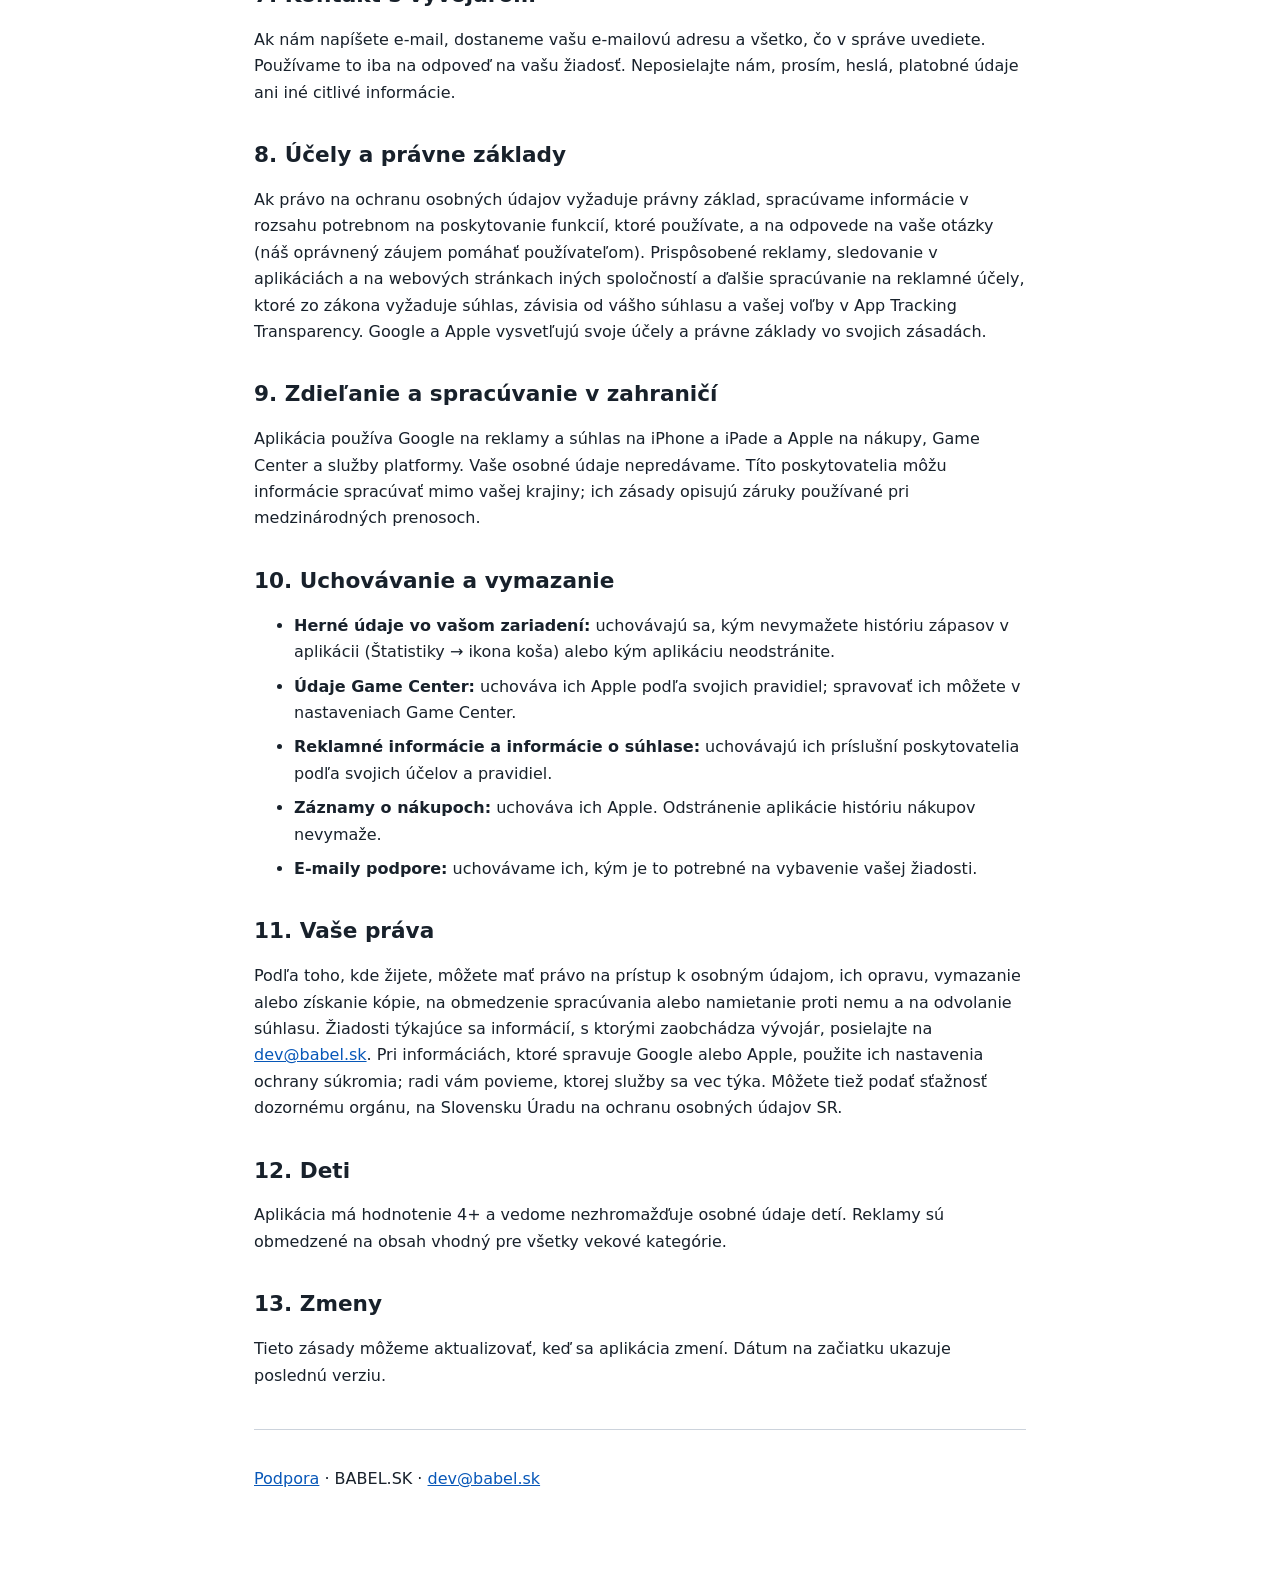
<file: joker/sk/index.html>
<!DOCTYPE html>
<html lang="sk">
<head>
    <meta charset="UTF-8">
    <meta name="viewport" content="width=device-width, initial-scale=1">
    <meta name="color-scheme" content="light dark">
    <meta name="description" content="Zásady ochrany súkromia aplikácie Žolík: Kartová hra.">
    <title>Zásady ochrany súkromia — Žolík</title>
    <link rel="alternate" hreflang="en" href="../">
    <link rel="alternate" hreflang="cs" href="../cs/">
    <link rel="stylesheet" href="../style.css">
</head>
<body>
<main>
    <p class="updated"><a href="../">English</a> · Slovensky · <a href="../cz/">Česky</a></p>
    <h1>Zásady ochrany súkromia</h1>
    <p class="subtitle">Žolík: Kartová hra</p>
    <p class="updated">Posledná aktualizácia: 27. októbra 2026</p>

    <p>
        Tieto zásady opisujú, ako sa zaobchádza s informáciami, keď hráte Žolík: Kartová hra („aplikácia“, v angličtine
        Joker) na iPhone, iPade alebo Macu, používate jej reklamy, nákup a Game Center, alebo kontaktujete vývojára.
        Verzia pre iPhone a iPad zobrazuje reklamy; verzia pre Mac neobsahuje žiadny reklamný kód. Kde sa verzie
        líšia, zásady to uvádzajú.
    </p>
    <p>
        Záväzné je <a href="../">anglické znenie</a>; tento preklad slúži na lepšie porozumenie.
    </p>

    <h2>1. Kto je zodpovedný</h2>
    <p>
        Za aplikáciu zodpovedá vývojár BABEL.SK („my“). Otázky a žiadosti týkajúce sa súkromia posielajte na
        <a href="mailto:dev@babel.sk">dev@babel.sk</a>.
    </p>
    <p>
        Informácie pri poskytovaní nižšie opísaných služieb spracúva aj Apple a na iPhone a iPade aj Google. Ich
        zásady ochrany súkromia vysvetľujú ich vlastnú zodpovednosť a postupy.
    </p>

    <h2>2. Herné údaje vo vašom zariadení</h2>
    <p>
        Hrať môžete bez vytvorenia účtu. Aplikácia ukladá vo vašom zariadení nasledujúce údaje. Cez iCloud sa
        synchronizuje iba história zápasov, ako je opísané nižšie:
    </p>
    <ul>
        <li>Meno hráča zadané v Nastaveniach a mená, ktoré v hre zadáte ostatným hráčom.</li>
        <li>Rozohranú hru, aby ste v nej mohli neskôr pokračovať.</li>
        <li>Históriu zápasov: dátumy, hráčov, skóre, kolá a kombinácie, ktoré slúžia pre obrazovku Štatistiky
            a úspechy.</li>
        <li>Nastavenia, napríklad zvuk, zoraďovanie kariet, rýchlosť a úroveň počítača a či ste dokončili
            tutoriál.</li>
        <li>Na iPhone a iPade: počítadlá na rozostupy medzi reklamami, počet zostávajúcich bezplatných nápovied
            v zápase a stav nákupu Odstrániť reklamy.</li>
    </ul>
    <p>
        Tieto informácie sa vývojárovi neposielajú. Pre herné údaje neprevádzkujeme žiadny server. Zálohy
        zariadenia, ktoré spravuje Apple, ich môžu obsahovať podľa vašich nastavení zálohovania.
    </p>
    <p>
        Keď ste prihlásení do iCloudu, aplikácia ukladá históriu zápasov do vašej súkromnej databázy iCloud
        (Apple CloudKit), takže rovnaká história a štatistiky sa zobrazia aj na vašich ďalších zariadeniach iPhone,
        iPad a Mac prihlásených rovnakým Apple ID. K tejto databáze máte prístup iba vy; vývojár ju nemôže čítať.
        Vymazanie histórie v aplikácii ju odstráni zo všetkých vašich zariadení. iCloud pre aplikáciu môžete vypnúť
        v nastaveniach iCloudu v zariadení; história potom ostane len v danom zariadení.
    </p>

    <h2>3. Reklamy na iPhone a iPade</h2>
    <p>
        Na iPhone a iPade je aplikácia zadarmo a na zobrazovanie reklám používa Google AdMob: banner na obrazovkách
        menu (nikdy nie pri kartovom stole), občasné reklamy na celú obrazovku medzi kolami a nepovinné reklamy
        s odmenou, ktoré si môžete pozrieť za ďalšie nápovedy. Reklama s odmenou sa zobrazí iba vtedy, keď o ňu
        požiadate. Verzia pre Mac nezobrazuje reklamy a neobsahuje softvér Google Mobile Ads.
    </p>
    <p>
        <strong>Prispôsobené reklamy.</strong> Kde je to povolené, Google a jeho reklamní partneri môžu reklamy
        prispôsobovať podľa vašej aktivity vrátane aktivity v iných aplikáciách a na webových stránkach:
    </p>
    <ul>
        <li>V Európskom hospodárskom priestore, Spojenom kráľovstve a Švajčiarsku sa reklamy prispôsobujú iba
            vtedy, ak s tým súhlasíte v správe o ochrane súkromia, ktorú zobrazuje formulár súhlasu od Google.</li>
        <li>Reklamný identifikátor Apple (IDFA) dostane Google iba vtedy, ak sledovanie povolíte vo výzve Apple
            App Tracking Transparency. Ak ho nepovolíte, reklamy môžu byť menej relevantné alebo
            neprispôsobené.</li>
    </ul>
    <p>
        Bez ohľadu na to, či sú reklamy prispôsobené, môžu Google a poskytovatelia, ktorí sa podieľajú na doručení
        reklamy, podľa služby, nastavení vášho zariadenia a vašich volieb spracúvať:
    </p>
    <ul>
        <li>IP adresu a približnú polohu z nej odvodenú.</li>
        <li>Identifikátory zariadenia a aplikácie, IDFA iba ak povolíte sledovanie.</li>
        <li>Model zariadenia, operačný systém a technické informácie.</li>
        <li>Zobrazenia reklám, kliknutia, dokončenia reklám s odmenou a ďalšie interakcie s reklamami.</li>
        <li>Informácie o vašej aktivite v iných aplikáciách a na webových stránkach, kde sú prispôsobené reklamy
            povolené.</li>
        <li>Hlásenia o zlyhaniach, merania výkonu a diagnostické údaje.</li>
    </ul>
    <p>
        Tieto služby používajú informácie na doručovanie reklám, ich prispôsobenie (kde je povolené), obmedzenie
        počtu zobrazení, meranie výkonnosti a odhaľovanie podvodov. Reklamy sú obmedzené na obsah vhodný pre
        všetky vekové kategórie. Viac informácií nájdete v
        <a href="https://policies.google.com/privacy?hl=sk">Zásadách ochrany súkromia Google</a> a v časti
        <a href="https://policies.google.com/technologies/partner-sites?hl=sk">ako Google používa informácie
        z aplikácií, ktoré používajú jeho služby</a>.
    </p>

    <h2>4. Súhlas a voľby ochrany súkromia (iPhone a iPad)</h2>
    <p>
        Aplikácia používa Google User Messaging Platform (UMP), ktorá zisťuje, či sa vo vašom regióne vyžaduje
        správa o ochrane súkromia, a spravuje vaše voľby týkajúce sa reklám. UMP môže spracúvať približnú polohu,
        technické informácie a vaše interakcie s jej formulármi a vaše voľby ukladá vo vašom zariadení.
    </p>
    <p>
        Aplikácia žiada o reklamy iba vtedy, keď UMP oznámi, že je to povolené. Hranie nikdy nevyžaduje súhlas
        s reklamami, povolenie sledovania ani vytvorenie účtu. Ak sa vás to týka, svoje voľby môžete skontrolovať
        alebo zmeniť v <strong>Nastavenia → Reklamy → Nastavenia súkromia</strong>. Odvolanie súhlasu platí pre
        budúce spracúvanie.
    </p>

    <h2>5. App Tracking Transparency (iPhone a iPad)</h2>
    <p>
        Po správe o ochrane súkromia (ak sa vo vašom regióne zobrazuje) sa aplikácia môže raz cez výzvu Apple App
        Tracking Transparency opýtať na povolenie sledovať vašu aktivitu v aplikáciách a na webových stránkach iných
        spoločností. Ak ho povolíte, Google a jeho partneri môžu IDFA použiť na prispôsobenie a meranie reklám. Ak
        aplikáciu požiadate, aby nesledovala, hra funguje úplne rovnako. Odpoveď môžete kedykoľvek zmeniť v Nastaveniach
        iOS → Súkromie a bezpečnosť → Sledovanie. Ak ste si kúpili Odstrániť reklamy, aplikácia sa nepýta.
    </p>

    <h2>6. Nákup v aplikácii a Game Center</h2>
    <p>
        <strong>Odstrániť reklamy.</strong> Na iPhone a iPade aplikácia ponúka jednorazový nákup, ktorý odstráni
        reklamy a sprístupní neobmedzené nápovedy. Nákup spracúva Apple cez App Store; aplikácia dostáva zo
        StoreKitu iba informácie o transakcii a oprávnení, aby overila, či je nákup aktívny, a mohla ho obnoviť.
        Vaše platobné údaje nikdy nedostávame. Odstránenie reklám nevymaže informácie, ktoré reklamné služby už
        spracovali.
    </p>
    <p>
        <strong>Game Center.</strong> Ak ste prihlásení do Apple Game Center, aplikácia odosiela počet vyhraných
        zápasov do rebríčka a vaše úspechy, podľa zápasov odohraných pod menom hráča nastaveným v aplikácii. Vaša
        prezývka v Game Center a záznamy v rebríčku môžu byť viditeľné pre iných hráčov podľa vašich nastavení Game
        Center. Pri online hre s priateľmi z Game Center dostanú ostatní hráči v zápase vaše meno hráča a vaše ťahy.
        Game Center prevádzkuje Apple podľa vlastných podmienok a
        <a href="https://www.apple.com/sk/legal/privacy/">zásad ochrany súkromia</a>. Hrať môžete aj bez
        prihlásenia.
    </p>

    <h2>7. Kontakt s vývojárom</h2>
    <p>
        Ak nám napíšete e-mail, dostaneme vašu e-mailovú adresu a všetko, čo v správe uvediete. Používame to iba na
        odpoveď na vašu žiadosť. Neposielajte nám, prosím, heslá, platobné údaje ani iné citlivé informácie.
    </p>

    <h2>8. Účely a právne základy</h2>
    <p>
        Ak právo na ochranu osobných údajov vyžaduje právny základ, spracúvame informácie v rozsahu potrebnom na
        poskytovanie funkcií, ktoré používate, a na odpovede na vaše otázky (náš oprávnený záujem pomáhať
        používateľom). Prispôsobené reklamy, sledovanie v aplikáciách a na webových stránkach iných spoločností
        a ďalšie spracúvanie na reklamné účely, ktoré zo zákona vyžaduje súhlas, závisia od vášho súhlasu a vašej
        voľby v App Tracking Transparency. Google a Apple vysvetľujú svoje účely a právne základy vo svojich
        zásadách.
    </p>

    <h2>9. Zdieľanie a spracúvanie v zahraničí</h2>
    <p>
        Aplikácia používa Google na reklamy a súhlas na iPhone a iPade a Apple na nákupy, Game Center a služby
        platformy. Vaše osobné údaje nepredávame. Títo poskytovatelia môžu informácie spracúvať mimo vašej krajiny;
        ich zásady opisujú záruky používané pri medzinárodných prenosoch.
    </p>

    <h2>10. Uchovávanie a vymazanie</h2>
    <ul>
        <li><strong>Herné údaje vo vašom zariadení:</strong> uchovávajú sa, kým nevymažete históriu zápasov
            v aplikácii (Štatistiky → ikona koša) alebo kým aplikáciu neodstránite.</li>
        <li><strong>Údaje Game Center:</strong> uchováva ich Apple podľa svojich pravidiel; spravovať ich môžete
            v nastaveniach Game Center.</li>
        <li><strong>Reklamné informácie a informácie o súhlase:</strong> uchovávajú ich príslušní poskytovatelia
            podľa svojich účelov a pravidiel.</li>
        <li><strong>Záznamy o nákupoch:</strong> uchováva ich Apple. Odstránenie aplikácie históriu nákupov
            nevymaže.</li>
        <li><strong>E-maily podpore:</strong> uchovávame ich, kým je to potrebné na vybavenie vašej žiadosti.</li>
    </ul>

    <h2>11. Vaše práva</h2>
    <p>
        Podľa toho, kde žijete, môžete mať právo na prístup k osobným údajom, ich opravu, vymazanie alebo získanie
        kópie, na obmedzenie spracúvania alebo namietanie proti nemu a na odvolanie súhlasu. Žiadosti týkajúce sa
        informácií, s ktorými zaobchádza vývojár, posielajte na <a href="mailto:dev@babel.sk">dev@babel.sk</a>.
        Pri informáciách, ktoré spravuje Google alebo Apple, použite ich nastavenia ochrany súkromia; radi vám
        povieme, ktorej služby sa vec týka. Môžete tiež podať sťažnosť dozornému orgánu, na Slovensku Úradu na
        ochranu osobných údajov SR.
    </p>

    <h2>12. Deti</h2>
    <p>
        Aplikácia má hodnotenie 4+ a vedome nezhromažďuje osobné údaje detí. Reklamy sú obmedzené na obsah vhodný
        pre všetky vekové kategórie.
    </p>

    <h2>13. Zmeny</h2>
    <p>
        Tieto zásady môžeme aktualizovať, keď sa aplikácia zmení. Dátum na začiatku ukazuje poslednú verziu.
    </p>

    <footer>
        <p><a href="../support/">Podpora</a> · BABEL.SK · <a href="mailto:dev@babel.sk">dev@babel.sk</a></p>
    </footer>
</main>
</body>
</html>
</file>
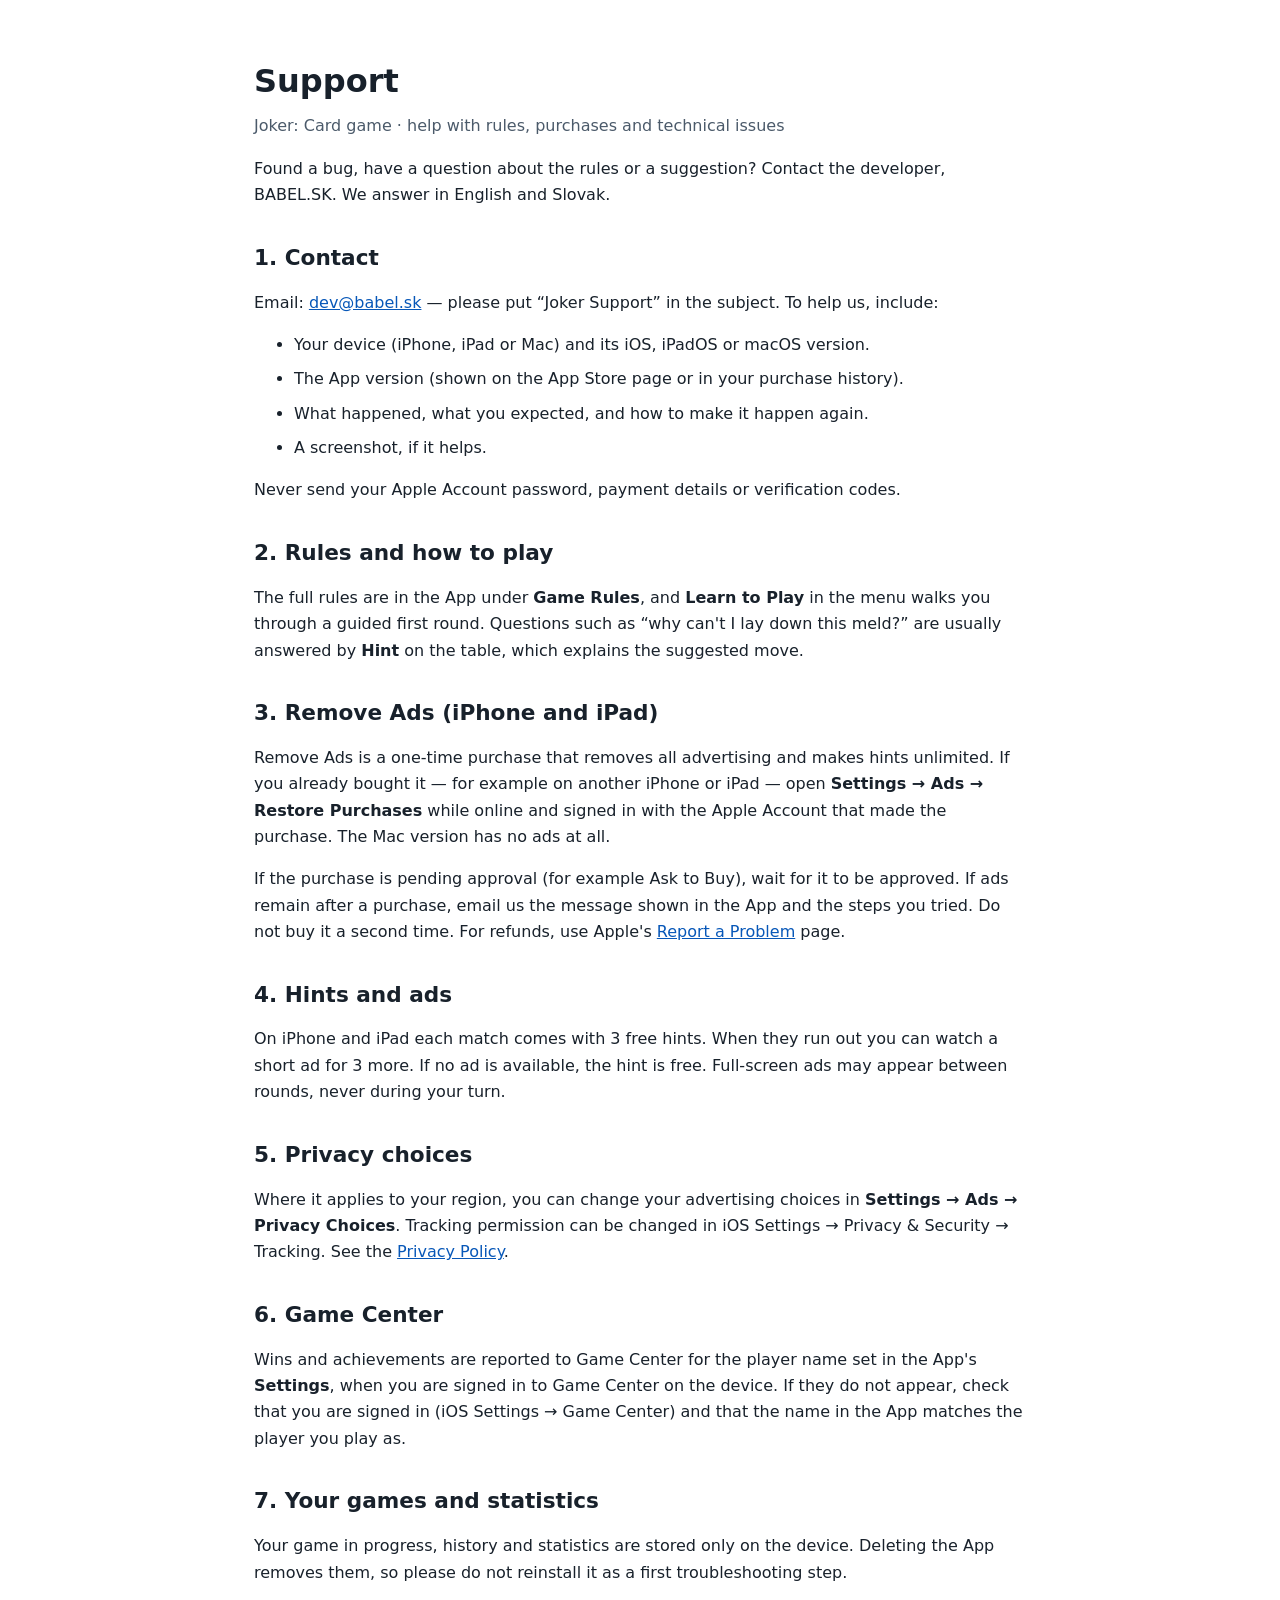
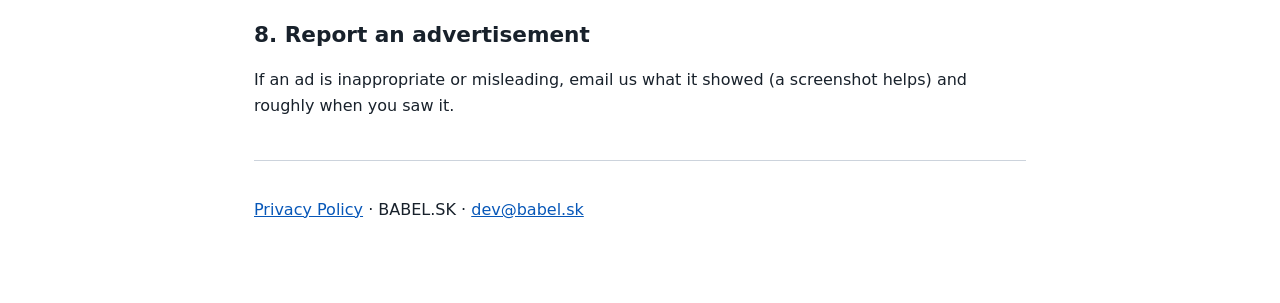
<file: joker/support/index.html>
<!DOCTYPE html>
<html lang="en">
<head>
    <meta charset="UTF-8">
    <meta name="viewport" content="width=device-width, initial-scale=1">
    <meta name="color-scheme" content="light dark">
    <meta name="description" content="Support for Joker: Card game.">
    <title>Support — Joker</title>
    <link rel="stylesheet" href="../style.css">
</head>
<body>
<main>
    <h1>Support</h1>
    <p class="subtitle">Joker: Card game · help with rules, purchases and technical issues</p>

    <p>
        Found a bug, have a question about the rules or a suggestion? Contact the developer, BABEL.SK.
        We answer in English and Slovak.
    </p>

    <h2>1. Contact</h2>
    <p>
        Email: <a href="mailto:dev@babel.sk?subject=ZOLIK%20Support">dev@babel.sk</a> — please put
        “Joker Support” in the subject. To help us, include:
    </p>
    <ul>
        <li>Your device (iPhone, iPad or Mac) and its iOS, iPadOS or macOS version.</li>
        <li>The App version (shown on the App Store page or in your purchase history).</li>
        <li>What happened, what you expected, and how to make it happen again.</li>
        <li>A screenshot, if it helps.</li>
    </ul>
    <p>Never send your Apple Account password, payment details or verification codes.</p>

    <h2>2. Rules and how to play</h2>
    <p>
        The full rules are in the App under <strong>Game Rules</strong>, and <strong>Learn to Play</strong> in
        the menu walks you through a guided first round. Questions such as “why can't I lay down this meld?” are
        usually answered by <strong>Hint</strong> on the table, which explains the suggested move.
    </p>

    <h2>3. Remove Ads (iPhone and iPad)</h2>
    <p>
        Remove Ads is a one-time purchase that removes all advertising and makes hints unlimited. If you already
        bought it — for example on another iPhone or iPad — open <strong>Settings → Ads → Restore
        Purchases</strong> while online and signed in with the Apple Account that made the purchase.
        The Mac version has no ads at all.
    </p>
    <p>
        If the purchase is pending approval (for example Ask to Buy), wait for it to be approved. If ads remain
        after a purchase, email us the message shown in the App and the steps you tried. Do not buy it a second
        time. For refunds, use Apple's
        <a href="https://reportaproblem.apple.com">Report a Problem</a> page.
    </p>

    <h2>4. Hints and ads</h2>
    <p>
        On iPhone and iPad each match comes with 3 free hints. When they run out you can watch a short ad for 3
        more. If no ad is available, the hint is free. Full-screen ads may appear between rounds, never during
        your turn.
    </p>

    <h2>5. Privacy choices</h2>
    <p>
        Where it applies to your region, you can change your advertising choices in
        <strong>Settings → Ads → Privacy Choices</strong>. Tracking permission can be changed in iOS
        Settings → Privacy &amp; Security → Tracking. See the <a href="../">Privacy Policy</a>.
    </p>

    <h2>6. Game Center</h2>
    <p>
        Wins and achievements are reported to Game Center for the player name set in the App's
        <strong>Settings</strong>, when you are signed in to Game Center on the device. If they do not
        appear, check that you are signed in (iOS Settings → Game Center) and that the name in the App matches
        the player you play as.
    </p>

    <h2>7. Your games and statistics</h2>
    <p>
        Your game in progress, history and statistics are stored only on the device. Deleting the App removes
        them, so please do not reinstall it as a first troubleshooting step.
    </p>

    <h2>8. Report an advertisement</h2>
    <p>
        If an ad is inappropriate or misleading, email us what it showed (a screenshot helps) and roughly when
        you saw it.
    </p>

    <footer>
        <p><a href="../">Privacy Policy</a> · BABEL.SK · <a href="mailto:dev@babel.sk">dev@babel.sk</a></p>
    </footer>
</main>
</body>
</html>
</file>
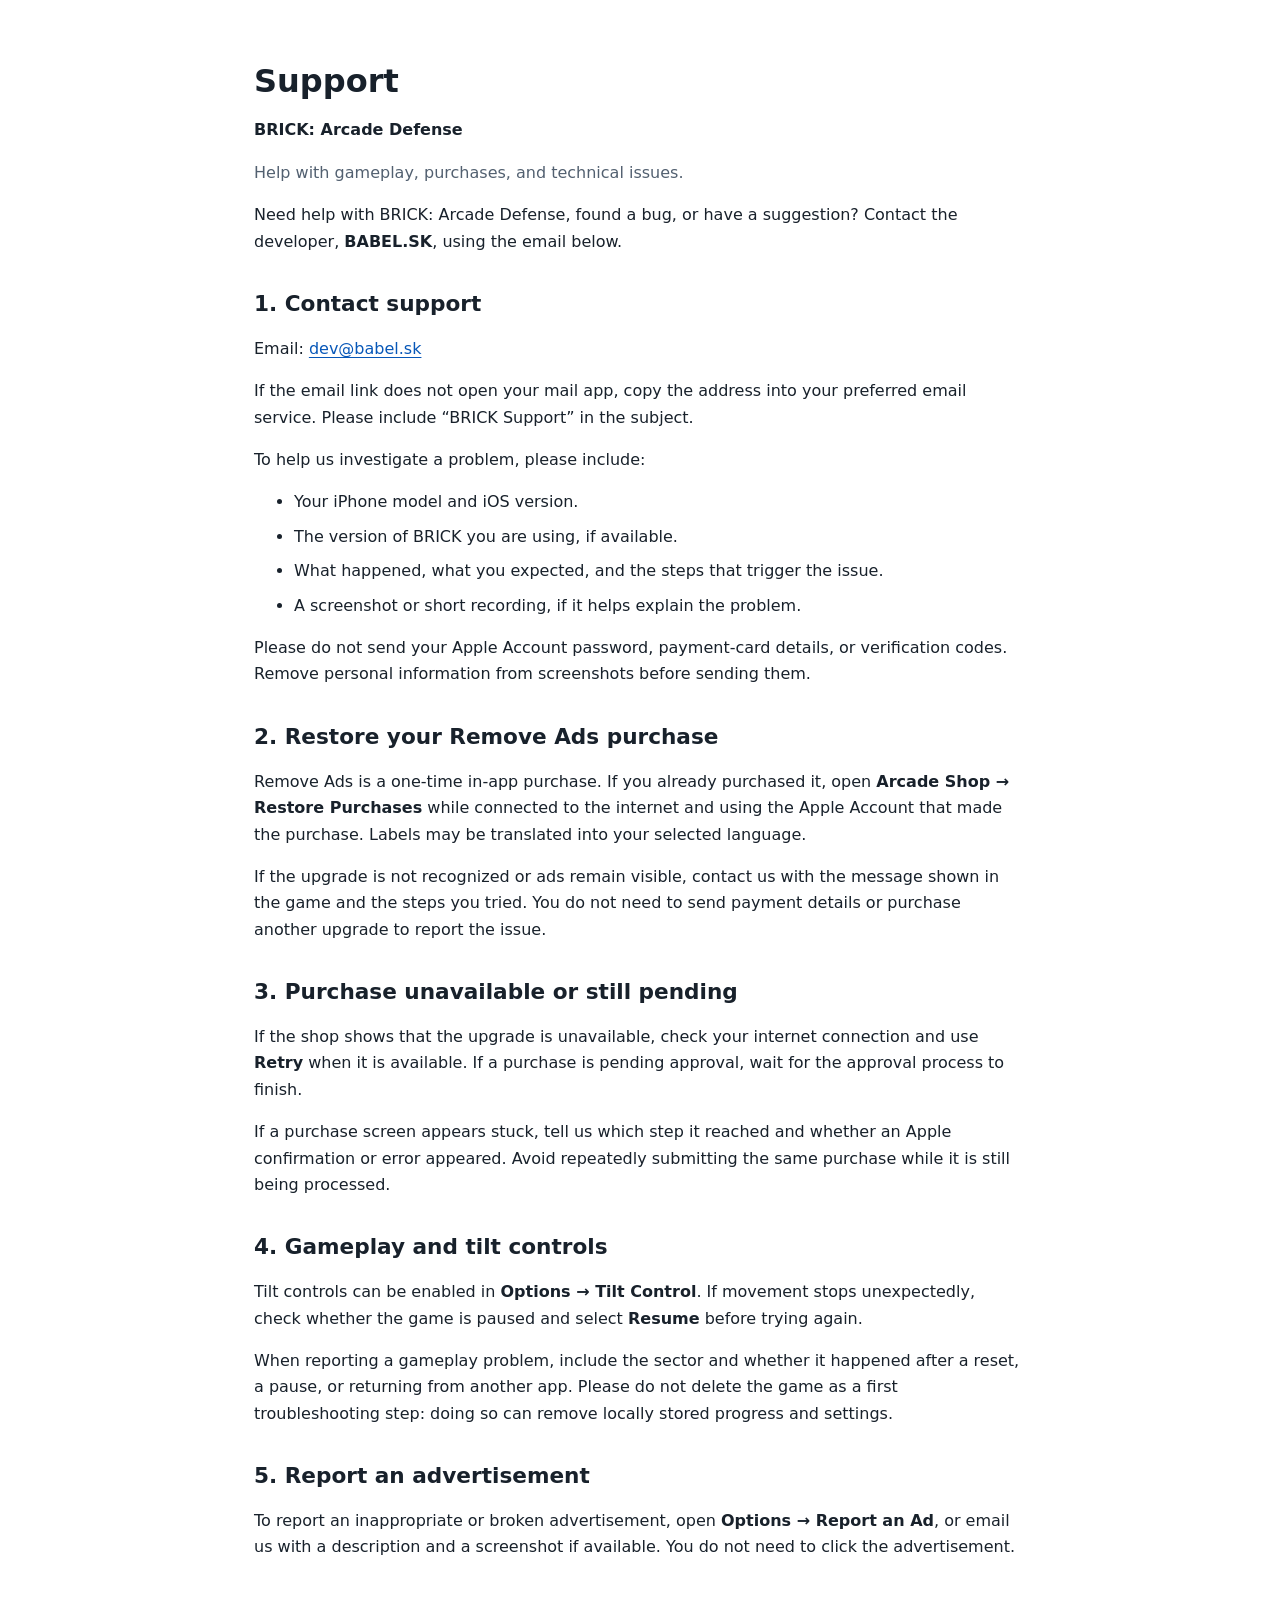
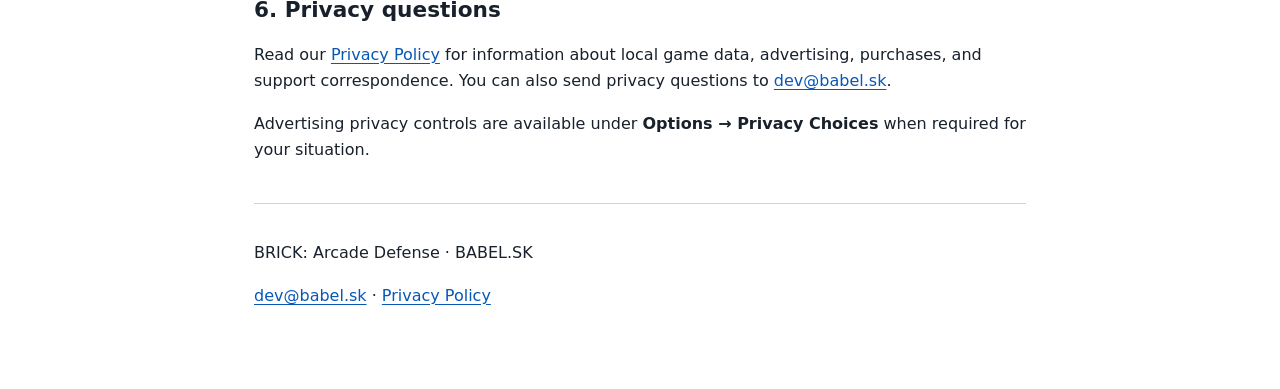
<file: contact.html>
<!DOCTYPE html>
<html lang="en">
<head>
    <meta charset="UTF-8">
    <meta name="viewport" content="width=device-width, initial-scale=1">
    <meta name="color-scheme" content="light dark">
    <meta name="description" content="Support for BRICK: Arcade Defense. Contact BABEL.SK for help with gameplay, Remove Ads purchases, or technical issues.">
    <title>Support — BRICK: Arcade Defense</title>
    <style>
          :root {
              color-scheme: light dark;
              font-family: system-ui, -apple-system, BlinkMacSystemFont,
                  "Segoe UI", sans-serif;
              line-height: 1.65;
              background: #ffffff;
              color: #18212b;
          }

          * {
              box-sizing: border-box;
          }

          body {
              margin: 0;
          }

          main {
              max-width: 820px;
              margin: 0 auto;
              padding: 40px 24px 64px;
          }

          h1, h2 {
              line-height: 1.25;
          }

          h1 {
              margin-bottom: 12px;
              font-size: 2rem;
          }

          h2 {
              margin-top: 36px;
              font-size: 1.35rem;
          }

          p, li {
              overflow-wrap: anywhere;
          }

          li + li {
              margin-top: 8px;
          }

          a {
              color: #0757b8;
              text-underline-offset: 3px;
          }

          a:focus-visible {
              outline: 3px solid currentColor;
              outline-offset: 4px;
          }

          .updated {
              color: #526070;
          }

          footer {
              margin-top: 40px;
              padding-top: 20px;
              border-top: 1px solid #ccd3dc;
          }

          @media (prefers-color-scheme: dark) {
              :root {
                  background: #101820;
                  color: #edf2f7;
              }

              a {
                  color: #8bc8ff;
              }

              .updated {
                  color: #b5c1ce;
              }

              footer {
                  border-color: #42505f;
              }
          }
      </style>
</head>
<body>
<main>
    <header>
        <h1>Support</h1>
        <p><strong>BRICK: Arcade Defense</strong></p>
        <p class="updated">Help with gameplay, purchases, and technical issues.</p>
    </header>

    <p>
        Need help with BRICK: Arcade Defense, found a bug, or have a suggestion?
        Contact the developer, <strong>BABEL.SK</strong>, using the email below.
    </p>

    <h2>1. Contact support</h2>
    <p>
        Email: <a href="mailto:dev@babel.sk?subject=BRICK%20Support">dev@babel.sk</a>
    </p>
    <p>
        If the email link does not open your mail app, copy the address into
        your preferred email service. Please include “BRICK Support” in the subject.
    </p>
    <p>To help us investigate a problem, please include:</p>
    <ul>
        <li>Your iPhone model and iOS version.</li>
        <li>The version of BRICK you are using, if available.</li>
        <li>What happened, what you expected, and the steps that trigger the issue.</li>
        <li>A screenshot or short recording, if it helps explain the problem.</li>
    </ul>
    <p>
        Please do not send your Apple Account password, payment-card details,
        or verification codes. Remove personal information from screenshots before sending them.
    </p>

    <h2>2. Restore your Remove Ads purchase</h2>
    <p>
        Remove Ads is a one-time in-app purchase. If you already purchased it,
        open <strong>Arcade Shop → Restore Purchases</strong> while connected
        to the internet and using the Apple Account that made the purchase.
        Labels may be translated into your selected language.
    </p>
    <p>
        If the upgrade is not recognized or ads remain visible, contact us with
        the message shown in the game and the steps you tried. You do not need
        to send payment details or purchase another upgrade to report the issue.
    </p>

    <h2>3. Purchase unavailable or still pending</h2>
    <p>
        If the shop shows that the upgrade is unavailable, check your internet
        connection and use <strong>Retry</strong> when it is available.
        If a purchase is pending approval, wait for the approval process to finish.
    </p>
    <p>
        If a purchase screen appears stuck, tell us which step it reached and
        whether an Apple confirmation or error appeared. Avoid repeatedly
        submitting the same purchase while it is still being processed.
    </p>

    <h2>4. Gameplay and tilt controls</h2>
    <p>
        Tilt controls can be enabled in <strong>Options → Tilt Control</strong>.
        If movement stops unexpectedly, check whether the game is paused and
        select <strong>Resume</strong> before trying again.
    </p>
    <p>
        When reporting a gameplay problem, include the sector and whether it
        happened after a reset, a pause, or returning from another app.
        Please do not delete the game as a first troubleshooting step:
        doing so can remove locally stored progress and settings.
    </p>

    <h2>5. Report an advertisement</h2>
    <p>
        To report an inappropriate or broken advertisement, open
        <strong>Options → Report an Ad</strong>, or email us with a description
        and a screenshot if available. You do not need to click the advertisement.
    </p>

    <h2>6. Privacy questions</h2>
    <p>
        Read our <a href="index.html">Privacy Policy</a> for information about
        local game data, advertising, purchases, and support correspondence.
        You can also send privacy questions to
        <a href="mailto:dev@babel.sk">dev@babel.sk</a>.
    </p>
    <p>
        Advertising privacy controls are available under
        <strong>Options → Privacy Choices</strong> when required for your situation.
    </p>

    <footer>
        <p>BRICK: Arcade Defense · BABEL.SK</p>
        <p><a href="mailto:dev@babel.sk">dev@babel.sk</a> · <a href="index.html">Privacy Policy</a></p>
    </footer>
</main>
</body>
</html>
</file>
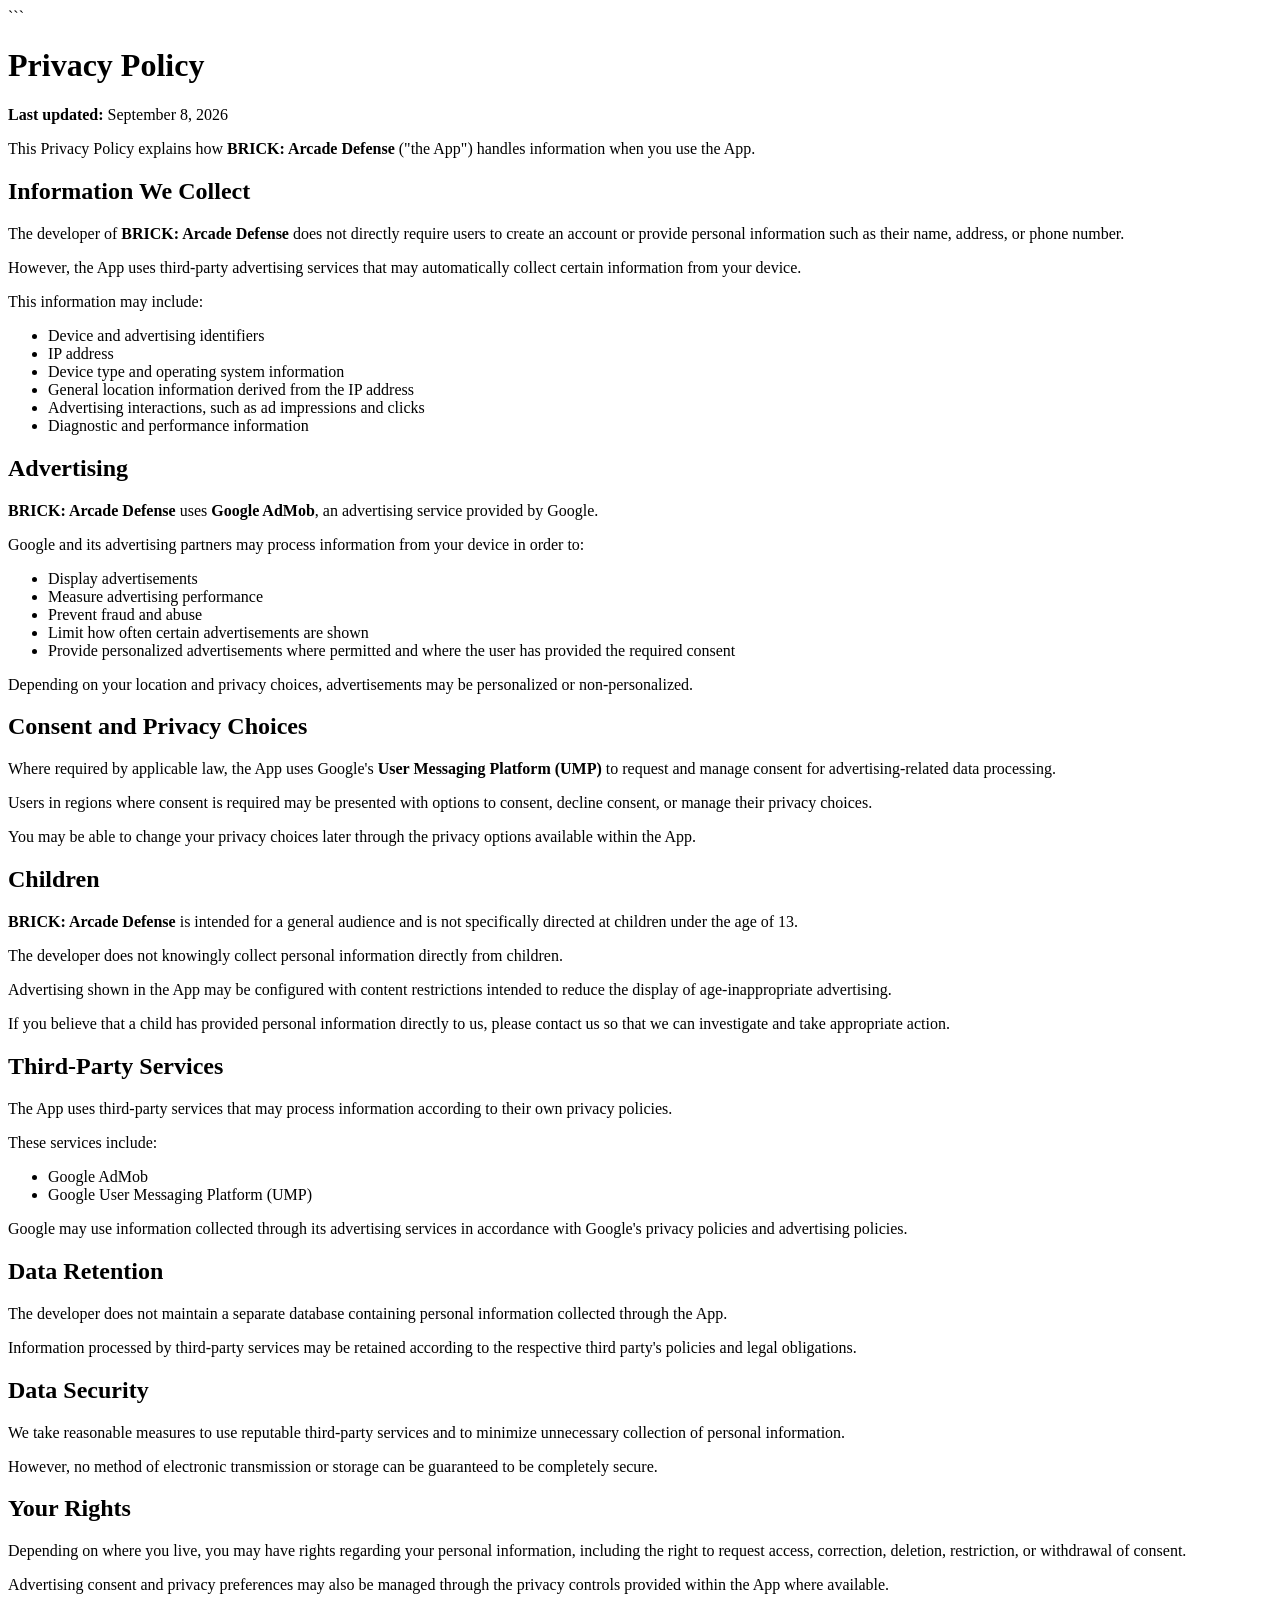
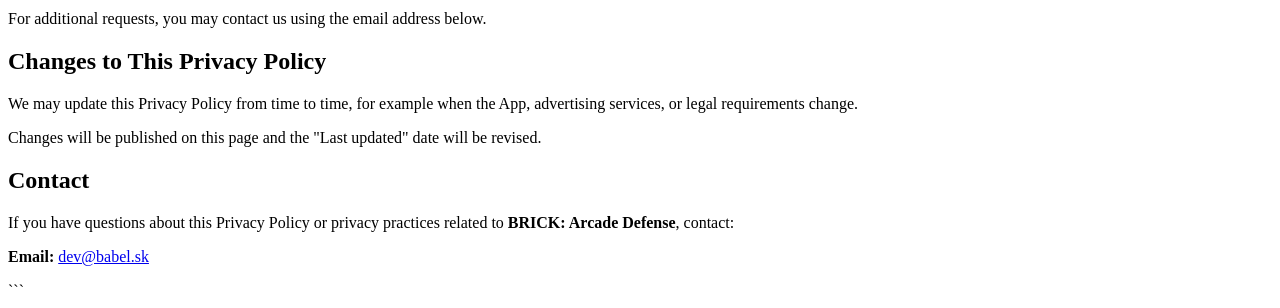
<file: privacy.html>
<!DOCTYPE html>

<html lang="en">
<head>
    <meta charset="UTF-8">
    <meta name="viewport" content="width=device-width, initial-scale=1.0">
    <title>Privacy Policy - BRICK: Arcade Defense</title>
</head>
<body>

```
<h1>Privacy Policy</h1>

<p><strong>Last updated:</strong> September 8, 2026</p>

<p>
    This Privacy Policy explains how <strong>BRICK: Arcade Defense</strong>
    ("the App") handles information when you use the App.
</p>

<h2>Information We Collect</h2>

<p>
    The developer of <strong>BRICK: Arcade Defense</strong> does not directly require users
    to create an account or provide personal information such as their name,
    address, or phone number.
</p>

<p>
    However, the App uses third-party advertising services that may automatically
    collect certain information from your device.
</p>

<p>This information may include:</p>

<ul>
    <li>Device and advertising identifiers</li>
    <li>IP address</li>
    <li>Device type and operating system information</li>
    <li>General location information derived from the IP address</li>
    <li>Advertising interactions, such as ad impressions and clicks</li>
    <li>Diagnostic and performance information</li>
</ul>

<h2>Advertising</h2>

<p>
    <strong>BRICK: Arcade Defense</strong> uses <strong>Google AdMob</strong>,
    an advertising service provided by Google.
</p>

<p>
    Google and its advertising partners may process information from your device
    in order to:
</p>

<ul>
    <li>Display advertisements</li>
    <li>Measure advertising performance</li>
    <li>Prevent fraud and abuse</li>
    <li>Limit how often certain advertisements are shown</li>
    <li>
        Provide personalized advertisements where permitted and where the user
        has provided the required consent
    </li>
</ul>

<p>
    Depending on your location and privacy choices, advertisements may be
    personalized or non-personalized.
</p>

<h2>Consent and Privacy Choices</h2>

<p>
    Where required by applicable law, the App uses Google's
    <strong>User Messaging Platform (UMP)</strong> to request and manage consent
    for advertising-related data processing.
</p>

<p>
    Users in regions where consent is required may be presented with options
    to consent, decline consent, or manage their privacy choices.
</p>

<p>
    You may be able to change your privacy choices later through the privacy
    options available within the App.
</p>

<h2>Children</h2>

<p>
    <strong>BRICK: Arcade Defense</strong> is intended for a general audience
    and is not specifically directed at children under the age of 13.
</p>

<p>
    The developer does not knowingly collect personal information directly
    from children.
</p>

<p>
    Advertising shown in the App may be configured with content restrictions
    intended to reduce the display of age-inappropriate advertising.
</p>

<p>
    If you believe that a child has provided personal information directly to us,
    please contact us so that we can investigate and take appropriate action.
</p>

<h2>Third-Party Services</h2>

<p>
    The App uses third-party services that may process information according
    to their own privacy policies.
</p>

<p>These services include:</p>

<ul>
    <li>Google AdMob</li>
    <li>Google User Messaging Platform (UMP)</li>
</ul>

<p>
    Google may use information collected through its advertising services
    in accordance with Google's privacy policies and advertising policies.
</p>

<h2>Data Retention</h2>

<p>
    The developer does not maintain a separate database containing personal
    information collected through the App.
</p>

<p>
    Information processed by third-party services may be retained according
    to the respective third party's policies and legal obligations.
</p>

<h2>Data Security</h2>

<p>
    We take reasonable measures to use reputable third-party services and
    to minimize unnecessary collection of personal information.
</p>

<p>
    However, no method of electronic transmission or storage can be guaranteed
    to be completely secure.
</p>

<h2>Your Rights</h2>

<p>
    Depending on where you live, you may have rights regarding your personal
    information, including the right to request access, correction, deletion,
    restriction, or withdrawal of consent.
</p>

<p>
    Advertising consent and privacy preferences may also be managed through
    the privacy controls provided within the App where available.
</p>

<p>
    For additional requests, you may contact us using the email address below.
</p>

<h2>Changes to This Privacy Policy</h2>

<p>
    We may update this Privacy Policy from time to time, for example when the App,
    advertising services, or legal requirements change.
</p>

<p>
    Changes will be published on this page and the "Last updated" date will be revised.
</p>

<h2>Contact</h2>

<p>
    If you have questions about this Privacy Policy or privacy practices related
    to <strong>BRICK: Arcade Defense</strong>, contact:
</p>

<p>
    <strong>Email:</strong>
    <a href="mailto:dev@babel.sk">dev@babel.sk</a>
</p>
```

</body>
</html>
</file>
<file: joker/style.css>
:root {
    color-scheme: light dark;
    font-family: system-ui, -apple-system, BlinkMacSystemFont, "Segoe UI", sans-serif;
    line-height: 1.65;
    background: #ffffff;
    color: #18212b;
}
* { box-sizing: border-box; }
body { margin: 0; }
main { max-width: 820px; margin: 0 auto; padding: 40px 24px 64px; }
h1, h2 { line-height: 1.25; }
h1 { margin-bottom: 12px; font-size: 2rem; }
h2 { margin-top: 36px; font-size: 1.35rem; }
p, li { overflow-wrap: anywhere; }
li + li { margin-top: 8px; }
a { color: #0757b8; }
.updated, .subtitle { color: #4b5a6a; margin-top: 0; }
footer { margin-top: 40px; padding-top: 20px; border-top: 1px solid #ccd3dc; }
@media (prefers-color-scheme: dark) {
    :root { background: #101820; color: #edf2f7; }
    a { color: #8bc8ff; }
    .updated, .subtitle { color: #b5c1ce; }
    footer { border-color: #42505f; }
}
</file>
